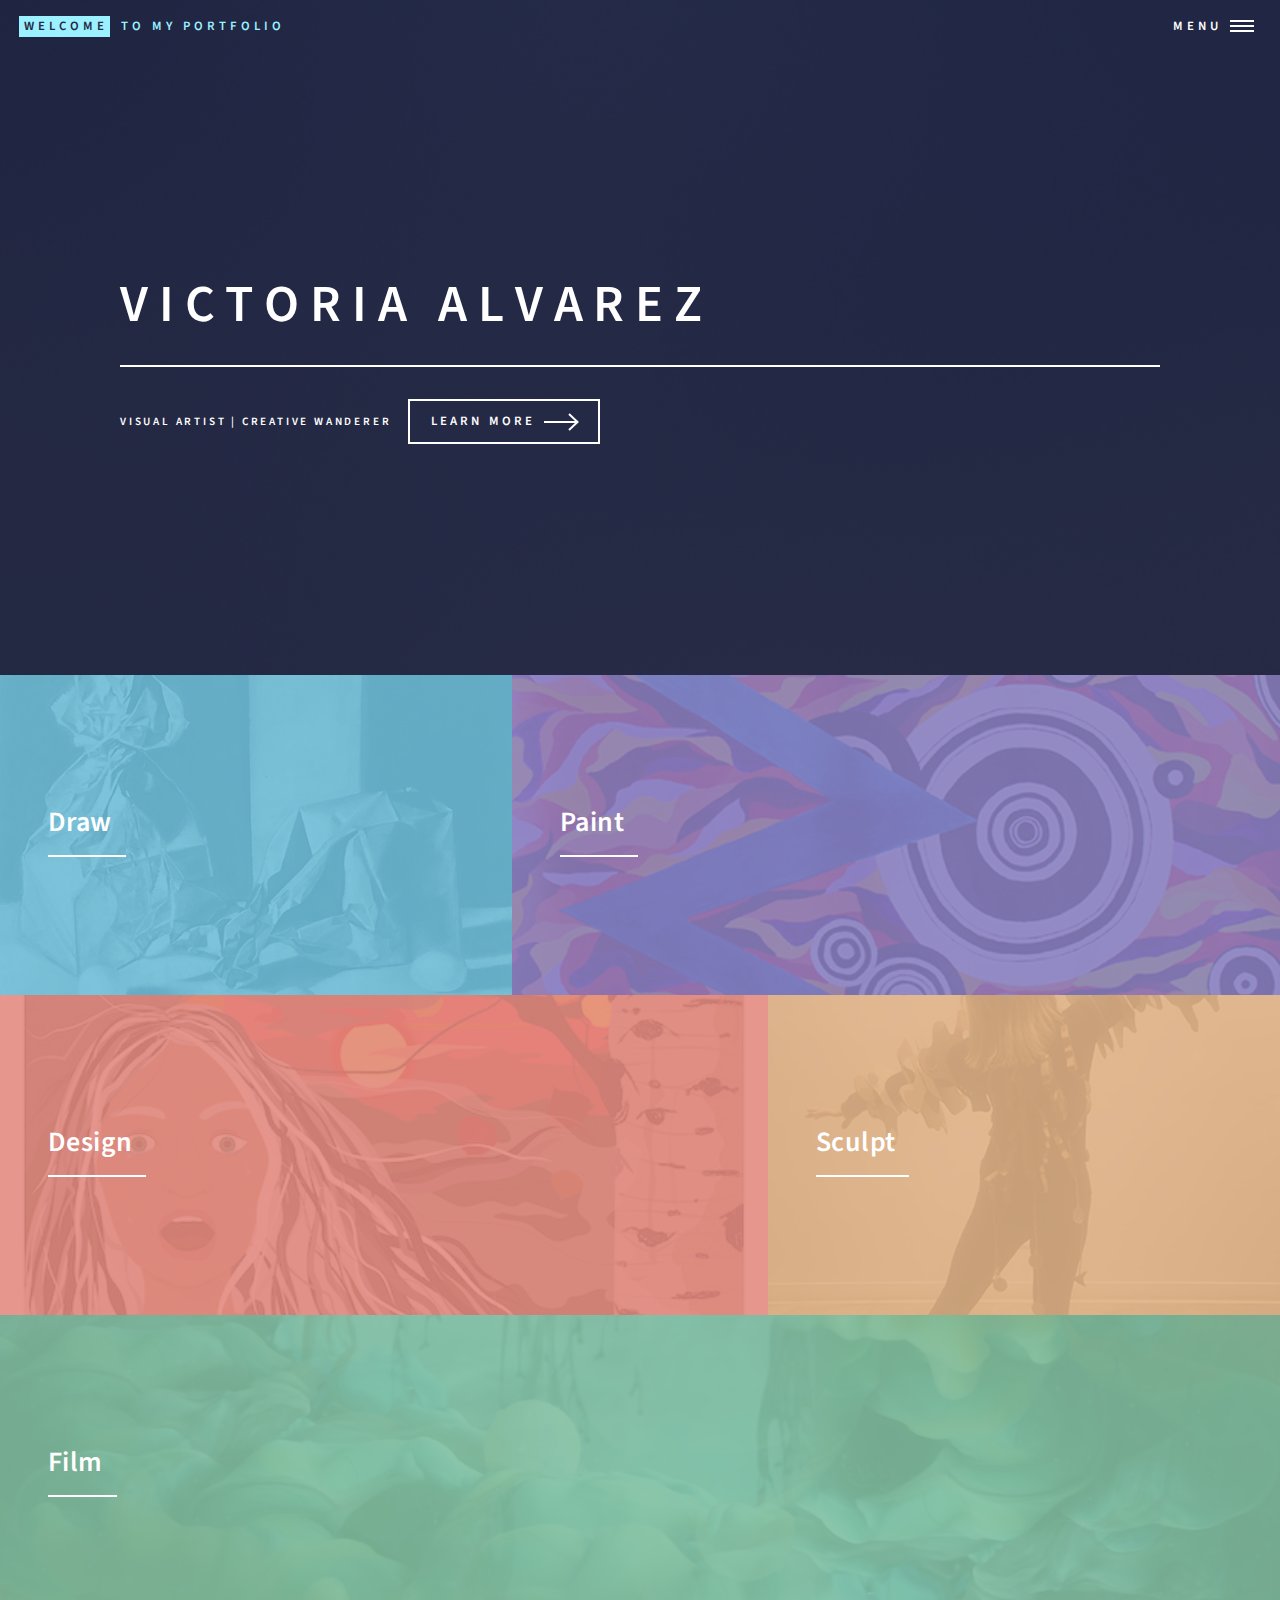
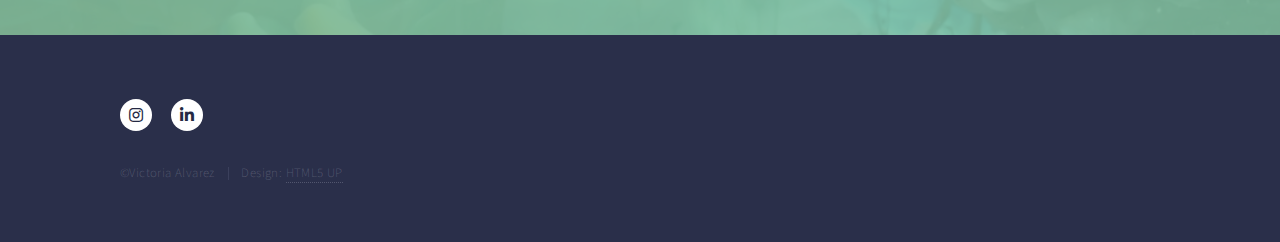
<file: index.html>
<!DOCTYPE HTML>
<!--
	Forty by HTML5 UP
	html5up.net | @ajlkn
	Free for personal and commercial use under the CCA 3.0 license (html5up.net/license)
-->
<html>
	<head>
		<title>Forty by HTML5 UP</title>
		<meta charset="utf-8" />
		<meta name="viewport" content="width=device-width, initial-scale=1, user-scalable=no" />
		<link rel="stylesheet" href="assets/css/main.css" />
		<noscript><link rel="stylesheet" href="assets/css/noscript.css" /></noscript>
	</head>
	<body class="is-preload">

		<!-- Wrapper -->
			<div id="wrapper">

				<!-- Header -->
					<header id="header" class="alt">
						<a href="index.html" class="logo"><strong>Welcome</strong> <span>to my Portfolio</span></a>
						<nav>
							<a href="#menu">Menu</a>
						</nav>
					</header>

				<!-- Menu -->
					<nav id="menu">
						<ul class="links">
							<li><a href="index.html">Home</a></li>
							<li><a href="Works.html">Works</a></li>
							<li><a href="About.html">About</a></li>
							<!-- <li><a href="elements.html">Elements</a></li> -->
						</ul>
					</nav>

				<!-- Banner -->
					<section id="banner" class="major">
						<div class="inner">
							<header class="major">
								<h1>V I C T O R I A &nbsp; A L V A R E Z</h1>
							</header>
							<div class="content">
								<p>Visual Artist | Creative Wanderer</p>
								<ul class="actions">
									<li><a href="About.html" class="button next scrolly">Learn More</a></li>
								</ul>
							</div>
						</div>
					</section>

				<!-- Main -->
					<div id="main">

						<!-- One -->
							<section id="one" class="tiles">
								<article>
									<span class="image">
										<img src="images/Draw/Paper_Bags_And_Eggs.jpg" alt="" />
									</span>
									<header class="major">
										<h3><a href="Draw.html" class="link">Draw</a></h3>
										<!-- <p>Ipsum dolor sit amet</p> -->
									</header>
								</article>
								<article>
									<span class="image">
										<img src="images/Paint/Bullseye.jpg" alt="" />
									</span>
									<header class="major">
										<h3><a href="Paint.html" class="link">Paint</a></h3>
										<!-- <p>feugiat amet tempus</p> -->
									</header>
								</article>
								<article>
									<span class="image">
										<img src="images/Design/Aspen_Image_2020.jpg" alt="" />
									</span>
									<header class="major">
										<h3><a href="Design.html" class="link">Design</a></h3>
										<!-- <p>Lorem etiam nullam</p> -->
									</header>
								</article>
								<article>
									<span class="image">
										<img src="images/Sculpt/Topo_Back_Wings.jpg" alt="" />
									</span>
									<header class="major">
										<h3><a href="Sculpt.html" class="link">Sculpt</a></h3>
										<!-- <p>Nisl sed aliquam</p> -->
									</header>
								</article>
								<article class="full-width green">
									<span class="image">
										<img src="images/Film/Sploosh_One.jpg" alt="" />
									</span>
									<header class="major">
										<h3><a href="Film.html" class="link">Film</a></h3>
										<!-- <p>Ipsum dolor sit amet</p> -->
									</header>
								</article>
								<!-- <articleclass="full-width">
									<span class="image">
										<img src="images/pic06.jpg" alt="" />
									</span>
									<header class="major">
										<h3><a href="landing.html" class="link">Etiam</a></h3>
										<p>Feugiat amet tempus</p>
									</header>
								</articleclass="full-width"> -->
							</section>

						<!-- Two -->
							<!-- <section id="two">
								<div class="inner">
									<header class="major">
										<h2>Massa libero</h2>
									</header>
									<p>Nullam et orci eu lorem consequat tincidunt vivamus et sagittis libero. Mauris aliquet magna magna sed nunc rhoncus pharetra. Pellentesque condimentum sem. In efficitur ligula tate urna. Maecenas laoreet massa vel lacinia pellentesque lorem ipsum dolor. Nullam et orci eu lorem consequat tincidunt. Vivamus et sagittis libero. Mauris aliquet magna magna sed nunc rhoncus amet pharetra et feugiat tempus.</p>
									<ul class="actions">
										<li><a href="landing.html" class="button next">Get Started</a></li>
									</ul>
								</div>
							</section>

					</div> -->

				<!-- Contact -->
					<!-- <section id="contact">
						<div class="inner">
							<section>
								<form method="post" action="#">
									<div class="fields">
										<div class="field half">
											<label for="name">Name</label>
											<input type="text" name="name" id="name" />
										</div>
										<div class="field half">
											<label for="email">Email</label>
											<input type="text" name="email" id="email" />
										</div>
										<div class="field">
											<label for="message">Message</label>
											<textarea name="message" id="message" rows="6"></textarea>
										</div>
									</div>
									<ul class="actions">
										<li><input type="submit" value="Send Message" class="primary" /></li>
										<li><input type="reset" value="Clear" /></li>
									</ul>
								</form>
							</section>
							<section class="split">
								<section>
									<div class="contact-method">
										<span class="icon solid alt fa-envelope"></span>
										<h3>Email</h3>
										<a href="#">information@untitled.tld</a>
									</div>
								</section>
								<section>
									<div class="contact-method">
										<span class="icon solid alt fa-phone"></span>
										<h3>Phone</h3>
										<span>(000) 000-0000 x12387</span>
									</div>
								</section>
								<section>
									<div class="contact-method">
										<span class="icon solid alt fa-home"></span>
										<h3>Address</h3>
										<span>1234 Somewhere Road #5432<br />
										Nashville, TN 00000<br />
										United States of America</span>
									</div>
								</section>
							</section>
						</div>
					</section> -->

				<!-- Footer -->
					<footer id="footer">
						<div class="inner">
							<ul class="icons">
								<!-- <li><a href="#" class="icon brands alt fa-twitter"><span class="label">Twitter</span></a></li>
								<li><a href="#" class="icon brands alt fa-facebook-f"><span class="label">Facebook</span></a></li> -->
								<li><a href="https://www.instagram.com/victoria_alvarez_art/" class="icon brands alt fa-instagram"><span class="label">Instagram</span></a></li>
								<!-- <li><a href="#" class="icon brands alt fa-github"><span class="label">GitHub</span></a></li> -->
								<li><a href="https://www.linkedin.com/in/victoria-a-alvarez" class="icon brands alt fa-linkedin-in"><span class="label">LinkedIn</span></a></li>
							</ul>
							<ul class="copyright">
								<li>&copy;Victoria Alvarez</li><li>Design: <a href="https://html5up.net">HTML5 UP</a></li>
							</ul>
						</div>
					</footer>

			</div>

		<!-- Scripts -->
			<script src="assets/js/jquery.min.js"></script>
			<script src="assets/js/jquery.scrolly.min.js"></script>
			<script src="assets/js/jquery.scrollex.min.js"></script>
			<script src="assets/js/browser.min.js"></script>
			<script src="assets/js/breakpoints.min.js"></script>
			<script src="assets/js/util.js"></script>
			<script src="assets/js/main.js"></script>

	</body>
</html>
</file>
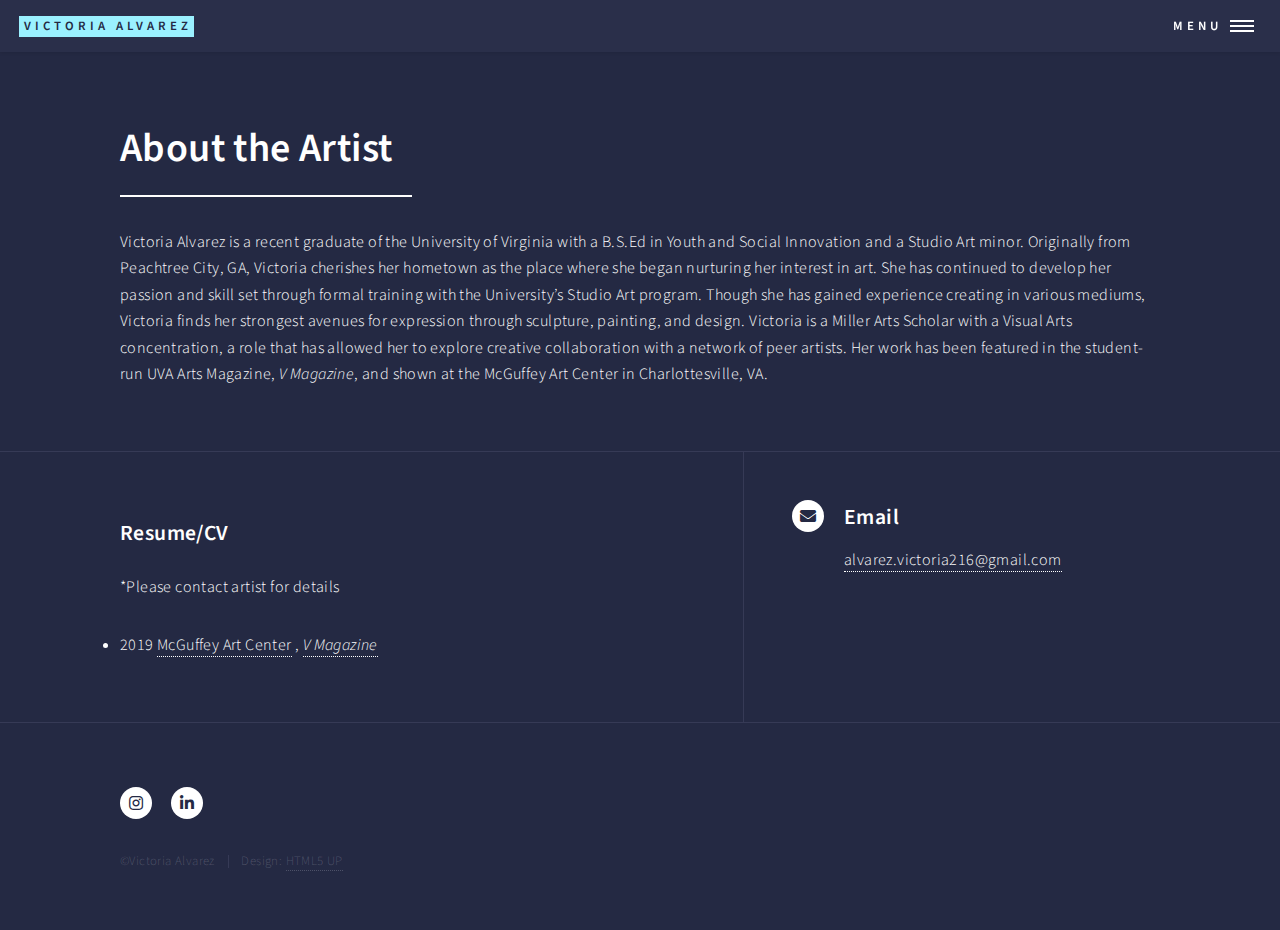
<file: About.html>
<!DOCTYPE HTML>
<!--
	Forty by HTML5 UP
	html5up.net | @ajlkn
	Free for personal and commercial use under the CCA 3.0 license (html5up.net/license)
-->
<html>
	<head>
		<title>Generic</title>
		<meta charset="utf-8" />
		<meta name="viewport" content="width=device-width, initial-scale=1, user-scalable=no" />
		<link rel="stylesheet" href="assets/css/main.css" />
		<noscript><link rel="stylesheet" href="assets/css/noscript.css" /></noscript>
	</head>
	<body class="is-preload">

		<!-- Wrapper -->
			<div id="wrapper">

				<!-- Header -->
					<header id="header">
						<a href="index.html" class="logo"><strong>Victoria <span>Alvarez</span></strong></a>
						<nav>
							<a href="#menu">Menu</a>
						</nav>
					</header>

				<!-- Menu -->
					<nav id="menu">
						<ul class="links">
							<li><a href="index.html">Home</a></li>
							<li><a href="Works.html">Works</a></li>
							<!-- <li><a href="landing.html">Landing</a></li> -->
							<!-- <li><a href="generic.html">Generic</a></li> -->
							<!-- <li><a href="elements.html">Elements</a></li> -->
						</ul>
						<ul class="actions stacked">
							<!-- <li><a href="#" class="button primary fit">Get Started</a></li> -->
							<!-- <li><a href="#" class="button fit">Log In</a></li> -->
						</ul>
					</nav>

				<!-- Main -->
					<div id="main" class="alt">

						<!-- One -->
						</section>
							<section id="one">
								<div class="inner">
									<header class="major">
										<h1>About the Artist</h1>
									</header>
									<p>Victoria Alvarez is a recent graduate of the University of Virginia with a B.S.Ed in Youth and Social Innovation and a Studio Art minor. Originally from Peachtree City, GA, Victoria cherishes her hometown as the place where she began nurturing her interest in art. She has continued to develop her passion and skill set through formal training with the University’s Studio Art program. Though she has gained experience creating in various mediums, Victoria finds her strongest avenues for expression through sculpture, painting, and design.  Victoria is a Miller Arts Scholar with a Visual Arts concentration, a role that has allowed her to explore creative collaboration with a network of peer artists. Her work has been featured in the student-run UVA Arts Magazine, <i>V Magazine</i>, and shown at the McGuffey Art Center in Charlottesville, VA.</p> 
									</p></p> 
									<p></p>
									<p></p>
								</div>
							</section>

					</div>

				<!-- Contact -->
					<section id="contact">
						<div class="inner">
							<section>
									<div class="inner">
										<header class="minor">
											<h3>Resume/CV</h3>
										</header> 
										<p>*Please contact artist for details</p>
										<p><li>2019 <a href="https://www.mcguffeyartcenter.com">McGuffey Art Center</a> , <a href="https://issuu.com/v-magazine-uva"><i>V Magazine</i></a></i></li></p>
									</div>
								<!-- <form method="post" action="#">
									<div class="fields">
										<div class="field half">
											<label for="name">Name</label>
											<input type="text" name="name" id="name" />
										</div>
										<div class="field half">
											<label for="email">Email</label>
											<input type="text" name="email" id="email" />
										</div>
										<div class="field">
											<label for="message">Message</label>
											<textarea name="message" id="message" rows="6"></textarea>
										</div>
									</div>
									<ul class="actions">
										<li><input type="submit" value="Send Message" class="primary" /></li>
										<li><input type="reset" value="Clear" /></li>
									</ul>
								</form> -->
							</section>
							<section class="split">
								<section>
									<div class="contact-method">
										<span class="icon solid alt fa-envelope"></span>
										<h3>Email</h3>
										<a href="#">alvarez.victoria216@gmail.com</a>
									</div>
								</section>
								<!-- <section>
									<div class="contact-method">
										<span class="icon solid alt fa-phone"></span>
										<h3>Phone</h3>
										<span>XXXXXXXXX</span>
									</div>
								</section>
								<section>
									<div class="contact-method">
										<span class="icon solid alt fa-home"></span>
										<h3>Address</h3>
										<span>1234 Somewhere Road #5432<br />
										Nashville, TN 00000<br />
										United States of America</span>
									</div>
								</section> -->
							</section>
						</div>
					</section>

				<!-- Footer -->
					<footer id="footer">
						<div class="inner">
							<ul class="icons">
								<!-- <li><a href="#" class="icon brands alt fa-twitter"><span class="label">Twitter</span></a></li>
								<li><a href="#" class="icon brands alt fa-facebook-f"><span class="label">Facebook</span></a></li> -->
								<li><a href="https://www.instagram.com/victoria_alvarez_art/" class="icon brands alt fa-instagram"><span class="label">Instagram</span></a></li>
								<!-- <li><a href="#" class="icon brands alt fa-github"><span class="label">GitHub</span></a></li> -->
								<li><a href="https://www.linkedin.com/in/victoria-a-alvarez" class="icon brands alt fa-linkedin-in"><span class="label">LinkedIn</span></a></li>
							</ul>
							<ul class="copyright">
								<li>&copy;Victoria Alvarez</li><li>Design: <a href="https://html5up.net">HTML5 UP</a></li>
							</ul>
						</div>
					</footer>

			</div>

		<!-- Scripts -->
			<script src="assets/js/jquery.min.js"></script>
			<script src="assets/js/jquery.scrolly.min.js"></script>
			<script src="assets/js/jquery.scrollex.min.js"></script>
			<script src="assets/js/browser.min.js"></script>
			<script src="assets/js/breakpoints.min.js"></script>
			<script src="assets/js/util.js"></script>
			<script src="assets/js/main.js"></script>

	</body>
</html>
</file>
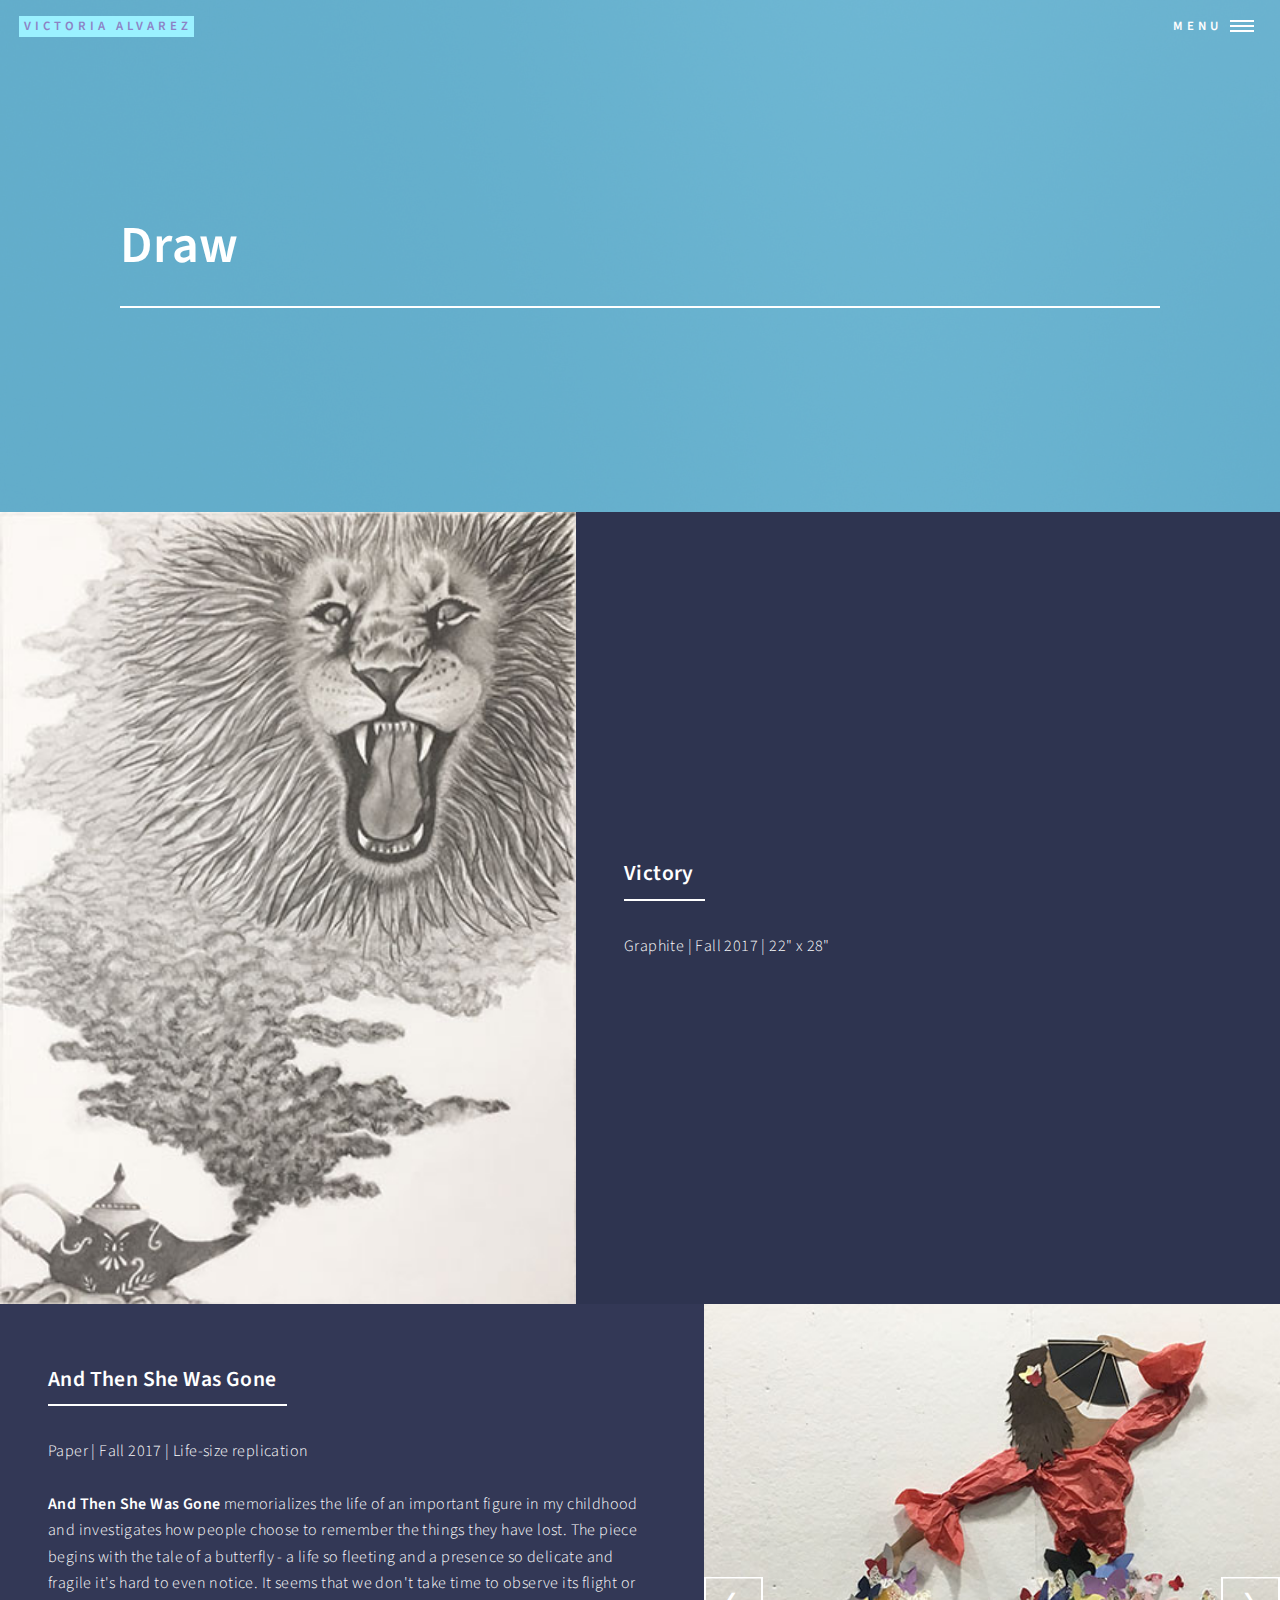
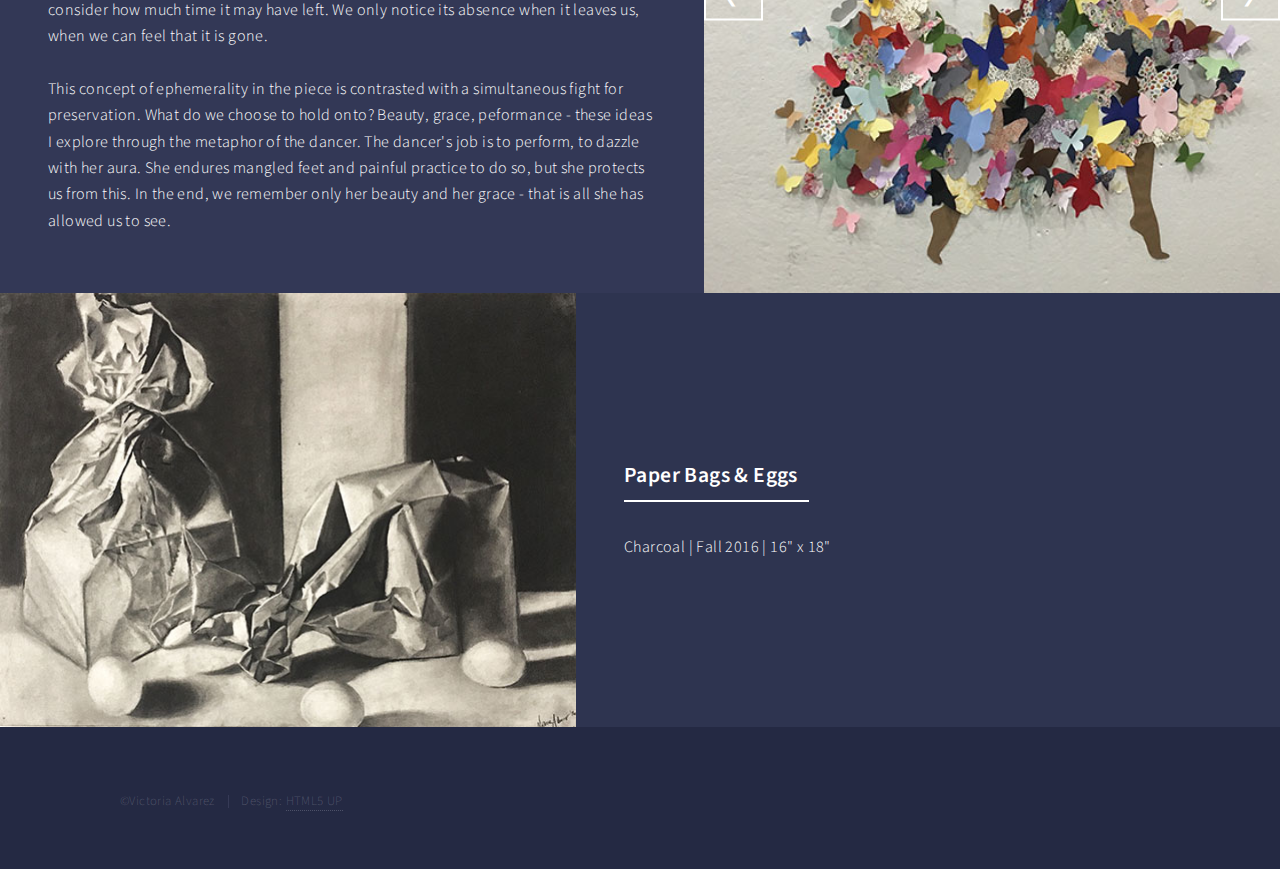
<file: Draw.html>
<!DOCTYPE HTML>
<!--
	Forty by HTML5 UP
	html5up.net | @ajlkn
	Free for personal and commercial use under the CCA 3.0 license (html5up.net/license)
-->
<html>
	<head>
		<title>Landing</title>
		<meta charset="utf-8" />
		<meta name="viewport" content="width=device-width, initial-scale=1, user-scalable=no" />
		<link rel="stylesheet" href="assets/css/main.css" />
		

		<noscript><link rel="stylesheet" href="assets/css/noscript.css" /></noscript>
	</head>
	<body class="is-preload">

		<!-- Wrapper -->
			<div id="wrapper">

				<!-- Header -->
				<!-- Note: The "styleN" class below should match that of the banner element. -->
					<header id="header" class="alt style2">
						<a href="index.html" class="logo"><strong>Victoria <span>Alvarez</span></strong></a>
						<nav>
							<a href="#menu">Menu</a>
						</nav>
					</header>

				<!-- Menu -->
				<nav id="menu">
					<ul class="links">
						<li><a href="index.html">Home</a></li>
						<li><a href="Works.html">Works</a></li>
						<li><a href="About.html">About</a></li>
					</ul>
					</ul>
				</nav>

				<!-- Banner -->
				<!-- Note: The "styleN" class below should match that of the header element. -->
					<section id="banner" class="style1">
						<div class="inner">
							<span class="image">
								<img src="images/pic07.jpg" alt="" />
							</span>
							<header class="major">
								<h1>Draw</h1>
							</header>
							<div class="content">
								<!-- <p>XXX</p> -->
							</div>
						</div>
					</section>

				<!-- Main -->
					<div id="main">

						<!-- One -->
							<!-- <section id="one"> -->
								<!-- <div class="inner">
									<header class="major">
										<h2>Sed amet aliquam</h2>
									</header>
									<p>Nullam et orci eu lorem consequat tincidunt vivamus et sagittis magna sed nunc rhoncus condimentum sem. In efficitur ligula tate urna. Maecenas massa vel lacinia pellentesque lorem ipsum dolor. Nullam et orci eu lorem consequat tincidunt. Vivamus et sagittis libero. Nullam et orci eu lorem consequat tincidunt vivamus et sagittis magna sed nunc rhoncus condimentum sem. In efficitur ligula tate urna.</p>
								</div>
							</section> -->

						<!-- Two -->
							<section id="two" class="spotlights">
								<section>
									<a class="image">
										<img src="images/Draw/My_Name.jpg" alt="" data-position="center center" />
										<!-- <img src="images/Draw/Lion_Drawing.jpg" alt="" data-position="center center" /> -->
									</a>
									<div class="content">
										<div class="inner">
											<header class="major">
												<h3>Victory</h3>
											</header>
											<p>Graphite | Fall 2017 | 22" x 28"</p>
										</div>
									</div>
								</section>
								<section>
									<a class="image">
										<img class="mySlides" src="images/Draw/Butterflies_One.jpg" alt="" data-position="top center" />
										<img class="mySlides" src="images/Draw/Butterflies_Me.jpg" alt="" />
										<img class="mySlides" src="images/Draw/Butterflies_Two.jpg" alt="" />								 
									
										<button class="w3-button w3-display-left" onclick="plusDivs(-1)">&#10094;</button>
										<button class="w3-button w3-display-right" onclick="plusDivs(+1)">&#10095;</button>
									 
										<script>
											var slideIndex = 1;
											showDivs(slideIndex);
									 
											function plusDivs(n) {
												showDivs(slideIndex += n);
											}
									 
											function showDivs(n) {
												var i;
												var x = document.getElementsByClassName("mySlides");
												if (n > x.length) { slideIndex = 1 }
												if (n < 1) { slideIndex = x.length }
												for (i = 0; i < x.length; i++) {
													x[i].style.display = "none";
												}
												x[slideIndex - 1].style.display = "block";
											}
										</script>
									 
									</a>
									<div class="content">
										<div class="inner">
											<header class="major">
												<h3>And Then She Was Gone</h3>
											</header>
											<p> Paper | Fall 2017 | Life-size replication </br> </br> <strong> And Then She Was Gone</strong> memorializes the life of an important figure in my childhood and investigates how people choose to remember the things they have lost. The piece begins with the tale of a butterfly - a life so fleeting and a presence so delicate and fragile it's hard to even notice. It seems that we don't take time to observe its flight or consider how much time it may have left. We only notice its absence when it leaves us, when we can feel that it is gone. </br> </br> This concept of ephemerality in the piece is contrasted with a simultaneous fight for preservation. What do we choose to hold onto? Beauty, grace, peformance - these ideas I explore through the metaphor of the dancer. The dancer's job is to perform, to dazzle with her aura. She endures mangled feet and painful practice to do so, but she protects us from this. In the end, we remember only her beauty and her grace - that is all she has allowed us to see.</p>
										</div>
									</div>
								</section>
								<section>
									<a class="image">
										<img src="images/Draw/Paper_Bags_And_Eggs.jpg" alt="" data-position="25% 25%" />
									</a>
									<div class="content">
										<div class="inner">
											<header class="major">
												<h3>Paper Bags & Eggs</h3>
											</header>
											<p>Charcoal | Fall 2016 | 16" x 18"</p>
										</div>
									</div>
								</section>
							</section>

						<!-- Three -->
							<!-- <section id="three">
								<div class="inner">
									<header class="major">
										<h2>Massa libero</h2>
									</header>
									<p>Nullam et orci eu lorem consequat tincidunt vivamus et sagittis libero. Mauris aliquet magna magna sed nunc rhoncus pharetra. Pellentesque condimentum sem. In efficitur ligula tate urna. Maecenas laoreet massa vel lacinia pellentesque lorem ipsum dolor. Nullam et orci eu lorem consequat tincidunt. Vivamus et sagittis libero. Mauris aliquet magna magna sed nunc rhoncus amet pharetra et feugiat tempus.</p>
									<ul class="actions">
										<li><a href="generic.html" class="button next">Get Started</a></li>
									</ul>
								</div>
							</section> -->

					</div>
				<!-- Footer -->
					<footer id="footer">
						<div class="inner">
							<!-- <ul class="icons">
								<li><a href="#" class="icon brands alt fa-twitter"><span class="label">Twitter</span></a></li>
								<li><a href="#" class="icon brands alt fa-facebook-f"><span class="label">Facebook</span></a></li>
								<li><a href="#" class="icon brands alt fa-instagram"><span class="label">Instagram</span></a></li>
								<li><a href="#" class="icon brands alt fa-github"><span class="label">GitHub</span></a></li>
								<li><a href="#" class="icon brands alt fa-linkedin-in"><span class="label">LinkedIn</span></a></li>
							</ul> -->
							<ul class="copyright">
								<li>&copy;Victoria Alvarez</li><li>Design: <a href="https://html5up.net">HTML5 UP</a></li>
							</ul>
						</div>
					</footer>

			</div>

		<!-- Scripts -->
			<script src="assets/js/jquery.min.js"></script>
			<script src="assets/js/jquery.scrolly.min.js"></script>
			<script src="assets/js/jquery.scrollex.min.js"></script>
			<script src="assets/js/browser.min.js"></script>
			<script src="assets/js/breakpoints.min.js"></script>
			<script src="assets/js/util.js"></script>
			<script src="assets/js/main.js"></script>

	</body>
</html>
</file>
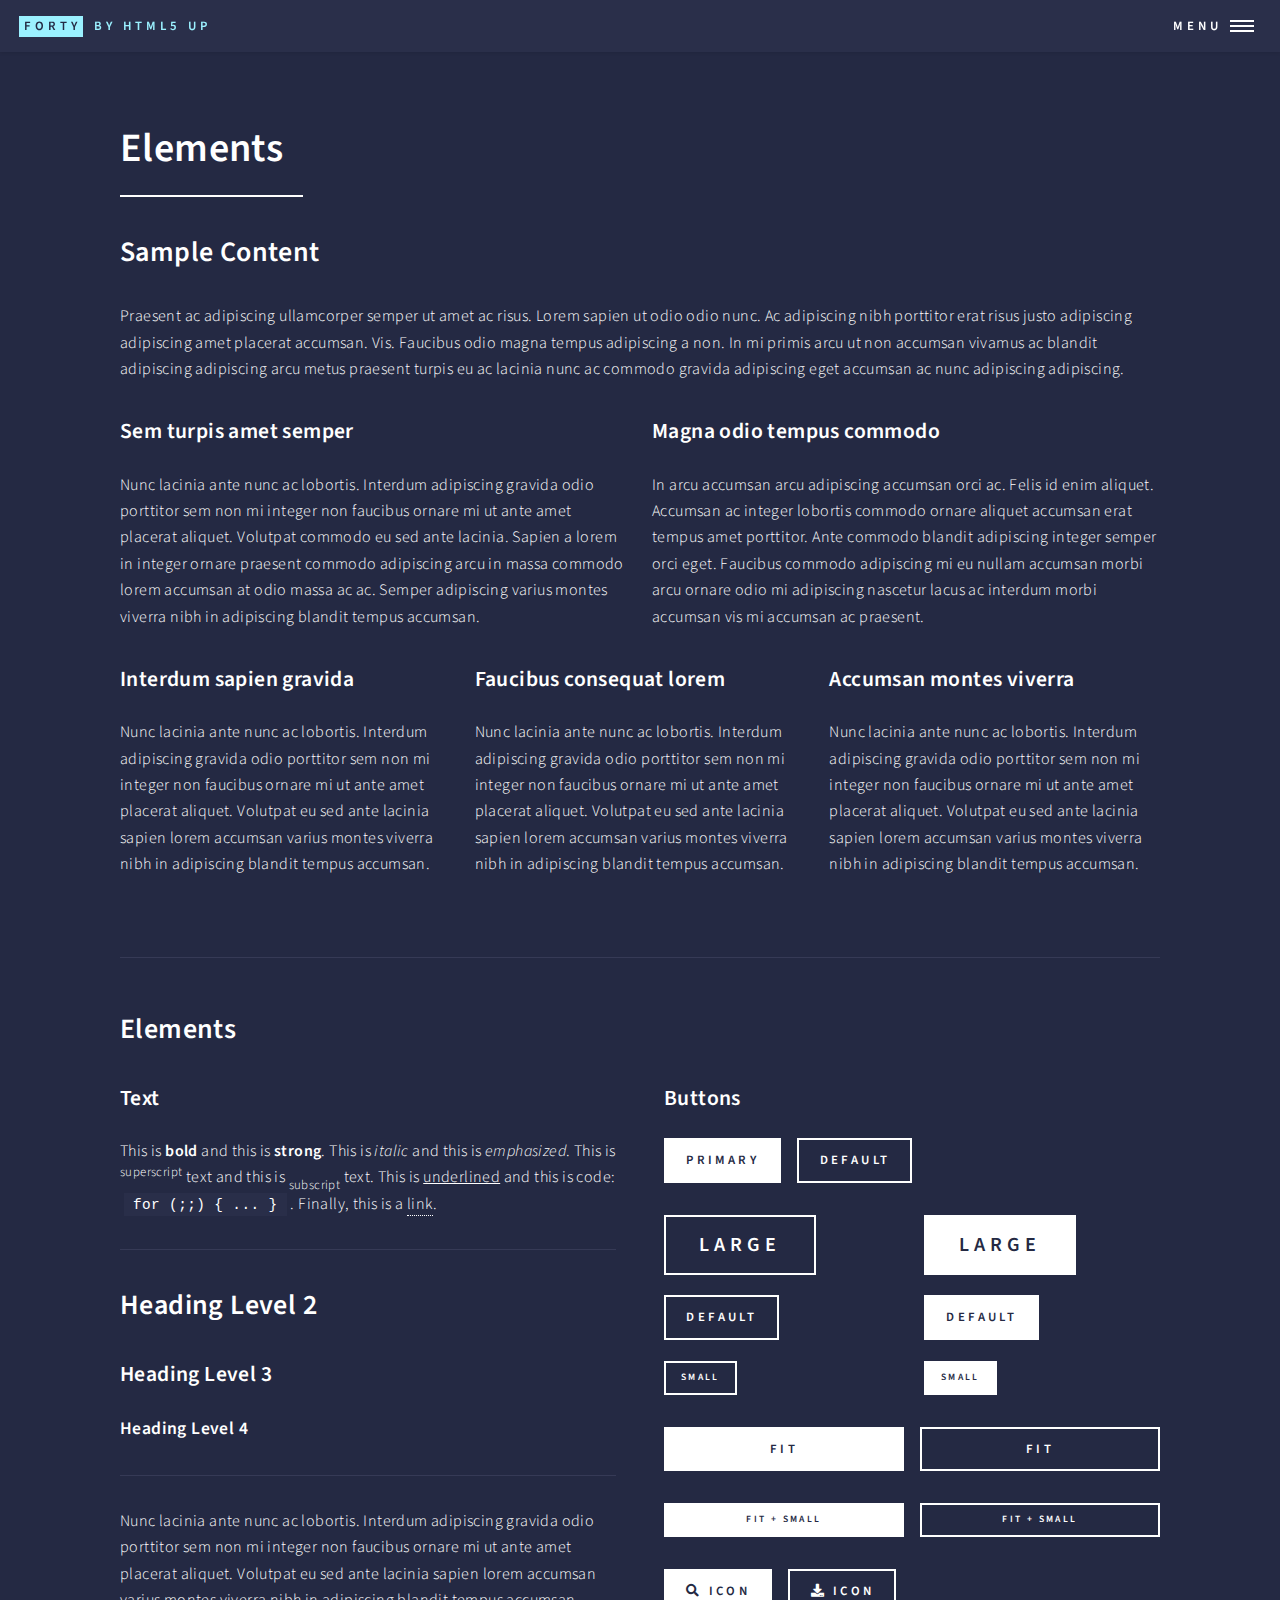
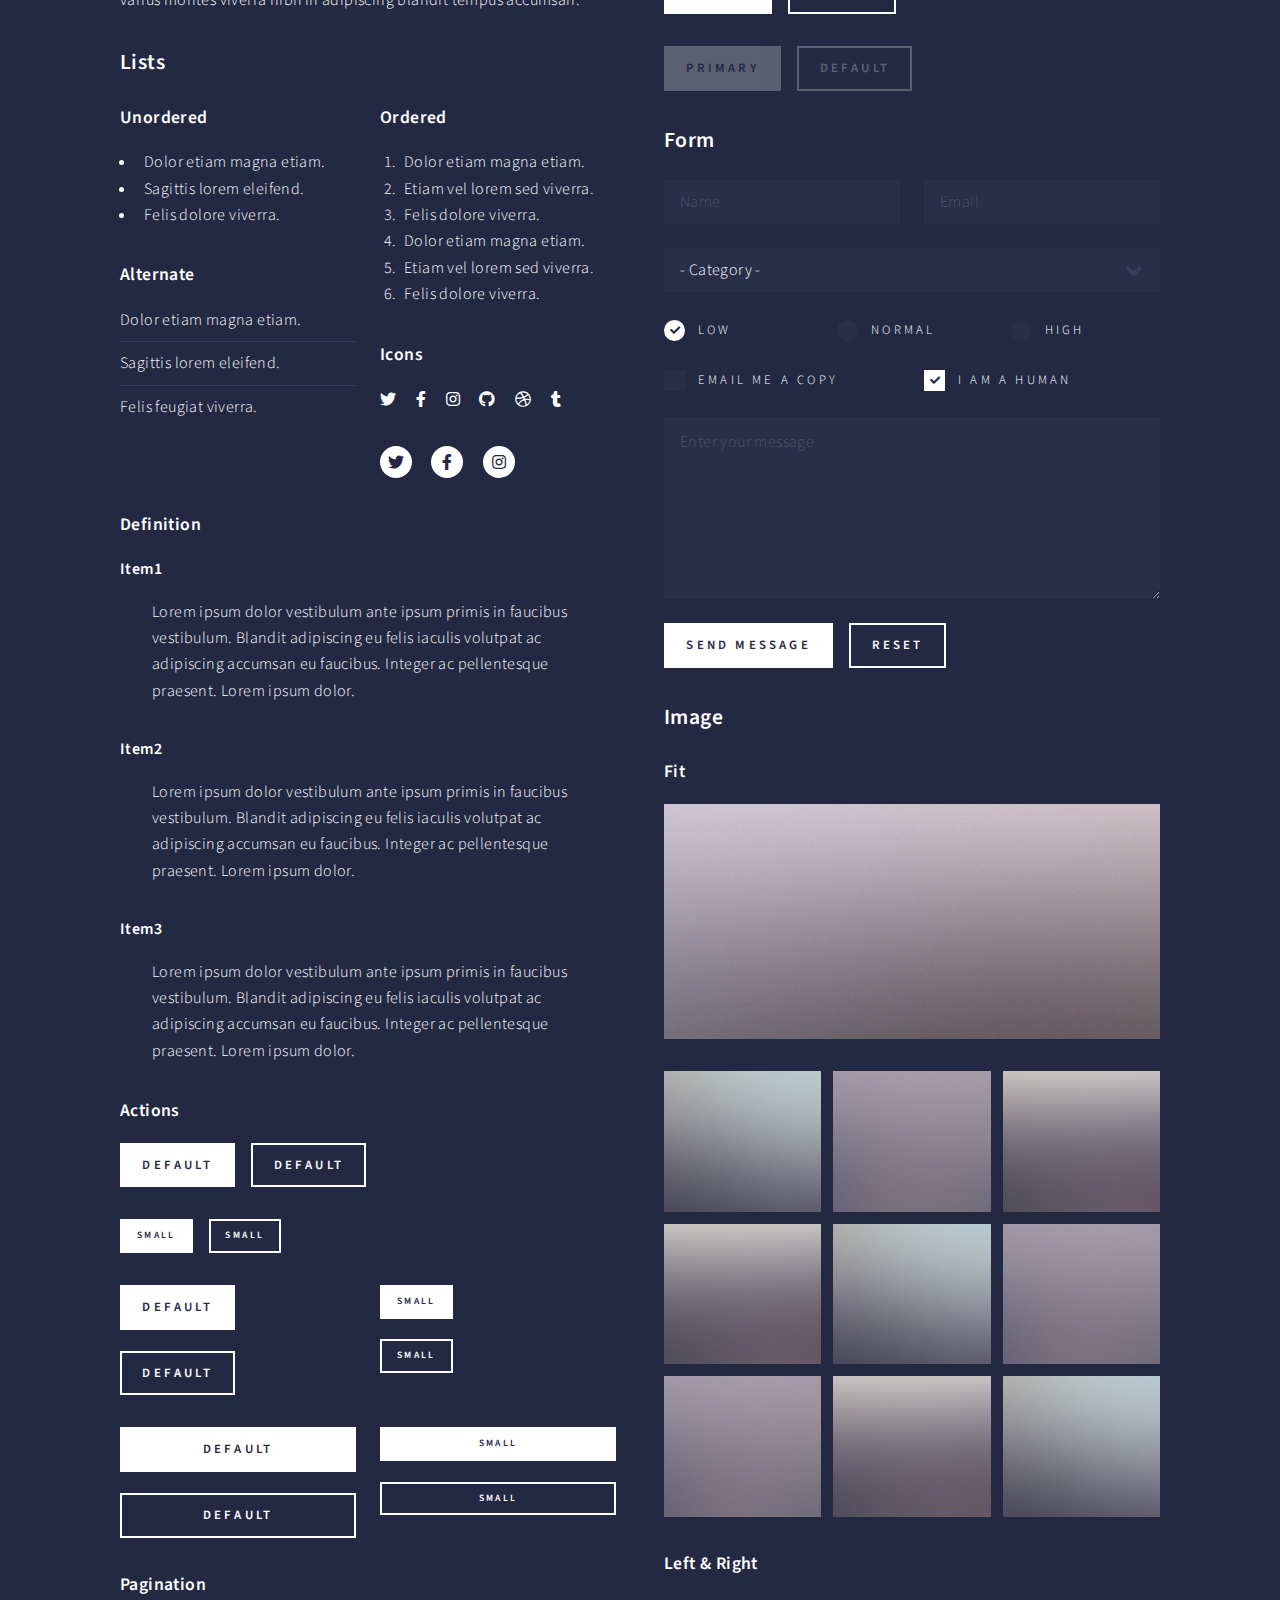
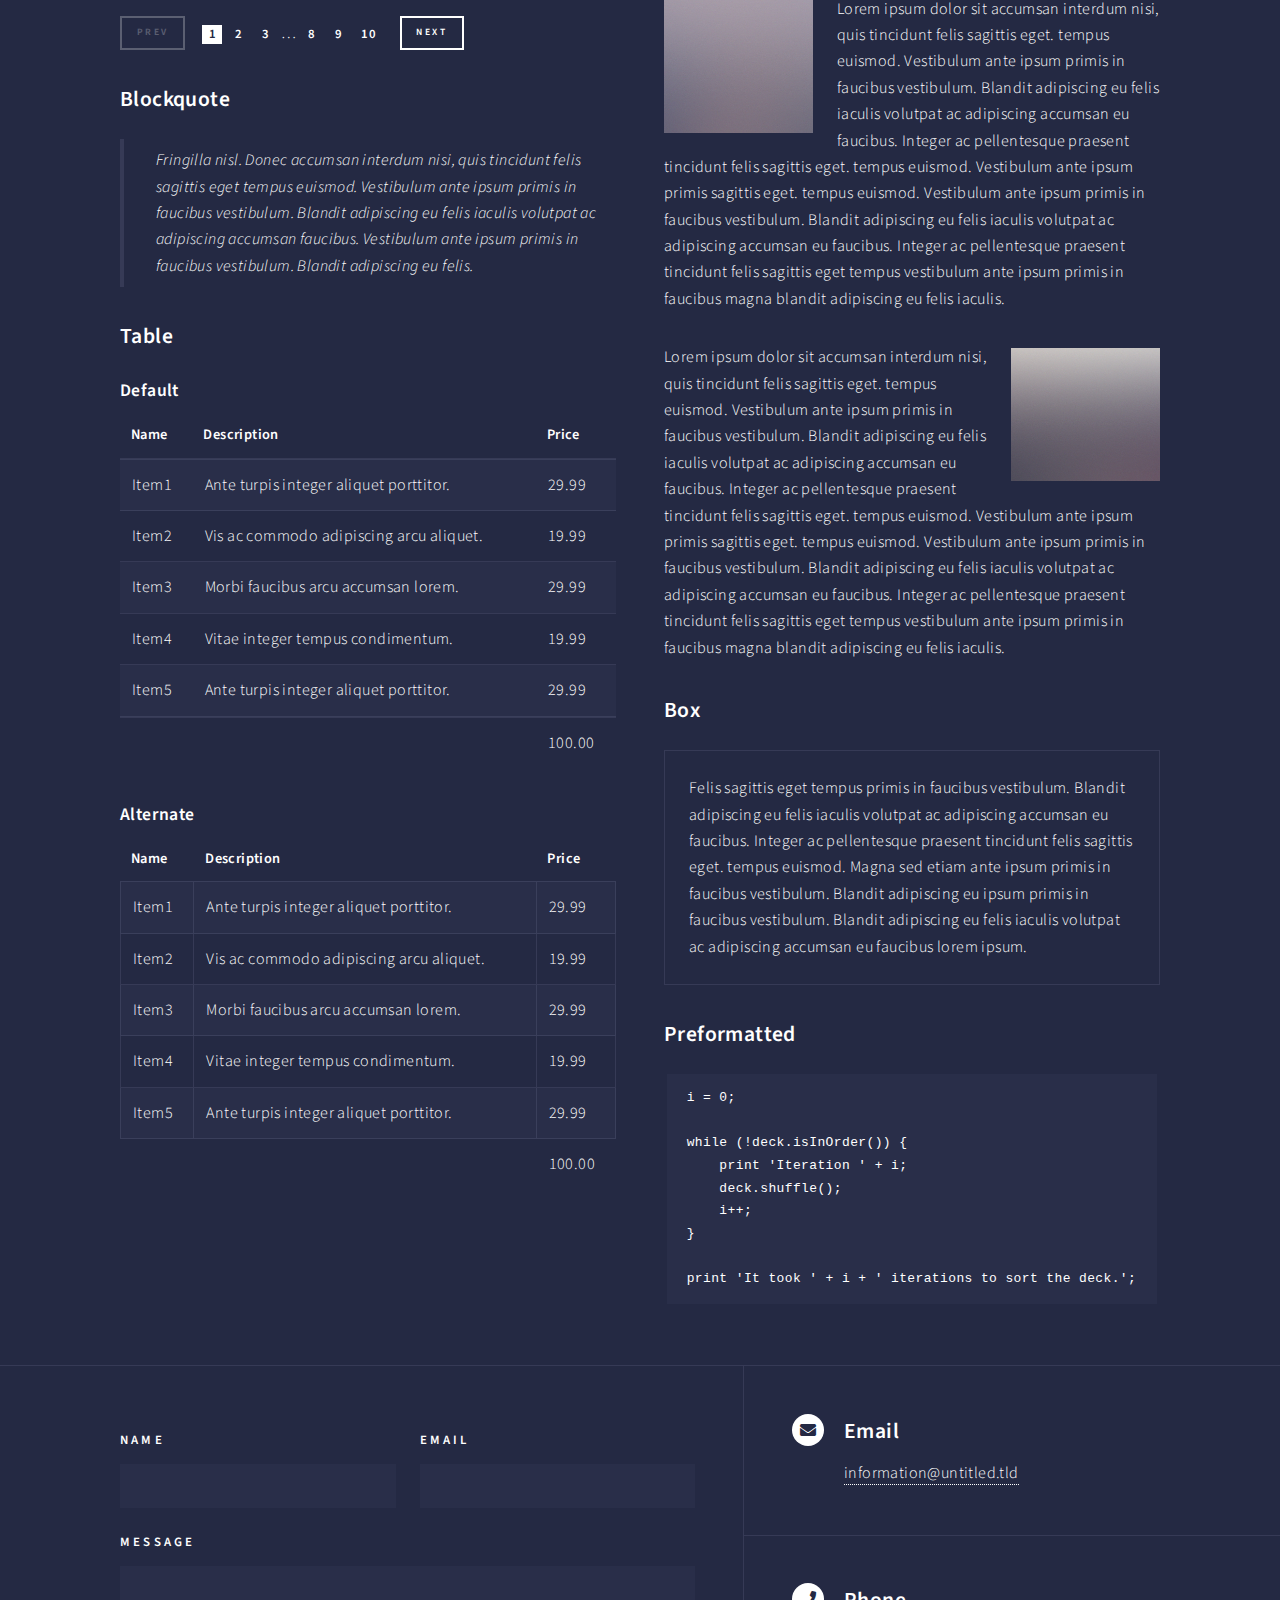
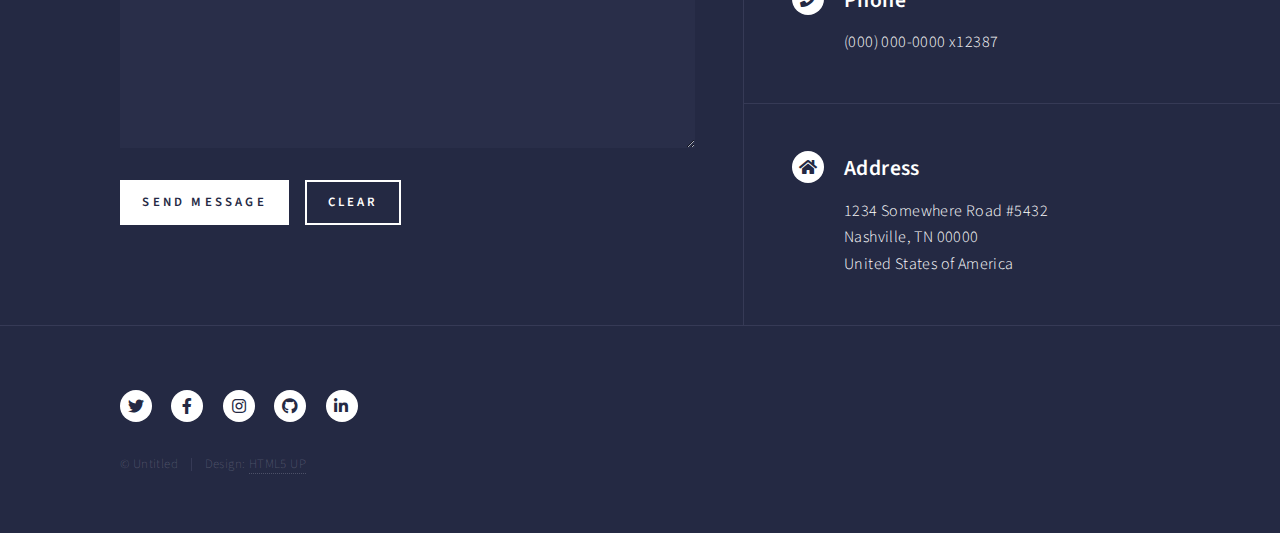
<file: elements.html>
<!DOCTYPE HTML>
<!--
	Forty by HTML5 UP
	html5up.net | @ajlkn
	Free for personal and commercial use under the CCA 3.0 license (html5up.net/license)
-->
<html>
	<head>
		<title>Elements - Forty by HTML5 UP</title>
		<meta charset="utf-8" />
		<meta name="viewport" content="width=device-width, initial-scale=1, user-scalable=no" />
		<link rel="stylesheet" href="assets/css/main.css" />
		<noscript><link rel="stylesheet" href="assets/css/noscript.css" /></noscript>
	</head>
	<body class="is-preload">

		<!-- Wrapper -->
			<div id="wrapper">

				<!-- Header -->
					<header id="header">
						<a href="index.html" class="logo"><strong>Forty</strong> <span>by HTML5 UP</span></a>
						<nav>
							<a href="#menu">Menu</a>
						</nav>
					</header>

				<!-- Menu -->
					<nav id="menu">
						<ul class="links">
							<li><a href="index.html">Home</a></li>
							<li><a href="landing.html">Landing</a></li>
							<li><a href="generic.html">Generic</a></li>
							<li><a href="elements.html">Elements</a></li>
						</ul>
						<ul class="actions stacked">
							<li><a href="#" class="button primary fit">Get Started</a></li>
							<li><a href="#" class="button fit">Log In</a></li>
						</ul>
					</nav>

				<!-- Main -->
					<div id="main" class="alt">

						<!-- One -->
							<section id="one">
								<div class="inner">
									<header class="major">
										<h1>Elements</h1>
									</header>

									<!-- Content -->
										<h2 id="content">Sample Content</h2>
										<p>Praesent ac adipiscing ullamcorper semper ut amet ac risus. Lorem sapien ut odio odio nunc. Ac adipiscing nibh porttitor erat risus justo adipiscing adipiscing amet placerat accumsan. Vis. Faucibus odio magna tempus adipiscing a non. In mi primis arcu ut non accumsan vivamus ac blandit adipiscing adipiscing arcu metus praesent turpis eu ac lacinia nunc ac commodo gravida adipiscing eget accumsan ac nunc adipiscing adipiscing.</p>
										<div class="row">
											<div class="col-6 col-12-small">
												<h3>Sem turpis amet semper</h3>
												<p>Nunc lacinia ante nunc ac lobortis. Interdum adipiscing gravida odio porttitor sem non mi integer non faucibus ornare mi ut ante amet placerat aliquet. Volutpat commodo eu sed ante lacinia. Sapien a lorem in integer ornare praesent commodo adipiscing arcu in massa commodo lorem accumsan at odio massa ac ac. Semper adipiscing varius montes viverra nibh in adipiscing blandit tempus accumsan.</p>
											</div>
											<div class="col-6 col-12-small">
												<h3>Magna odio tempus commodo</h3>
												<p>In arcu accumsan arcu adipiscing accumsan orci ac. Felis id enim aliquet. Accumsan ac integer lobortis commodo ornare aliquet accumsan erat tempus amet porttitor. Ante commodo blandit adipiscing integer semper orci eget. Faucibus commodo adipiscing mi eu nullam accumsan morbi arcu ornare odio mi adipiscing nascetur lacus ac interdum morbi accumsan vis mi accumsan ac praesent.</p>
											</div>
											<!-- Break -->
											<div class="col-4 col-12-medium">
												<h3>Interdum sapien gravida</h3>
												<p>Nunc lacinia ante nunc ac lobortis. Interdum adipiscing gravida odio porttitor sem non mi integer non faucibus ornare mi ut ante amet placerat aliquet. Volutpat eu sed ante lacinia sapien lorem accumsan varius montes viverra nibh in adipiscing blandit tempus accumsan.</p>
											</div>
											<div class="col-4 col-12-medium">
												<h3>Faucibus consequat lorem</h3>
												<p>Nunc lacinia ante nunc ac lobortis. Interdum adipiscing gravida odio porttitor sem non mi integer non faucibus ornare mi ut ante amet placerat aliquet. Volutpat eu sed ante lacinia sapien lorem accumsan varius montes viverra nibh in adipiscing blandit tempus accumsan.</p>
											</div>
											<div class="col-4 col-12-medium">
												<h3>Accumsan montes viverra</h3>
												<p>Nunc lacinia ante nunc ac lobortis. Interdum adipiscing gravida odio porttitor sem non mi integer non faucibus ornare mi ut ante amet placerat aliquet. Volutpat eu sed ante lacinia sapien lorem accumsan varius montes viverra nibh in adipiscing blandit tempus accumsan.</p>
											</div>
										</div>

									<hr class="major" />

									<!-- Elements -->
										<h2 id="elements">Elements</h2>
										<div class="row gtr-200">
											<div class="col-6 col-12-medium">

												<!-- Text stuff -->
													<h3>Text</h3>
													<p>This is <b>bold</b> and this is <strong>strong</strong>. This is <i>italic</i> and this is <em>emphasized</em>.
													This is <sup>superscript</sup> text and this is <sub>subscript</sub> text.
													This is <u>underlined</u> and this is code: <code>for (;;) { ... }</code>.
													Finally, this is a <a href="#">link</a>.</p>
													<hr />
													<h2>Heading Level 2</h2>
													<h3>Heading Level 3</h3>
													<h4>Heading Level 4</h4>
													<hr />
													<p>Nunc lacinia ante nunc ac lobortis. Interdum adipiscing gravida odio porttitor sem non mi integer non faucibus ornare mi ut ante amet placerat aliquet. Volutpat eu sed ante lacinia sapien lorem accumsan varius montes viverra nibh in adipiscing blandit tempus accumsan.</p>

												<!-- Lists -->
													<h3>Lists</h3>
													<div class="row">
														<div class="col-6 col-12-small">

															<h4>Unordered</h4>
															<ul>
																<li>Dolor etiam magna etiam.</li>
																<li>Sagittis lorem eleifend.</li>
																<li>Felis dolore viverra.</li>
															</ul>

															<h4>Alternate</h4>
															<ul class="alt">
																<li>Dolor etiam magna etiam.</li>
																<li>Sagittis lorem eleifend.</li>
																<li>Felis feugiat viverra.</li>
															</ul>

														</div>
														<div class="col-6 col-12-small">

															<h4>Ordered</h4>
															<ol>
																<li>Dolor etiam magna etiam.</li>
																<li>Etiam vel lorem sed viverra.</li>
																<li>Felis dolore viverra.</li>
																<li>Dolor etiam magna etiam.</li>
																<li>Etiam vel lorem sed viverra.</li>
																<li>Felis dolore viverra.</li>
															</ol>

															<h4>Icons</h4>
															<ul class="icons">
																<li><a href="#" class="icon brands fa-twitter"><span class="label">Twitter</span></a></li>
																<li><a href="#" class="icon brands fa-facebook-f"><span class="label">Facebook</span></a></li>
																<li><a href="#" class="icon brands fa-instagram"><span class="label">Instagram</span></a></li>
																<li><a href="#" class="icon brands fa-github"><span class="label">Github</span></a></li>
																<li><a href="#" class="icon brands fa-dribbble"><span class="label">Dribbble</span></a></li>
																<li><a href="#" class="icon brands fa-tumblr"><span class="label">Tumblr</span></a></li>
															</ul>
															<ul class="icons">
																<li><a href="#" class="icon brands alt fa-twitter"><span class="label">Twitter</span></a></li>
																<li><a href="#" class="icon brands alt fa-facebook-f"><span class="label">Facebook</span></a></li>
																<li><a href="#" class="icon brands alt fa-instagram"><span class="label">Instagram</span></a></li>
															</ul>

														</div>
													</div>
													<h4>Definition</h4>
													<dl>
														<dt>Item1</dt>
														<dd>
															<p>Lorem ipsum dolor vestibulum ante ipsum primis in faucibus vestibulum. Blandit adipiscing eu felis iaculis volutpat ac adipiscing accumsan eu faucibus. Integer ac pellentesque praesent. Lorem ipsum dolor.</p>
														</dd>
														<dt>Item2</dt>
														<dd>
															<p>Lorem ipsum dolor vestibulum ante ipsum primis in faucibus vestibulum. Blandit adipiscing eu felis iaculis volutpat ac adipiscing accumsan eu faucibus. Integer ac pellentesque praesent. Lorem ipsum dolor.</p>
														</dd>
														<dt>Item3</dt>
														<dd>
															<p>Lorem ipsum dolor vestibulum ante ipsum primis in faucibus vestibulum. Blandit adipiscing eu felis iaculis volutpat ac adipiscing accumsan eu faucibus. Integer ac pellentesque praesent. Lorem ipsum dolor.</p>
														</dd>
													</dl>

													<h4>Actions</h4>
													<ul class="actions">
														<li><a href="#" class="button primary">Default</a></li>
														<li><a href="#" class="button">Default</a></li>
													</ul>
													<ul class="actions small">
														<li><a href="#" class="button primary small">Small</a></li>
														<li><a href="#" class="button small">Small</a></li>
													</ul>
													<div class="row">
														<div class="col-6 col-12-small">
															<ul class="actions stacked">
																<li><a href="#" class="button primary">Default</a></li>
																<li><a href="#" class="button">Default</a></li>
															</ul>
														</div>
														<div class="col-6 col-12-small">
															<ul class="actions stacked">
																<li><a href="#" class="button primary small">Small</a></li>
																<li><a href="#" class="button small">Small</a></li>
															</ul>
														</div>
														<div class="col-6 col-12-small">
															<ul class="actions stacked">
																<li><a href="#" class="button primary fit">Default</a></li>
																<li><a href="#" class="button fit">Default</a></li>
															</ul>
														</div>
														<div class="col-6 col-12-small">
															<ul class="actions stacked">
																<li><a href="#" class="button primary small fit">Small</a></li>
																<li><a href="#" class="button small fit">Small</a></li>
															</ul>
														</div>
													</div>

													<h4>Pagination</h4>
													<ul class="pagination">
														<li><span class="button small disabled">Prev</span></li>
														<li><a href="#" class="page active">1</a></li>
														<li><a href="#" class="page">2</a></li>
														<li><a href="#" class="page">3</a></li>
														<li><span>&hellip;</span></li>
														<li><a href="#" class="page">8</a></li>
														<li><a href="#" class="page">9</a></li>
														<li><a href="#" class="page">10</a></li>
														<li><a href="#" class="button small">Next</a></li>
													</ul>

												<!-- Blockquote -->
													<h3>Blockquote</h3>
													<blockquote>Fringilla nisl. Donec accumsan interdum nisi, quis tincidunt felis sagittis eget tempus euismod. Vestibulum ante ipsum primis in faucibus vestibulum. Blandit adipiscing eu felis iaculis volutpat ac adipiscing accumsan faucibus. Vestibulum ante ipsum primis in faucibus vestibulum. Blandit adipiscing eu felis.</blockquote>

												<!-- Table -->
													<h3>Table</h3>

													<h4>Default</h4>
													<div class="table-wrapper">
														<table>
															<thead>
																<tr>
																	<th>Name</th>
																	<th>Description</th>
																	<th>Price</th>
																</tr>
															</thead>
															<tbody>
																<tr>
																	<td>Item1</td>
																	<td>Ante turpis integer aliquet porttitor.</td>
																	<td>29.99</td>
																</tr>
																<tr>
																	<td>Item2</td>
																	<td>Vis ac commodo adipiscing arcu aliquet.</td>
																	<td>19.99</td>
																</tr>
																<tr>
																	<td>Item3</td>
																	<td> Morbi faucibus arcu accumsan lorem.</td>
																	<td>29.99</td>
																</tr>
																<tr>
																	<td>Item4</td>
																	<td>Vitae integer tempus condimentum.</td>
																	<td>19.99</td>
																</tr>
																<tr>
																	<td>Item5</td>
																	<td>Ante turpis integer aliquet porttitor.</td>
																	<td>29.99</td>
																</tr>
															</tbody>
															<tfoot>
																<tr>
																	<td colspan="2"></td>
																	<td>100.00</td>
																</tr>
															</tfoot>
														</table>
													</div>

													<h4>Alternate</h4>
													<div class="table-wrapper">
														<table class="alt">
															<thead>
																<tr>
																	<th>Name</th>
																	<th>Description</th>
																	<th>Price</th>
																</tr>
															</thead>
															<tbody>
																<tr>
																	<td>Item1</td>
																	<td>Ante turpis integer aliquet porttitor.</td>
																	<td>29.99</td>
																</tr>
																<tr>
																	<td>Item2</td>
																	<td>Vis ac commodo adipiscing arcu aliquet.</td>
																	<td>19.99</td>
																</tr>
																<tr>
																	<td>Item3</td>
																	<td> Morbi faucibus arcu accumsan lorem.</td>
																	<td>29.99</td>
																</tr>
																<tr>
																	<td>Item4</td>
																	<td>Vitae integer tempus condimentum.</td>
																	<td>19.99</td>
																</tr>
																<tr>
																	<td>Item5</td>
																	<td>Ante turpis integer aliquet porttitor.</td>
																	<td>29.99</td>
																</tr>
															</tbody>
															<tfoot>
																<tr>
																	<td colspan="2"></td>
																	<td>100.00</td>
																</tr>
															</tfoot>
														</table>
													</div>

											</div>
											<div class="col-6 col-12-medium">

												<!-- Buttons -->
													<h3>Buttons</h3>
													<ul class="actions">
														<li><a href="#" class="button primary">Primary</a></li>
														<li><a href="#" class="button">Default</a></li>
													</ul>
													<div class="row">
														<div class="col-6 col-12-xsmall">
															<ul class="actions stacked">
																<li><a href="#" class="button large">Large</a></li>
																<li><a href="#" class="button">Default</a></li>
																<li><a href="#" class="button small">Small</a></li>
															</ul>
														</div>
														<div class="col-6 col-12-xsmall">
															<ul class="actions stacked">
																<li><a href="#" class="button primary large">Large</a></li>
																<li><a href="#" class="button primary">Default</a></li>
																<li><a href="#" class="button primary small">Small</a></li>
															</ul>
														</div>
													</div>
													<ul class="actions fit">
														<li><a href="#" class="button primary fit">Fit</a></li>
														<li><a href="#" class="button fit">Fit</a></li>
													</ul>
													<ul class="actions fit small">
														<li><a href="#" class="button primary fit small">Fit + Small</a></li>
														<li><a href="#" class="button fit small">Fit + Small</a></li>
													</ul>
													<ul class="actions">
														<li><a href="#" class="button primary icon solid fa-search">Icon</a></li>
														<li><a href="#" class="button icon solid fa-download">Icon</a></li>
													</ul>
													<ul class="actions">
														<li><span class="button primary disabled">Primary</span></li>
														<li><span class="button disabled">Default</span></li>
													</ul>

												<!-- Form -->
													<h3>Form</h3>

													<form method="post" action="#">
														<div class="row gtr-uniform">
															<div class="col-6 col-12-xsmall">
																<input type="text" name="demo-name" id="demo-name" value="" placeholder="Name" />
															</div>
															<div class="col-6 col-12-xsmall">
																<input type="email" name="demo-email" id="demo-email" value="" placeholder="Email" />
															</div>
															<!-- Break -->
															<div class="col-12">
																<select name="demo-category" id="demo-category">
																	<option value="">- Category -</option>
																	<option value="1">Manufacturing</option>
																	<option value="1">Shipping</option>
																	<option value="1">Administration</option>
																	<option value="1">Human Resources</option>
																</select>
															</div>
															<!-- Break -->
															<div class="col-4 col-12-small">
																<input type="radio" id="demo-priority-low" name="demo-priority" checked>
																<label for="demo-priority-low">Low</label>
															</div>
															<div class="col-4 col-12-small">
																<input type="radio" id="demo-priority-normal" name="demo-priority">
																<label for="demo-priority-normal">Normal</label>
															</div>
															<div class="col-4 col-12-small">
																<input type="radio" id="demo-priority-high" name="demo-priority">
																<label for="demo-priority-high">High</label>
															</div>
															<!-- Break -->
															<div class="col-6 col-12-small">
																<input type="checkbox" id="demo-copy" name="demo-copy">
																<label for="demo-copy">Email me a copy</label>
															</div>
															<div class="col-6 col-12-small">
																<input type="checkbox" id="demo-human" name="demo-human" checked>
																<label for="demo-human">I am a human</label>
															</div>
															<!-- Break -->
															<div class="col-12">
																<textarea name="demo-message" id="demo-message" placeholder="Enter your message" rows="6"></textarea>
															</div>
															<!-- Break -->
															<div class="col-12">
																<ul class="actions">
																	<li><input type="submit" value="Send Message" class="primary" /></li>
																	<li><input type="reset" value="Reset" /></li>
																</ul>
															</div>
														</div>
													</form>

												<!-- Image -->
													<h3>Image</h3>

													<h4>Fit</h4>
													<span class="image fit"><img src="images/pic03.jpg" alt="" /></span>
													<div class="box alt">
														<div class="row gtr-50 gtr-uniform">
															<div class="col-4"><span class="image fit"><img src="images/pic08.jpg" alt="" /></span></div>
															<div class="col-4"><span class="image fit"><img src="images/pic09.jpg" alt="" /></span></div>
															<div class="col-4"><span class="image fit"><img src="images/pic10.jpg" alt="" /></span></div>
															<!-- Break -->
															<div class="col-4"><span class="image fit"><img src="images/pic10.jpg" alt="" /></span></div>
															<div class="col-4"><span class="image fit"><img src="images/pic08.jpg" alt="" /></span></div>
															<div class="col-4"><span class="image fit"><img src="images/pic09.jpg" alt="" /></span></div>
															<!-- Break -->
															<div class="col-4"><span class="image fit"><img src="images/pic09.jpg" alt="" /></span></div>
															<div class="col-4"><span class="image fit"><img src="images/pic10.jpg" alt="" /></span></div>
															<div class="col-4"><span class="image fit"><img src="images/pic08.jpg" alt="" /></span></div>
														</div>
													</div>

													<h4>Left &amp; Right</h4>
													<p><span class="image left"><img src="images/pic09.jpg" alt="" /></span>Lorem ipsum dolor sit accumsan interdum nisi, quis tincidunt felis sagittis eget. tempus euismod. Vestibulum ante ipsum primis in faucibus vestibulum. Blandit adipiscing eu felis iaculis volutpat ac adipiscing accumsan eu faucibus. Integer ac pellentesque praesent tincidunt felis sagittis eget. tempus euismod. Vestibulum ante ipsum primis sagittis eget. tempus euismod. Vestibulum ante ipsum primis in faucibus vestibulum. Blandit adipiscing eu felis iaculis volutpat ac adipiscing accumsan eu faucibus. Integer ac pellentesque praesent tincidunt felis sagittis eget tempus vestibulum ante ipsum primis in faucibus magna blandit adipiscing eu felis iaculis.</p>
													<p><span class="image right"><img src="images/pic10.jpg" alt="" /></span>Lorem ipsum dolor sit accumsan interdum nisi, quis tincidunt felis sagittis eget. tempus euismod. Vestibulum ante ipsum primis in faucibus vestibulum. Blandit adipiscing eu felis iaculis volutpat ac adipiscing accumsan eu faucibus. Integer ac pellentesque praesent tincidunt felis sagittis eget. tempus euismod. Vestibulum ante ipsum primis sagittis eget. tempus euismod. Vestibulum ante ipsum primis in faucibus vestibulum. Blandit adipiscing eu felis iaculis volutpat ac adipiscing accumsan eu faucibus. Integer ac pellentesque praesent tincidunt felis sagittis eget tempus vestibulum ante ipsum primis in faucibus magna blandit adipiscing eu felis iaculis.</p>

												<!-- Box -->
													<h3>Box</h3>
													<div class="box">
														<p>Felis sagittis eget tempus primis in faucibus vestibulum. Blandit adipiscing eu felis iaculis volutpat ac adipiscing accumsan eu faucibus. Integer ac pellentesque praesent tincidunt felis sagittis eget. tempus euismod. Magna sed etiam ante ipsum primis in faucibus vestibulum. Blandit adipiscing eu ipsum primis in faucibus vestibulum. Blandit adipiscing eu felis iaculis volutpat ac adipiscing accumsan eu faucibus lorem ipsum.</p>
													</div>

												<!-- Preformatted Code -->
													<h3>Preformatted</h3>
													<pre><code>i = 0;

while (!deck.isInOrder()) {
    print 'Iteration ' + i;
    deck.shuffle();
    i++;
}

print 'It took ' + i + ' iterations to sort the deck.';
</code></pre>

											</div>
										</div>

								</div>
							</section>

					</div>

				<!-- Contact -->
					<section id="contact">
						<div class="inner">
							<section>
								<form method="post" action="#">
									<div class="fields">
										<div class="field half">
											<label for="name">Name</label>
											<input type="text" name="name" id="name" />
										</div>
										<div class="field half">
											<label for="email">Email</label>
											<input type="text" name="email" id="email" />
										</div>
										<div class="field">
											<label for="message">Message</label>
											<textarea name="message" id="message" rows="6"></textarea>
										</div>
									</div>
									<ul class="actions">
										<li><input type="submit" value="Send Message" class="primary" /></li>
										<li><input type="reset" value="Clear" /></li>
									</ul>
								</form>
							</section>
							<section class="split">
								<section>
									<div class="contact-method">
										<span class="icon solid alt fa-envelope"></span>
										<h3>Email</h3>
										<a href="#">information@untitled.tld</a>
									</div>
								</section>
								<section>
									<div class="contact-method">
										<span class="icon solid alt fa-phone"></span>
										<h3>Phone</h3>
										<span>(000) 000-0000 x12387</span>
									</div>
								</section>
								<section>
									<div class="contact-method">
										<span class="icon solid alt fa-home"></span>
										<h3>Address</h3>
										<span>1234 Somewhere Road #5432<br />
										Nashville, TN 00000<br />
										United States of America</span>
									</div>
								</section>
							</section>
						</div>
					</section>

				<!-- Footer -->
					<footer id="footer">
						<div class="inner">
							<ul class="icons">
								<li><a href="#" class="icon brands alt fa-twitter"><span class="label">Twitter</span></a></li>
								<li><a href="#" class="icon brands alt fa-facebook-f"><span class="label">Facebook</span></a></li>
								<li><a href="#" class="icon brands alt fa-instagram"><span class="label">Instagram</span></a></li>
								<li><a href="#" class="icon brands alt fa-github"><span class="label">GitHub</span></a></li>
								<li><a href="#" class="icon brands alt fa-linkedin-in"><span class="label">LinkedIn</span></a></li>
							</ul>
							<ul class="copyright">
								<li>&copy; Untitled</li><li>Design: <a href="https://html5up.net">HTML5 UP</a></li>
							</ul>
						</div>
					</footer>

			</div>

		<!-- Scripts -->
			<script src="assets/js/jquery.min.js"></script>
			<script src="assets/js/jquery.scrolly.min.js"></script>
			<script src="assets/js/jquery.scrollex.min.js"></script>
			<script src="assets/js/browser.min.js"></script>
			<script src="assets/js/breakpoints.min.js"></script>
			<script src="assets/js/util.js"></script>
			<script src="assets/js/main.js"></script>

	</body>
</html>
</file>
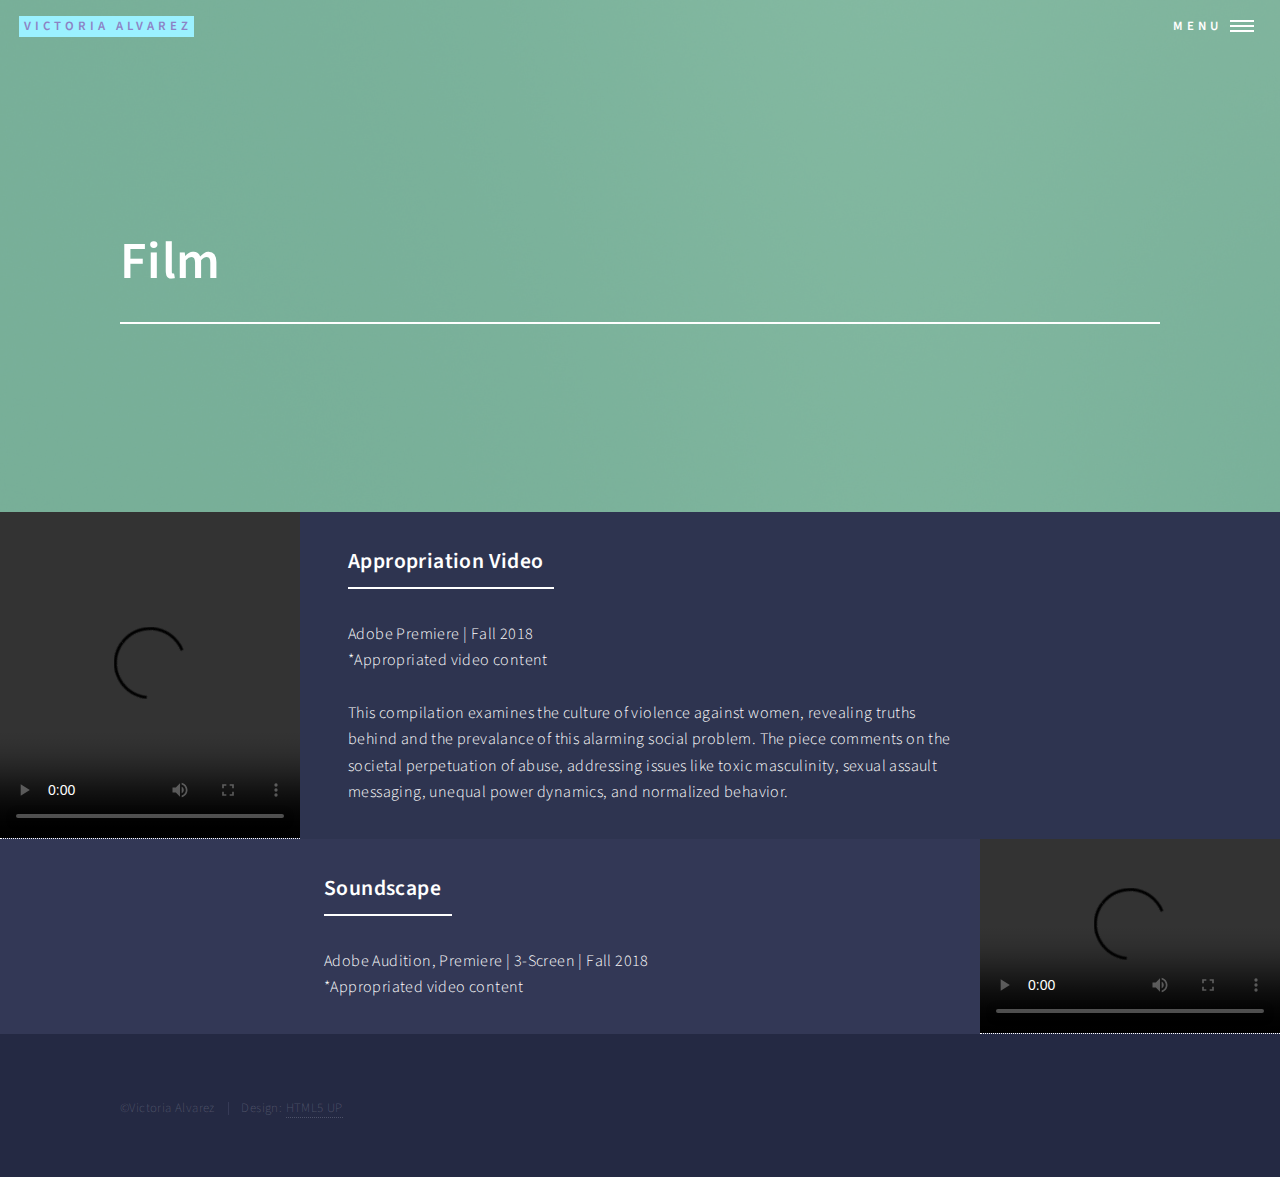
<file: Film.html>
<!DOCTYPE HTML>
<!--
	Forty by HTML5 UP
	html5up.net | @ajlkn
	Free for personal and commercial use under the CCA 3.0 license (html5up.net/license)
-->
<html>
	<head>
		<title>Landing - Forty by HTML5 UP</title>
		<meta charset="utf-8" />
		<meta name="viewport" content="width=device-width, initial-scale=1, user-scalable=no" />
		<link rel="stylesheet" href="assets/css/main.css" />
		<noscript><link rel="stylesheet" href="assets/css/noscript.css" /></noscript>
	</head>
	<body class="is-preload">

		<!-- Wrapper -->
			<div id="wrapper">

				<!-- Header -->
				<!-- Note: The "styleN" class below should match that of the banner element. -->
					<header id="header" class="alt style2">
						<a href="index.html" class="logo"><strong>Victoria <span>Alvarez</span></strong></a>
						<nav>
							<a href="#menu">Menu</a>
						</nav>
					</header>

				<!-- Menu -->
				<nav id="menu">
					<ul class="links">
						<li><a href="index.html">Home</a></li>
						<li><a href="Works.html">Works</a></li>
						<li><a href="About.html">About</a></li>
					</ul>
					</ul>
				</nav>

				<!-- Banner -->
				<!-- Note: The "styleN" class below should match that of the header element. -->
					<section id="banner" class="style6">
						<div class="inner">
							<span class="image">
								<img src="images/pic07.jpg" alt="" />
							</span>
							<header class="major">
								<h1>Film</h1>
							</header>
							<!-- <div class="content">
								<p>Lorem ipsum</p>
							</div>
						</div> -->
					</section>

				<!-- Main -->
					<div id="main">

						<!-- One -->
							<!-- <section id="one"> -->
								<!-- <div class="inner">
									<header class="major">
										<h2>Sed amet aliquam</h2>
									</header>
									<p>Nullam et orci eu lorem consequat tincidunt vivamus et sagittis magna sed nunc rhoncus condimentum sem. In efficitur ligula tate urna. Maecenas massa vel lacinia pellentesque lorem ipsum dolor. Nullam et orci eu lorem consequat tincidunt. Vivamus et sagittis libero. Nullam et orci eu lorem consequat tincidunt vivamus et sagittis magna sed nunc rhoncus condimentum sem. In efficitur ligula tate urna.</p>
								</div>
							</section> -->

						<!-- Two -->
							<section id="two" class="spotlights">
								<section>
									<a class="">
										<video width="100%" height="100%" controls>
											<source src="./Video/Victoria-Alvarez-Appropriation-Video-10-22-18.mp4" type="video/mp4">
										  Your browser does not support the video tag.
										  </video>
										<!-- <img src="images/Film/App_Video.png" alt="" data-position="center center" /> -->
									</a>
									<div class="content">
										<div class="inner">
											<header class="major">
												<h3>Appropriation Video</h3>
											</header>
											<p>Adobe Premiere | Fall 2018 </br> *Appropriated video content </br> </br> This compilation examines the culture of violence against women, revealing truths behind and the prevalance of this alarming social problem. The piece comments on the societal perpetuation of abuse, addressing issues like toxic masculinity, sexual assault messaging, unequal power dynamics, and normalized behavior. </p>
										</div>
									</div>
								</section>
								<section>
									<a class="">
										<video width="100%" height="100%" controls>
											<source src="./Video/Victoria Alvarez_FINAL_3 Screen Project copy.mp4" type="video/mp4">
										  Your browser does not support the video tag.
										  </video>
										<!-- <img src="images/Film/Pink.png" alt="" data-position="top center" /> -->
									</a>
									<div class="content">
										<div class="inner">
											<header class="major">
												<h3>Soundscape</h3>
											</header>
											<p>Adobe Audition, Premiere | 3-Screen | Fall 2018 </br> *Appropriated video content</p>
										</div>
									</div>
								</section>
									</section>
								<!-- <section>
									<a class="image">
										<img src="images/Sculpt/Cow_Skull.jpg" alt="" data-position="25% 25%" />
									</a>
									<div class="content">
										<div class="inner">
											<header class="major">
												<h3>Sed nunc ligula</h3>
											</header>
											<p>Nullam et orci eu lorem consequat tincidunt vivamus et sagittis magna sed nunc rhoncus condimentum sem. In efficitur ligula tate urna. Maecenas massa sed magna lacinia magna pellentesque lorem ipsum dolor. Nullam et orci eu lorem consequat tincidunt. Vivamus et sagittis tempus.</p>
										</div>
									</div>
								</section>
							</section> -->

						<!-- Three -->
							<!-- <section id="three">
								<div class="inner">
									<header class="major">
										<h2>Massa libero</h2>
									</header>
									<p>Nullam et orci eu lorem consequat tincidunt vivamus et sagittis libero. Mauris aliquet magna magna sed nunc rhoncus pharetra. Pellentesque condimentum sem. In efficitur ligula tate urna. Maecenas laoreet massa vel lacinia pellentesque lorem ipsum dolor. Nullam et orci eu lorem consequat tincidunt. Vivamus et sagittis libero. Mauris aliquet magna magna sed nunc rhoncus amet pharetra et feugiat tempus.</p>
									<ul class="actions">
										<li><a href="generic.html" class="button next">Get Started</a></li>
									</ul>
								</div>
							</section> -->

					</div>
				<!-- Footer -->
					<footer id="footer">
						<div class="inner">
							<!-- <ul class="icons">
								<li><a href="#" class="icon brands alt fa-twitter"><span class="label">Twitter</span></a></li>
								<li><a href="#" class="icon brands alt fa-facebook-f"><span class="label">Facebook</span></a></li>
								<li><a href="#" class="icon brands alt fa-instagram"><span class="label">Instagram</span></a></li>
								<li><a href="#" class="icon brands alt fa-github"><span class="label">GitHub</span></a></li>
								<li><a href="#" class="icon brands alt fa-linkedin-in"><span class="label">LinkedIn</span></a></li>
							</ul> -->
							<ul class="copyright">
								<li>&copy;Victoria Alvarez</li><li>Design: <a href="https://html5up.net">HTML5 UP</a></li>
							</ul>
						</div>
					</footer>

			</div>

		<!-- Scripts -->
			<script src="assets/js/jquery.min.js"></script>
			<script src="assets/js/jquery.scrolly.min.js"></script>
			<script src="assets/js/jquery.scrollex.min.js"></script>
			<script src="assets/js/browser.min.js"></script>
			<script src="assets/js/breakpoints.min.js"></script>
			<script src="assets/js/util.js"></script>
			<script src="assets/js/main.js"></script>

	</body>
</html>
</file>
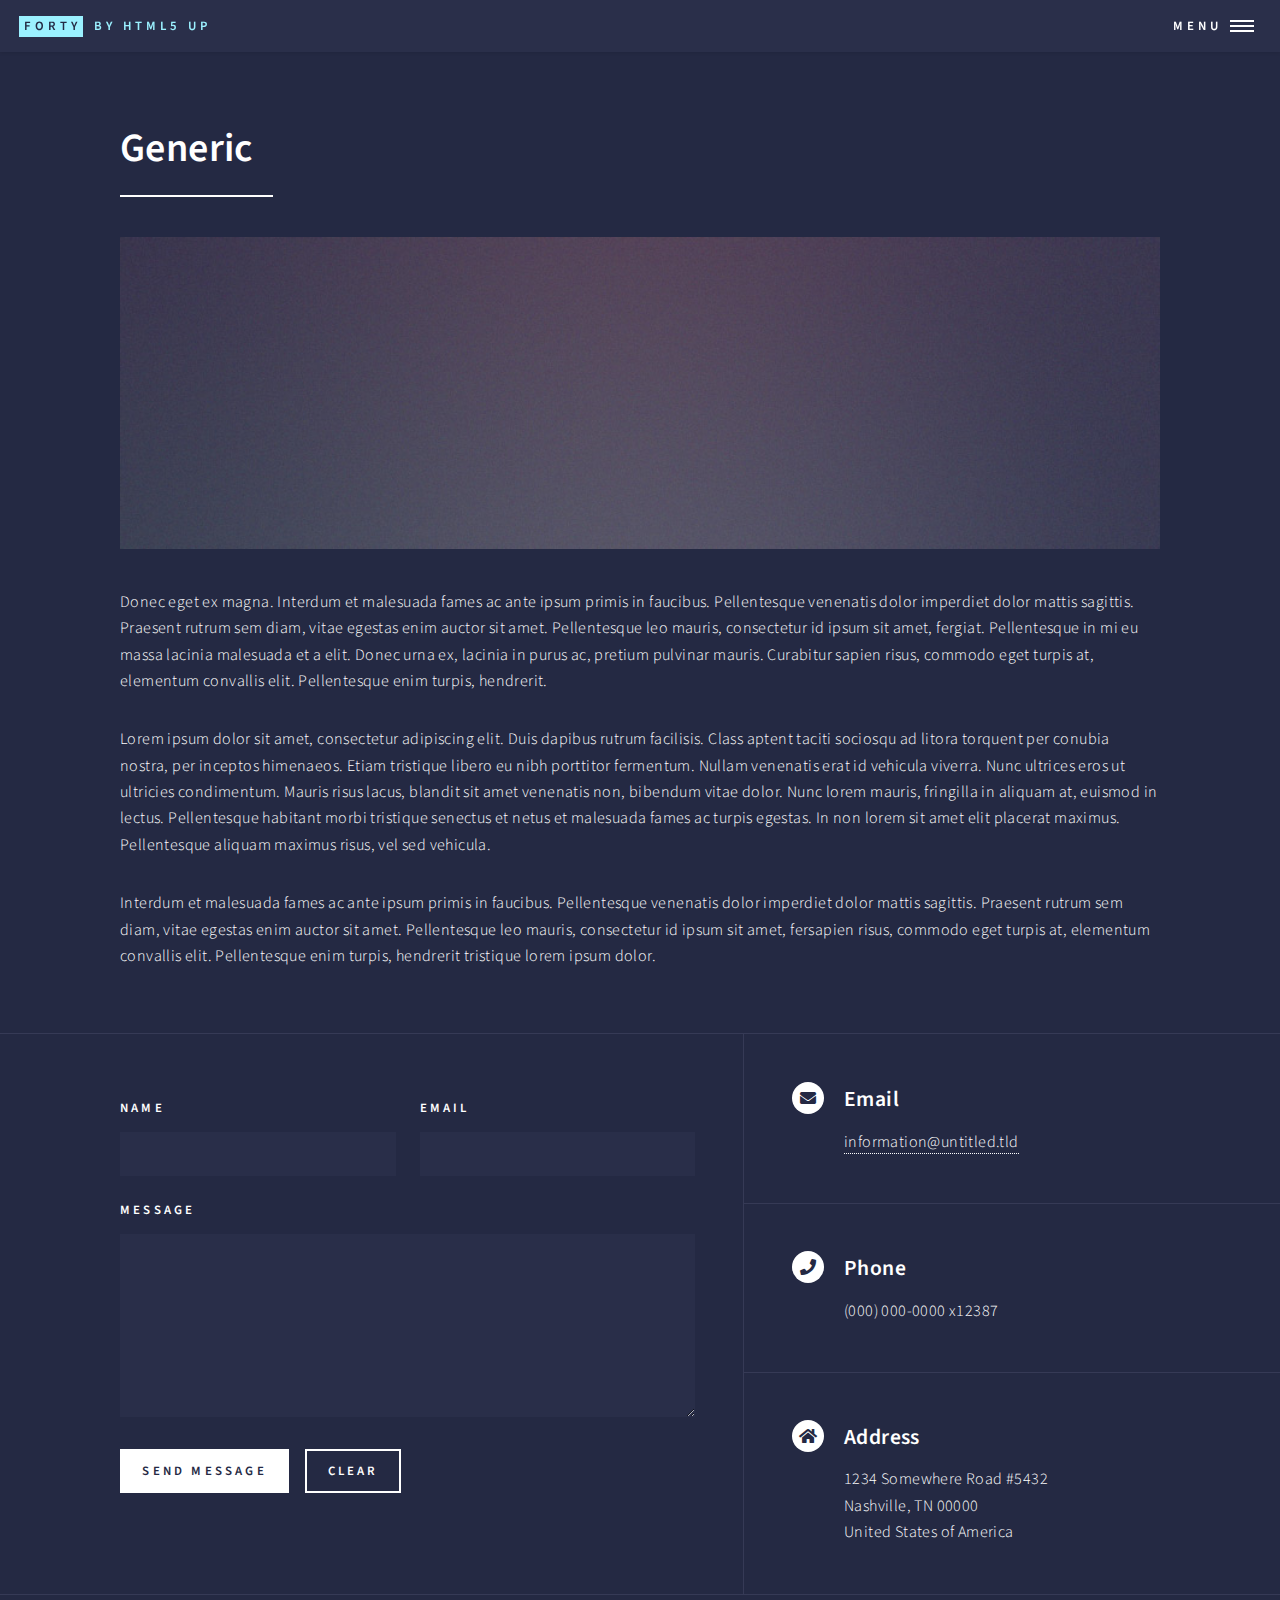
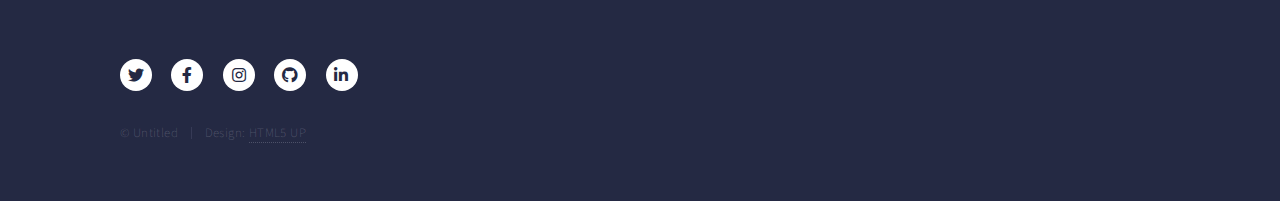
<file: generic.html>
<!DOCTYPE HTML>
<!--
	Forty by HTML5 UP
	html5up.net | @ajlkn
	Free for personal and commercial use under the CCA 3.0 license (html5up.net/license)
-->
<html>
	<head>
		<title>Generic - Forty by HTML5 UP</title>
		<meta charset="utf-8" />
		<meta name="viewport" content="width=device-width, initial-scale=1, user-scalable=no" />
		<link rel="stylesheet" href="assets/css/main.css" />
		<noscript><link rel="stylesheet" href="assets/css/noscript.css" /></noscript>
	</head>
	<body class="is-preload">

		<!-- Wrapper -->
			<div id="wrapper">

				<!-- Header -->
					<header id="header">
						<a href="index.html" class="logo"><strong>Forty</strong> <span>by HTML5 UP</span></a>
						<nav>
							<a href="#menu">Menu</a>
						</nav>
					</header>

				<!-- Menu -->
					<nav id="menu">
						<ul class="links">
							<li><a href="index.html">Home</a></li>
							<li><a href="landing.html">Landing</a></li>
							<li><a href="generic.html">Generic</a></li>
							<li><a href="elements.html">Elements</a></li>
						</ul>
						<ul class="actions stacked">
							<li><a href="#" class="button primary fit">Get Started</a></li>
							<li><a href="#" class="button fit">Log In</a></li>
						</ul>
					</nav>

				<!-- Main -->
					<div id="main" class="alt">

						<!-- One -->
							<section id="one">
								<div class="inner">
									<header class="major">
										<h1>Generic</h1>
									</header>
									<span class="image main"><img src="images/pic11.jpg" alt="" /></span>
									<p>Donec eget ex magna. Interdum et malesuada fames ac ante ipsum primis in faucibus. Pellentesque venenatis dolor imperdiet dolor mattis sagittis. Praesent rutrum sem diam, vitae egestas enim auctor sit amet. Pellentesque leo mauris, consectetur id ipsum sit amet, fergiat. Pellentesque in mi eu massa lacinia malesuada et a elit. Donec urna ex, lacinia in purus ac, pretium pulvinar mauris. Curabitur sapien risus, commodo eget turpis at, elementum convallis elit. Pellentesque enim turpis, hendrerit.</p>
									<p>Lorem ipsum dolor sit amet, consectetur adipiscing elit. Duis dapibus rutrum facilisis. Class aptent taciti sociosqu ad litora torquent per conubia nostra, per inceptos himenaeos. Etiam tristique libero eu nibh porttitor fermentum. Nullam venenatis erat id vehicula viverra. Nunc ultrices eros ut ultricies condimentum. Mauris risus lacus, blandit sit amet venenatis non, bibendum vitae dolor. Nunc lorem mauris, fringilla in aliquam at, euismod in lectus. Pellentesque habitant morbi tristique senectus et netus et malesuada fames ac turpis egestas. In non lorem sit amet elit placerat maximus. Pellentesque aliquam maximus risus, vel sed vehicula.</p>
									<p>Interdum et malesuada fames ac ante ipsum primis in faucibus. Pellentesque venenatis dolor imperdiet dolor mattis sagittis. Praesent rutrum sem diam, vitae egestas enim auctor sit amet. Pellentesque leo mauris, consectetur id ipsum sit amet, fersapien risus, commodo eget turpis at, elementum convallis elit. Pellentesque enim turpis, hendrerit tristique lorem ipsum dolor.</p>
								</div>
							</section>

					</div>

				<!-- Contact -->
					<section id="contact">
						<div class="inner">
							<section>
								<form method="post" action="#">
									<div class="fields">
										<div class="field half">
											<label for="name">Name</label>
											<input type="text" name="name" id="name" />
										</div>
										<div class="field half">
											<label for="email">Email</label>
											<input type="text" name="email" id="email" />
										</div>
										<div class="field">
											<label for="message">Message</label>
											<textarea name="message" id="message" rows="6"></textarea>
										</div>
									</div>
									<ul class="actions">
										<li><input type="submit" value="Send Message" class="primary" /></li>
										<li><input type="reset" value="Clear" /></li>
									</ul>
								</form>
							</section>
							<section class="split">
								<section>
									<div class="contact-method">
										<span class="icon solid alt fa-envelope"></span>
										<h3>Email</h3>
										<a href="#">information@untitled.tld</a>
									</div>
								</section>
								<section>
									<div class="contact-method">
										<span class="icon solid alt fa-phone"></span>
										<h3>Phone</h3>
										<span>(000) 000-0000 x12387</span>
									</div>
								</section>
								<section>
									<div class="contact-method">
										<span class="icon solid alt fa-home"></span>
										<h3>Address</h3>
										<span>1234 Somewhere Road #5432<br />
										Nashville, TN 00000<br />
										United States of America</span>
									</div>
								</section>
							</section>
						</div>
					</section>

				<!-- Footer -->
					<footer id="footer">
						<div class="inner">
							<ul class="icons">
								<li><a href="#" class="icon brands alt fa-twitter"><span class="label">Twitter</span></a></li>
								<li><a href="#" class="icon brands alt fa-facebook-f"><span class="label">Facebook</span></a></li>
								<li><a href="#" class="icon brands alt fa-instagram"><span class="label">Instagram</span></a></li>
								<li><a href="#" class="icon brands alt fa-github"><span class="label">GitHub</span></a></li>
								<li><a href="#" class="icon brands alt fa-linkedin-in"><span class="label">LinkedIn</span></a></li>
							</ul>
							<ul class="copyright">
								<li>&copy; Untitled</li><li>Design: <a href="https://html5up.net">HTML5 UP</a></li>
							</ul>
						</div>
					</footer>

			</div>

		<!-- Scripts -->
			<script src="assets/js/jquery.min.js"></script>
			<script src="assets/js/jquery.scrolly.min.js"></script>
			<script src="assets/js/jquery.scrollex.min.js"></script>
			<script src="assets/js/browser.min.js"></script>
			<script src="assets/js/breakpoints.min.js"></script>
			<script src="assets/js/util.js"></script>
			<script src="assets/js/main.js"></script>

	</body>
</html>
</file>
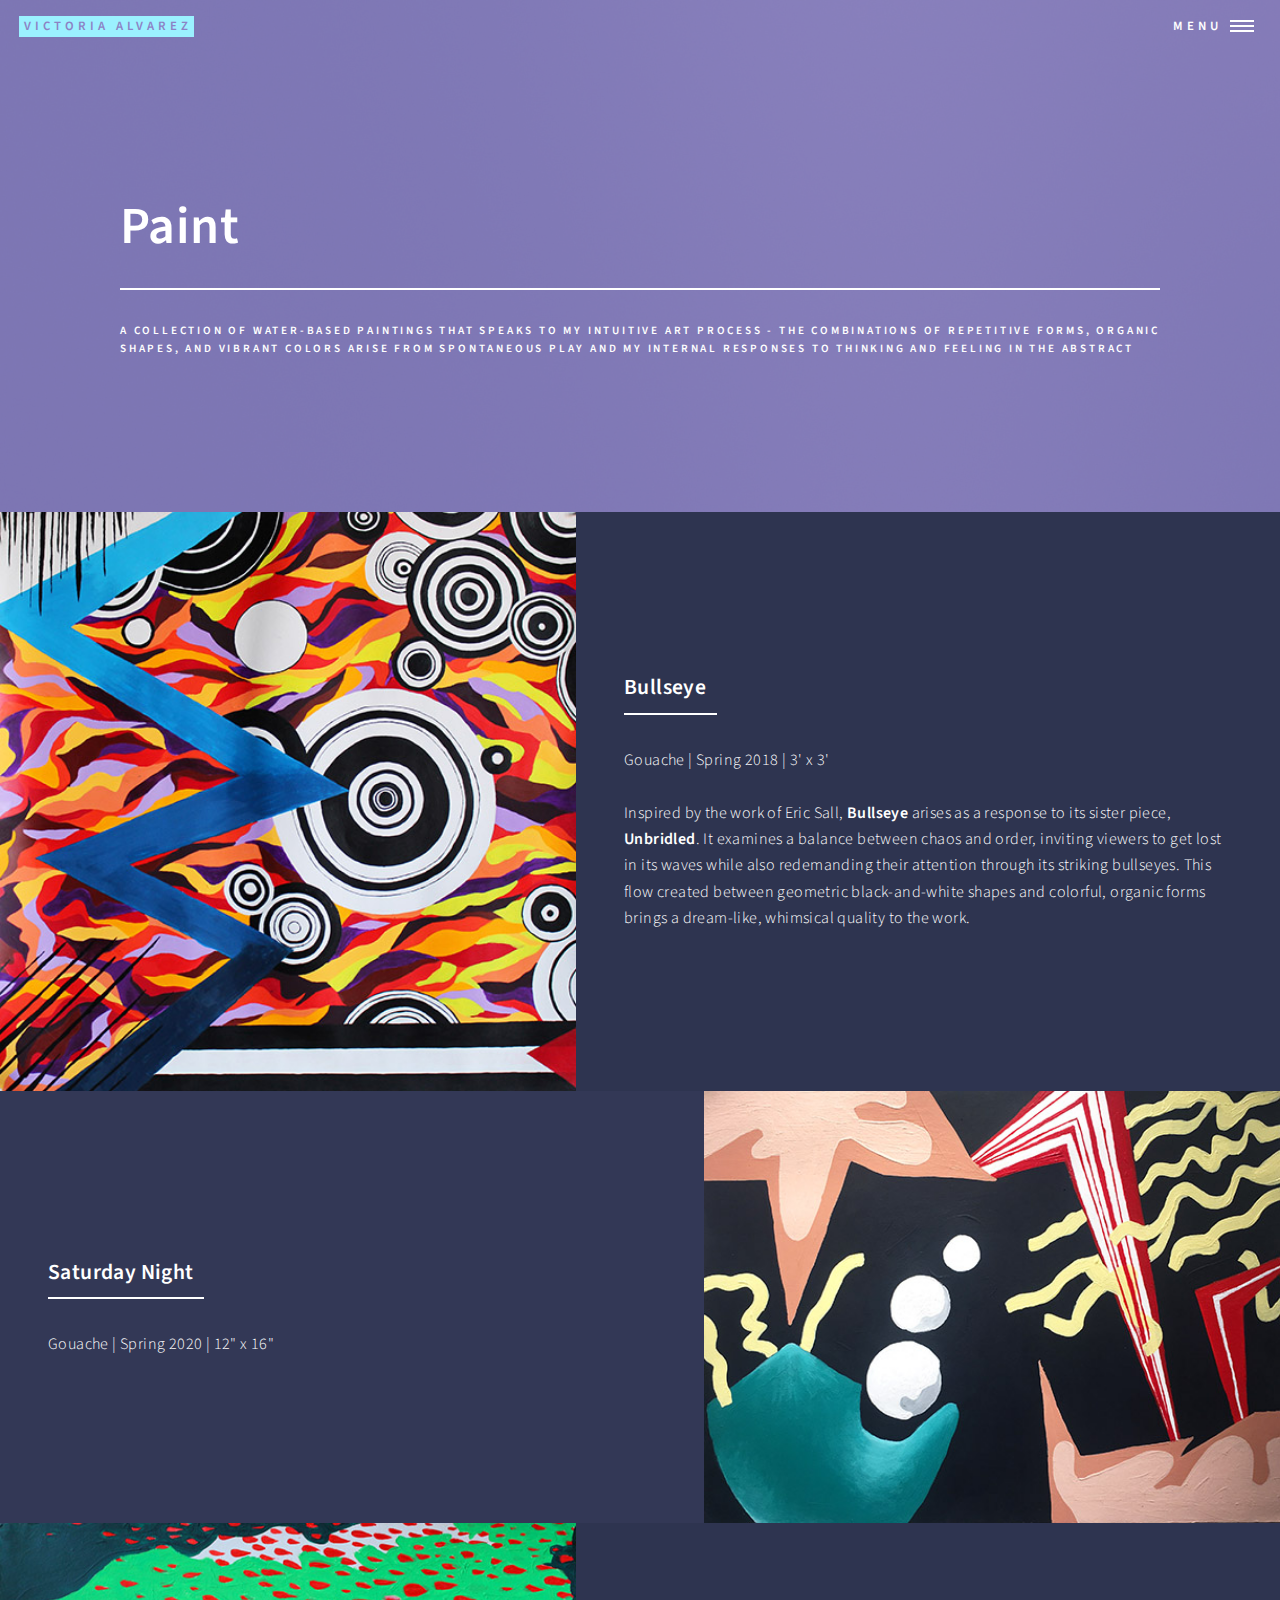
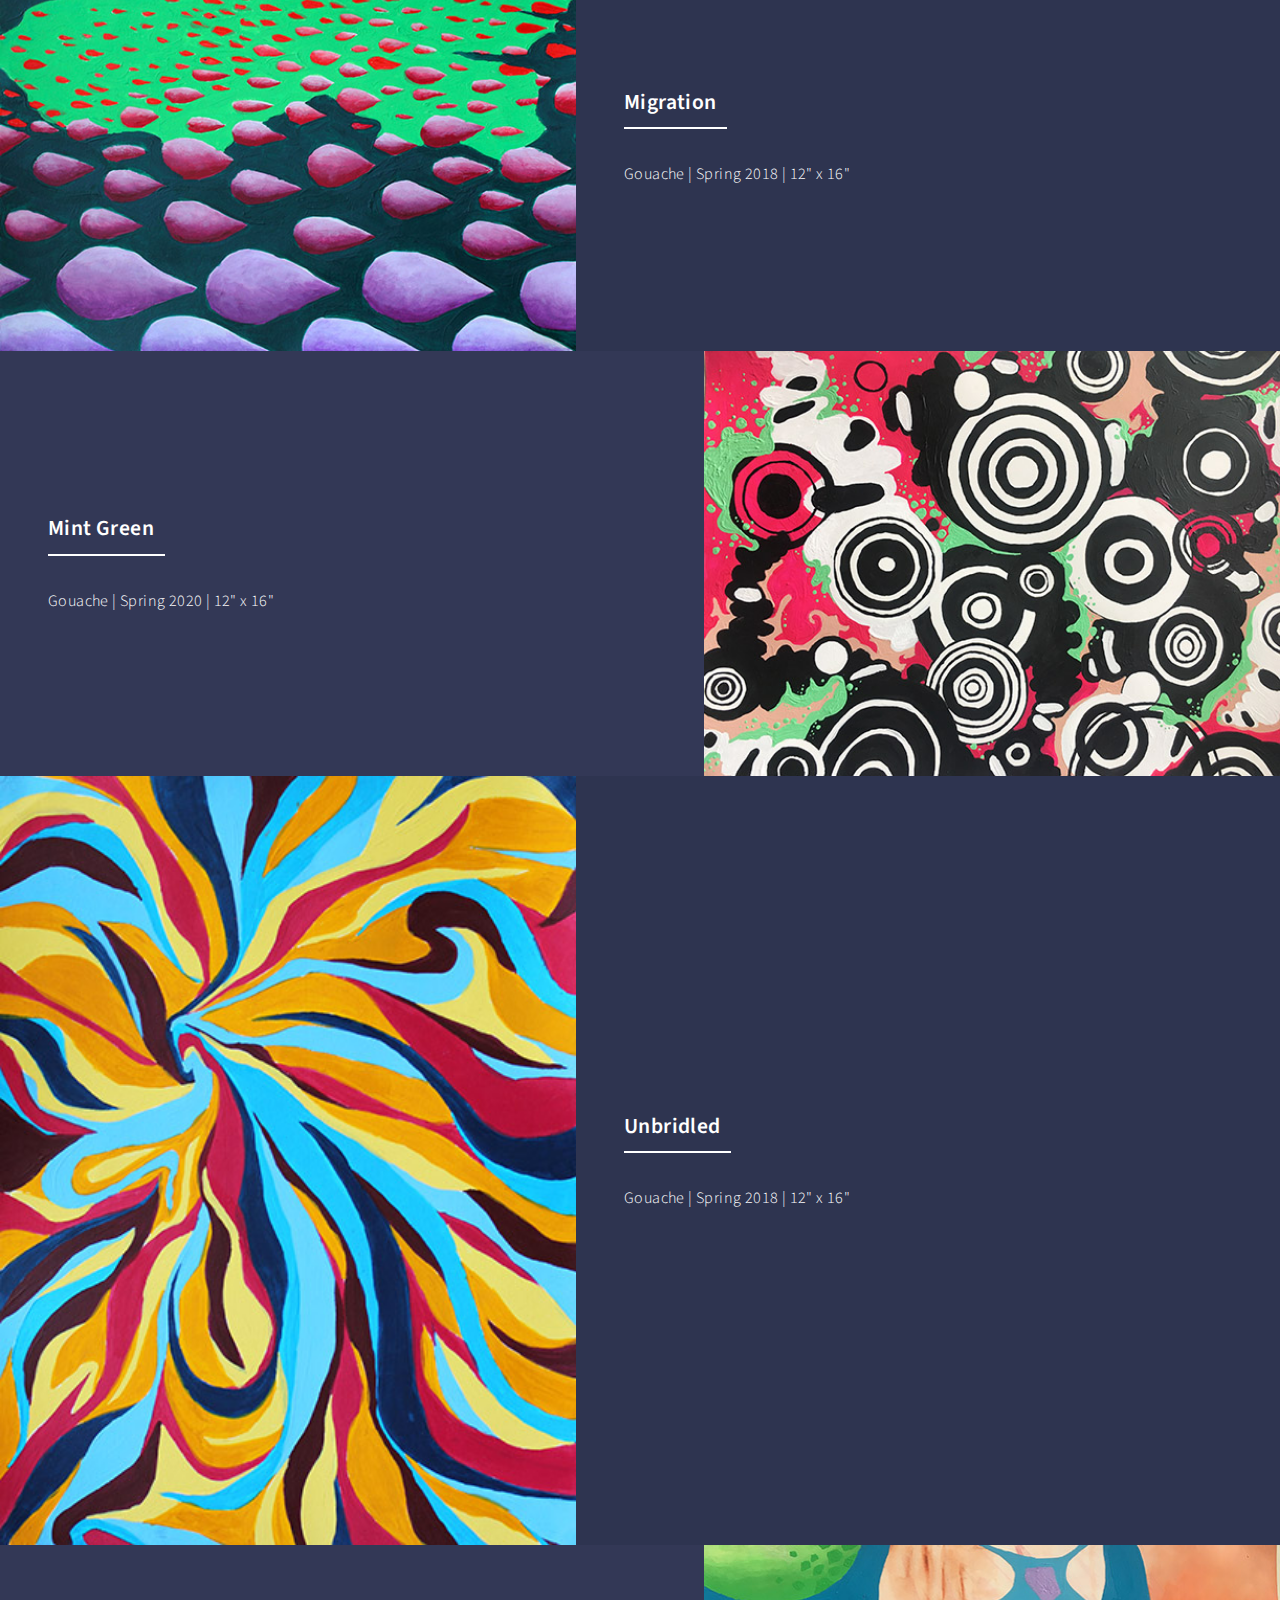
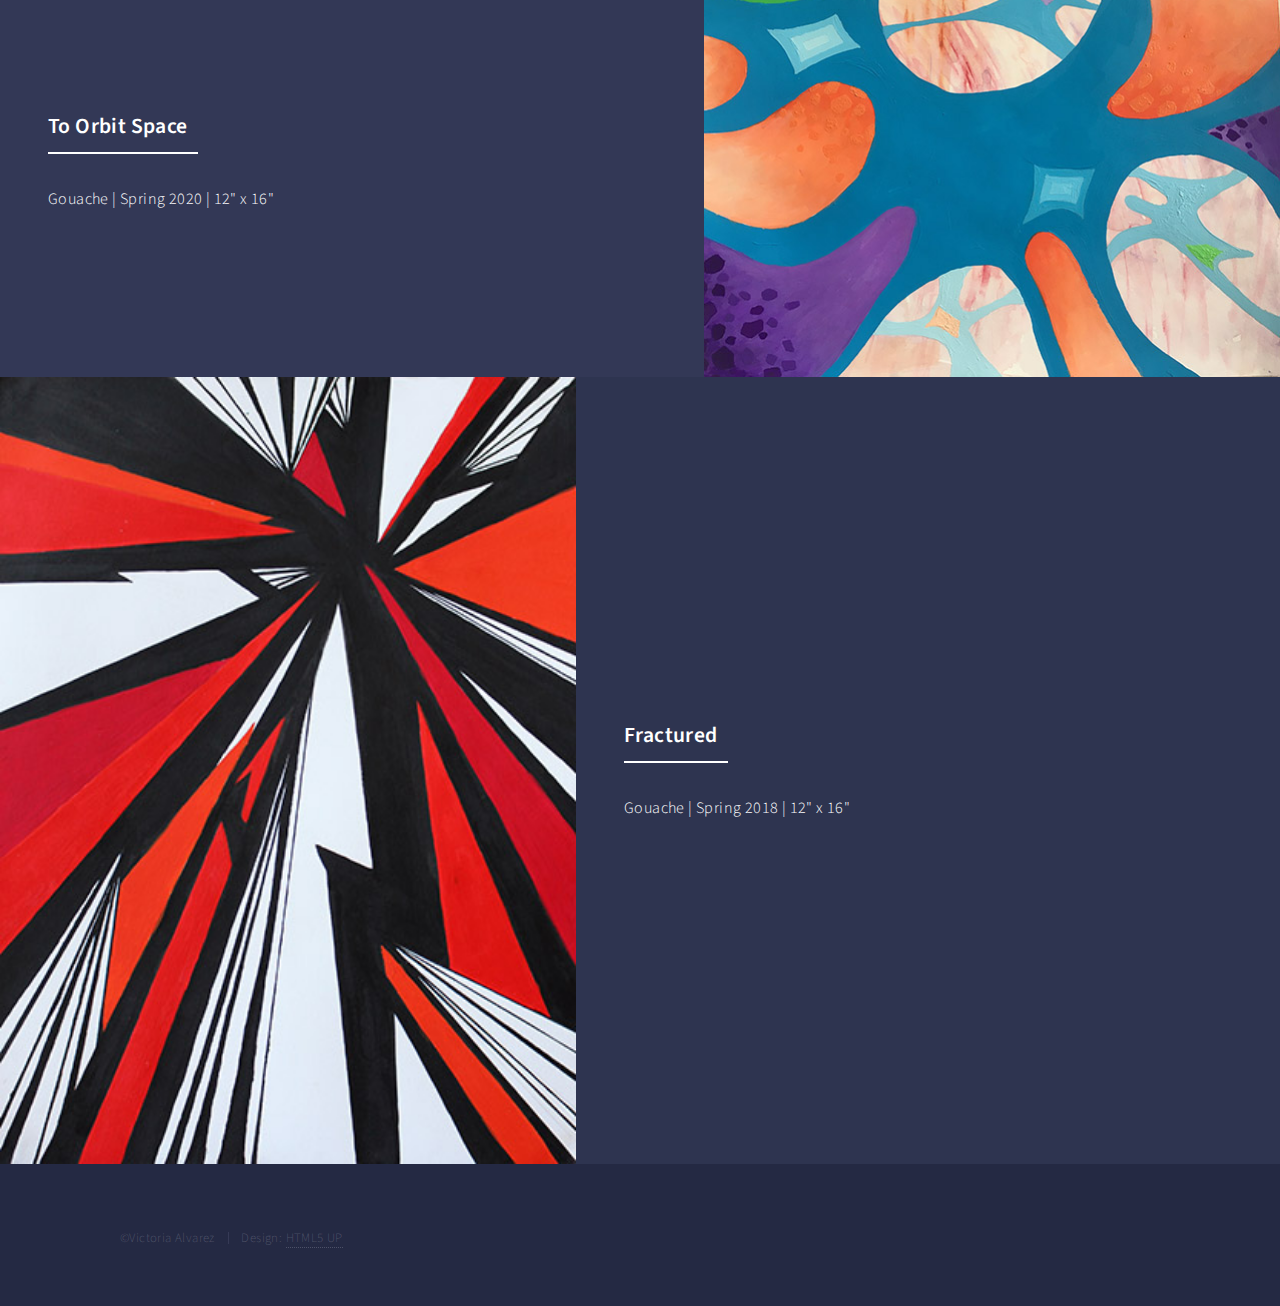
<file: Paint.html>
<!DOCTYPE HTML>
<!--
	Forty by HTML5 UP
	html5up.net | @ajlkn
	Free for personal and commercial use under the CCA 3.0 license (html5up.net/license)
-->
<html>
	<head>
		<title>Landing </title>
		<meta charset="utf-8" />
		<meta name="viewport" content="width=device-width, initial-scale=1, user-scalable=no" />
		<link rel="stylesheet" href="assets/css/main.css" />
		<noscript><link rel="stylesheet" href="assets/css/noscript.css" /></noscript>
	</head>
	<body class="is-preload">

		<!-- Wrapper -->
			<div id="wrapper">

				<!-- Header -->
				<!-- Note: The "styleN" class below should match that of the banner element. -->
					<header id="header" class="alt style2">
						<a href="index.html" class="logo"><strong>Victoria <span>Alvarez</span></strong></a>
						<nav>
							<a href="#menu">Menu</a>
						</nav>
					</header>

				<!-- Menu -->
				<nav id="menu">
					<ul class="links">
						<li><a href="index.html">Home</a></li>
						<li><a href="Works.html">Works</a></li>
						<li><a href="About.html">About</a></li>
					</ul>
					</ul>
				</nav>

				<!-- Banner -->
				<!-- Note: The "styleN" class below should match that of the header element. -->
					<section id="banner" class="style2">
						<div class="inner">
							<span class="image">
								<img src="images/pic07.jpg" alt="" />
							</span>
							<header class="major">
								<h1>Paint</h1>
							</header>
							<div class="content">
								<p>A collection of water-based paintings that speaks to my intuitive art process - The combinations of repetitive forms, organic shapes, and vibrant colors arise from spontaneous play and my internal responses to thinking and feeling in the abstract</p>
							</div>
						</div>
					</section>

				<!-- Main -->
					<div id="main">

						<!-- One -->
							<!-- <section id="one"> -->
								<!-- <div class="inner">
									<header class="major">
										<h2>Sed amet aliquam</h2>
									</header>
									<p>Nullam et orci eu lorem consequat tincidunt vivamus et sagittis magna sed nunc rhoncus condimentum sem. In efficitur ligula tate urna. Maecenas massa vel lacinia pellentesque lorem ipsum dolor. Nullam et orci eu lorem consequat tincidunt. Vivamus et sagittis libero. Nullam et orci eu lorem consequat tincidunt vivamus et sagittis magna sed nunc rhoncus condimentum sem. In efficitur ligula tate urna.</p>
								</div>
							</section> -->

						<!-- Two -->
							<section id="two" class="spotlights">
								<section>
									<a class="image">
										<img src="images/Paint/Bullseye.jpg" alt="" data-position="center center" />
										<!-- <img src="images/Draw/Lion_Drawing.jpg" alt="" data-position="center center" /> -->
									</a>
									<div class="content">
										<div class="inner">
											<header class="major">
												<h3>Bullseye</h3>
											</header>
											<p> Gouache | Spring 2018 | 3' x 3' </br> </br> Inspired by the work of Eric Sall, <strong> Bullseye </strong> arises as a response to its sister piece, <strong> Unbridled</strong>. It examines a balance between chaos and order, inviting viewers to get lost in its waves while also redemanding their attention through its striking bullseyes. This flow created between geometric black-and-white shapes and colorful, organic forms brings a dream-like, whimsical quality to the work. </p>
										</div>
									</div>
								</section>
								<section>
									<a class="image">
										<img src="images/Paint/Saturday_Night.jpg" alt="" data-position="top center" />
									</a>
									<div class="content">
										<div class="inner">
											<header class="major">
												<h3>Saturday Night</h3>
											</header>
											<p> Gouache | Spring 2020 | 12" x 16"</p>
										</div>
									</div>
								</section>
								<section>
									<a class="image">
										<img src="images/Paint/Migration.jpg" alt="" data-position="25% 25%" />
									</a>
									<div class="content">
										<div class="inner">
											<header class="major">
												<h3>Migration</h3>
											</header>
											<p>Gouache | Spring 2018 | 12" x 16"</p>
										</div>
									</div>
								</section>
								<section>
									<a class="image"> 
									<img src="images/Paint/Mint_Green.jpg" alt="" data-position="center center" />
									<!-- <img src="images/Draw/Lion_Drawing.jpg" alt="" data-position="center center" /> -->
								</a>
								<div class="content">
									<div class="inner">
										<header class="major">
											<h3>Mint Green</h3>
										</header>
										<p>Gouache | Spring 2020 | 12" x 16"</p>
									</div>
								</div>
							</section>
							<section>
								<a class="image">
									<img src="images/Paint/Unbridled_Spirit.jpg" alt="" data-position="25% 25%" />
								</a>
								<div class="content">
									<div class="inner">
										<header class="major">
											<h3>Unbridled</h3>
										</header>
										<p>Gouache | Spring 2018 | 12" x 16"</p>
									</div>
								</div>
							</section>
							<section>
								<a class="image">
									<img src="images/Paint/To_Orbit_Space.jpg" alt="" data-position="top center" />
								</a>
								<div class="content">
									<div class="inner">
										<header class="major">
											<h3>To Orbit Space</h3>
										</header>
										<p>Gouache | Spring 2020 | 12" x 16"</p>
									</div>
								</div>
							</section>
							<section>
								<a class="image">
									<img src="images/Paint/Fractured.jpg" alt="" data-position="25% 25%" />
								</a>
								<div class="content">
									<div class="inner">
										<header class="major">
											<h3>Fractured</h3>
										</header>
										<p>Gouache | Spring 2018 | 12" x 16"</p>
									</div>
								</div>
							</section>
							</section>

						<!-- Three -->
							<!-- <section id="three">
								<div class="inner">
									<header class="major">
										<h2>Massa libero</h2>
									</header>
									<p>Nullam et orci eu lorem consequat tincidunt vivamus et sagittis libero. Mauris aliquet magna magna sed nunc rhoncus pharetra. Pellentesque condimentum sem. In efficitur ligula tate urna. Maecenas laoreet massa vel lacinia pellentesque lorem ipsum dolor. Nullam et orci eu lorem consequat tincidunt. Vivamus et sagittis libero. Mauris aliquet magna magna sed nunc rhoncus amet pharetra et feugiat tempus.</p>
									<ul class="actions">
										<li><a href="generic.html" class="button next">Get Started</a></li>
									</ul>
								</div>
							</section> -->

					</div>
				<!-- Footer -->
					<footer id="footer">
						<div class="inner">
							<!-- <ul class="icons">
								<li><a href="#" class="icon brands alt fa-twitter"><span class="label">Twitter</span></a></li>
								<li><a href="#" class="icon brands alt fa-facebook-f"><span class="label">Facebook</span></a></li>
								<li><a href="#" class="icon brands alt fa-instagram"><span class="label">Instagram</span></a></li>
								<li><a href="#" class="icon brands alt fa-github"><span class="label">GitHub</span></a></li>
								<li><a href="#" class="icon brands alt fa-linkedin-in"><span class="label">LinkedIn</span></a></li>
							</ul> -->
							<ul class="copyright">
								<li>&copy;Victoria Alvarez</li><li>Design: <a href="https://html5up.net">HTML5 UP</a></li>
							</ul>
						</div>
					</footer>

			</div>

		<!-- Scripts -->
			<script src="assets/js/jquery.min.js"></script>
			<script src="assets/js/jquery.scrolly.min.js"></script>
			<script src="assets/js/jquery.scrollex.min.js"></script>
			<script src="assets/js/browser.min.js"></script>
			<script src="assets/js/breakpoints.min.js"></script>
			<script src="assets/js/util.js"></script>
			<script src="assets/js/main.js"></script>

	</body>
</html>
</file>
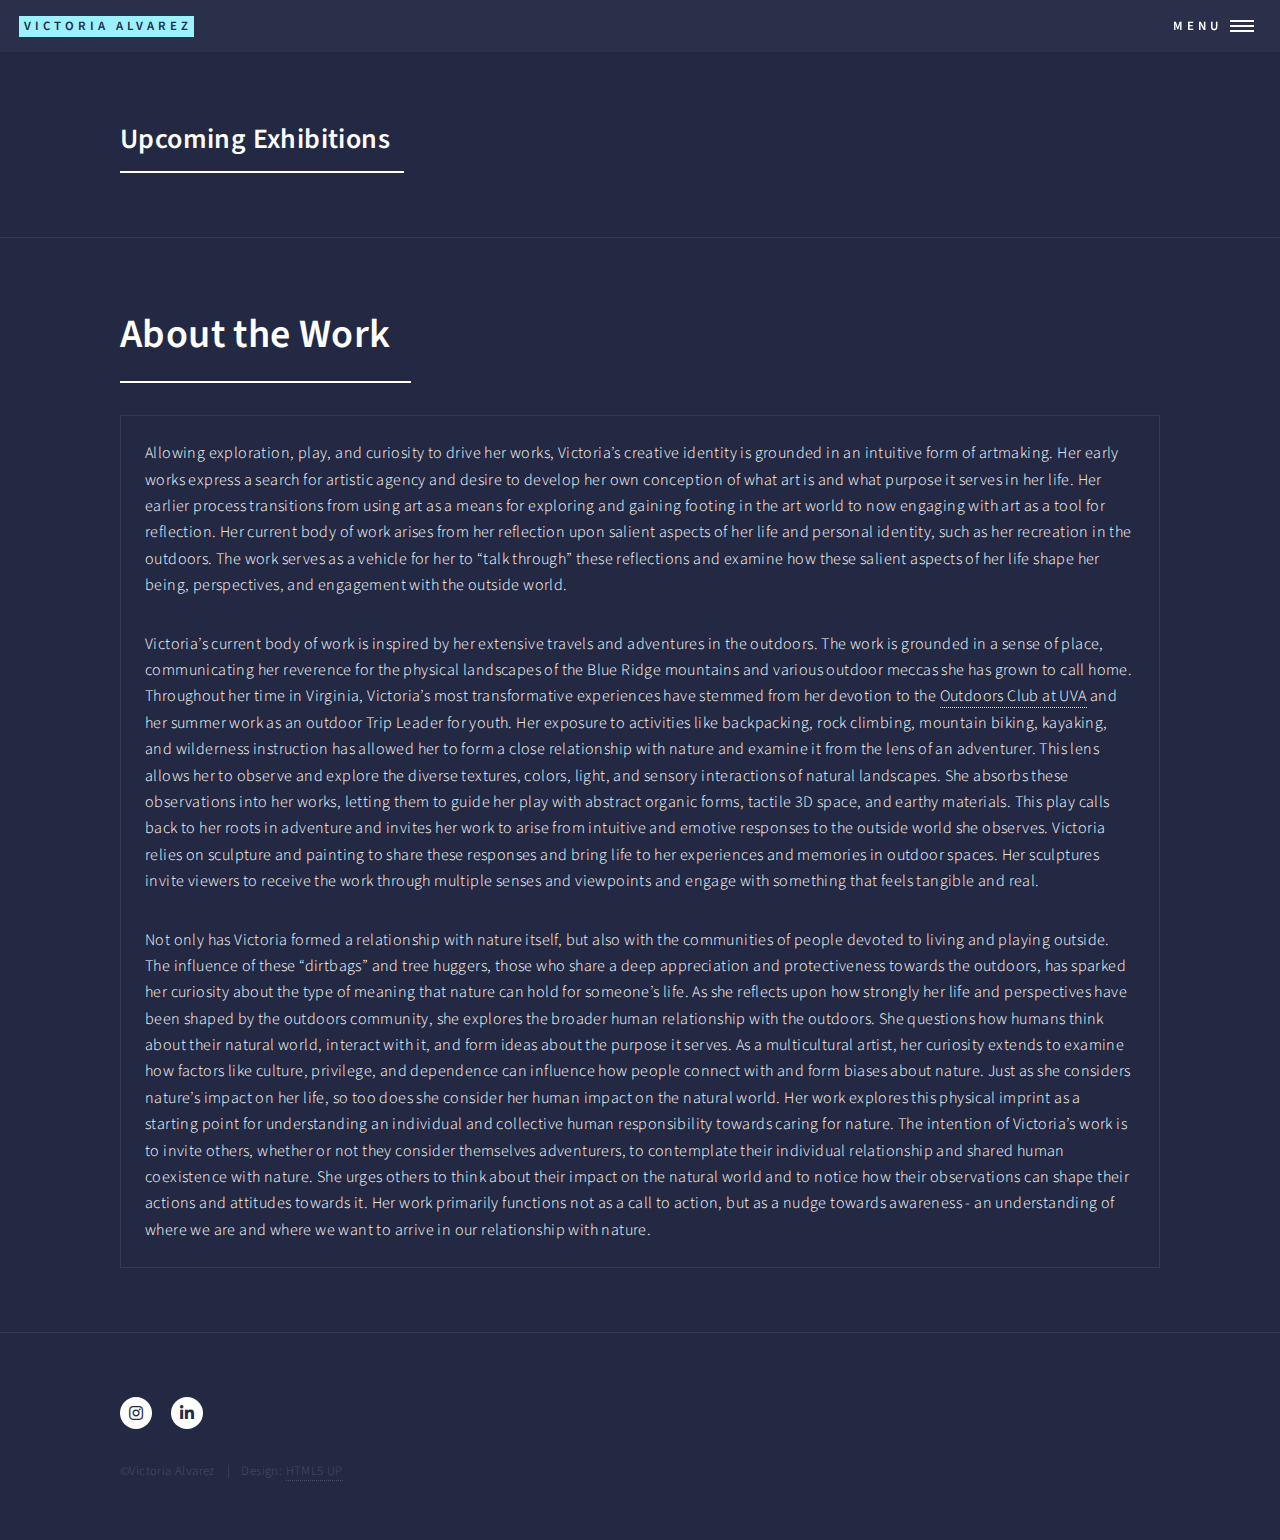
<file: Works.html>
<!DOCTYPE HTML>
<!--
	Forty by HTML5 UP
	html5up.net | @ajlkn
	Free for personal and commercial use under the CCA 3.0 license (html5up.net/license)
-->
<html>
	<head>
		<title>Generic</title>
		<meta charset="utf-8" />
		<meta name="viewport" content="width=device-width, initial-scale=1, user-scalable=no" />
		<link rel="stylesheet" href="assets/css/main.css" />
		<noscript><link rel="stylesheet" href="assets/css/noscript.css" /></noscript>
	</head>
	<body class="is-preload">

		<!-- Wrapper -->
			<div id="wrapper">

				<!-- Header -->
					<header id="header">
						<a href="index.html" class="logo"><strong>Victoria <span>Alvarez</span></strong></a>
						<nav>
							<a href="#menu">Menu</a>
						</nav>
					</header>

				<!-- Menu -->
					<nav id="menu">
						<ul class="links">
							<li><a href="index.html">Home</a></li>
							<li><a href="About.html">About</a></li>
							<!-- <li><a href="landing.html">Landing</a></li> -->
							<!-- <li><a href="generic.html">Generic</a></li> -->
							<!-- <li><a href="elements.html">Elements</a></li> -->
						</ul>
						<ul class="actions stacked">
							<!-- <li><a href="#" class="button primary fit">Get Started</a></li> -->
							<!-- <li><a href="#" class="button fit">Log In</a></li> -->
						</ul>
					</nav>

				<!-- Main -->
					<div id="main" class="alt">

						<!-- One -->
						<section id="one">
							<div class="inner">
								<header class="major">
									<h2>Upcoming Exhibitions</h2>
								</header> 
								<!-- <p><a href="https://simplebooklet.com/v_alvarez_reclaimed_spring2020">Reclaimed: Virtual Art Show</a><p> -->
							</div>
						</section>
							<section id="one">
								<div class="inner">
									<header class="major">
										<h1>About the Work</h1>
									</header> 
									<!-- Box -->
									<!-- <h3>Box</h3> -->
									<div class="box">
										<p> Allowing exploration, play, and curiosity to drive her works, Victoria’s creative identity is grounded in an intuitive form of artmaking.  Her early works express a search for artistic agency and desire to develop her own conception of what art is and what purpose it serves in her life. Her earlier process transitions from using art as a means for exploring and gaining footing in the art world to now engaging with art as a tool for reflection. Her current body of work arises from her reflection upon salient aspects of her life and personal identity, such as her recreation in the outdoors. The work serves as a vehicle for her to “talk through” these reflections and examine how these salient aspects of her life shape her being, perspectives, and engagement with the outside world.</p>  
										<p>	Victoria’s current body of work is inspired by her extensive travels and adventures in the outdoors. The work is grounded in a sense of place, communicating her reverence for the physical landscapes of the Blue Ridge mountains and various outdoor meccas she has grown to call home. Throughout her time in Virginia, Victoria’s most transformative experiences have stemmed from her devotion to the <a href="https://outdoorsatuva.org">Outdoors Club at UVA</a> and her summer work as an outdoor Trip Leader for youth. Her exposure to activities like backpacking, rock climbing, mountain biking, kayaking, and wilderness instruction has allowed her to form a close relationship with nature and examine it from the lens of an adventurer. This lens allows her to observe and explore the diverse textures, colors, light, and sensory interactions of natural landscapes. She absorbs these observations into her works, letting them to guide her play with abstract organic forms, tactile 3D space, and earthy materials. This play calls back to her roots in adventure and invites her work to arise from intuitive and emotive responses to the outside world she observes. Victoria relies on sculpture and painting to share these responses and bring life to her experiences and memories in outdoor spaces. Her sculptures invite viewers to receive the work through multiple senses and viewpoints and engage with something that feels tangible and real.</p>  
										<p> Not only has Victoria formed a relationship with nature itself, but also with the communities of people devoted to living and playing outside. The influence of these “dirtbags” and tree huggers, those who share a deep appreciation and protectiveness towards the outdoors, has sparked her curiosity about the type of meaning that nature can hold for someone’s life.  As she reflects upon how strongly her life and perspectives have been shaped by the outdoors community, she explores the broader human relationship with the outdoors. She questions how humans think about their natural world, interact with it, and form ideas about the purpose it serves. As a multicultural artist, her curiosity extends to examine how factors like culture, privilege, and dependence can influence how people connect with and form biases about nature. Just as she considers nature’s impact on her life, so too does she consider her human impact on the natural world. Her work explores this physical imprint as a starting point for understanding an individual and collective human responsibility towards caring for nature. The intention of Victoria’s work is to invite others, whether or not they consider themselves adventurers, to contemplate their individual relationship and shared human coexistence with nature. She urges others to think about their impact on the natural world and to notice how their observations can shape their actions and attitudes towards it. Her work primarily functions not as a call to action, but as a nudge towards awareness - an understanding of where we are and where we want to arrive in our relationship with nature.</p>
									</div>
									<!-- <span class="image main"><img src="images/pic11.jpg" alt="" /></span> -->
									<!-- <p>Donec eget ex magna. Interdum et malesuada fames ac ante ipsum primis in faucibus. Pellentesque venenatis dolor imperdiet dolor mattis sagittis. Praesent rutrum sem diam, vitae egestas enim auctor sit amet. Pellentesque leo mauris, consectetur id ipsum sit amet, fergiat. Pellentesque in mi eu massa lacinia malesuada et a elit. Donec urna ex, lacinia in purus ac, pretium pulvinar mauris. Curabitur sapien risus, commodo eget turpis at, elementum convallis elit. Pellentesque enim turpis, hendrerit.</p>
									<p>Lorem ipsum dolor sit amet, consectetur adipiscing elit. Duis dapibus rutrum facilisis. Class aptent taciti sociosqu ad litora torquent per conubia nostra, per inceptos himenaeos. Etiam tristique libero eu nibh porttitor fermentum. Nullam venenatis erat id vehicula viverra. Nunc ultrices eros ut ultricies condimentum. Mauris risus lacus, blandit sit amet venenatis non, bibendum vitae dolor. Nunc lorem mauris, fringilla in aliquam at, euismod in lectus. Pellentesque habitant morbi tristique senectus et netus et malesuada fames ac turpis egestas. In non lorem sit amet elit placerat maximus. Pellentesque aliquam maximus risus, vel sed vehicula.</p> -->
									<!-- <p>Interdum et malesuada fames ac ante ipsum primis in faucibus. Pellentesque venenatis dolor imperdiet dolor mattis sagittis. Praesent rutrum sem diam, vitae egestas enim auctor sit amet. Pellentesque leo mauris, consectetur id ipsum sit amet, fersapien risus, commodo eget turpis at, elementum convallis elit. Pellentesque enim turpis, hendrerit tristique lorem ipsum dolor.</p> -->
								</div>
							</section>

					</div>

				<!-- Contact
					<section id="contact">
						<div class="inner">
							<section>
								<form method="post" action="#">
									<div class="fields">
										<div class="field half">
											<label for="name">Name</label>
											<input type="text" name="name" id="name" />
										</div>
										<div class="field half">
											<label for="email">Email</label>
											<input type="text" name="email" id="email" />
										</div>
										<div class="field">
											<label for="message">Message</label>
											<textarea name="message" id="message" rows="6"></textarea>
										</div>
									</div>
									<ul class="actions">
										<li><input type="submit" value="Send Message" class="primary" /></li>
										<li><input type="reset" value="Clear" /></li>
									</ul>
								</form>
							</section>
							<section class="split">
								<section>
									<div class="contact-method">
										<span class="icon solid alt fa-envelope"></span>
										<h3>Email</h3>
										<a href="#">information@untitled.tld</a>
									</div>
								</section>
								<section>
									<div class="contact-method">
										<span class="icon solid alt fa-phone"></span>
										<h3>Phone</h3>
										<span>(000) 000-0000 x12387</span>
									</div>
								</section>
								<section>
									<div class="contact-method">
										<span class="icon solid alt fa-home"></span>
										<h3>Address</h3>
										<span>1234 Somewhere Road #5432<br />
										Nashville, TN 00000<br />
										United States of America</span>
									</div>
								</section>
							</section>
						</div>
					</section> -->

				<!-- Footer -->
					<footer id="footer">
						<div class="inner">
							<ul class="icons">
								<!-- <li><a href="#" class="icon brands alt fa-twitter"><span class="label">Twitter</span></a></li>
								<li><a href="#" class="icon brands alt fa-facebook-f"><span class="label">Facebook</span></a></li> -->
								<li><a href="https://www.instagram.com/victoria_alvarez_art/" class="icon brands alt fa-instagram"><span class="label">Instagram</span></a></li>
								<!-- <li><a href="#" class="icon brands alt fa-github"><span class="label">GitHub</span></a></li> -->
								<li><a href="https://www.linkedin.com/in/victoria-a-alvarez" class="icon brands alt fa-linkedin-in"><span class="label">LinkedIn</span></a></li>
							</ul>
							<ul class="copyright">
								<li>&copy;Victoria Alvarez</li><li>Design: <a href="https://html5up.net">HTML5 UP</a></li>
							</ul>
						</div>
					</footer>

			</div>

		<!-- Scripts -->
			<script src="assets/js/jquery.min.js"></script>
			<script src="assets/js/jquery.scrolly.min.js"></script>
			<script src="assets/js/jquery.scrollex.min.js"></script>
			<script src="assets/js/browser.min.js"></script>
			<script src="assets/js/breakpoints.min.js"></script>
			<script src="assets/js/util.js"></script>
			<script src="assets/js/main.js"></script>

	</body>
</html>
</file>
<file: assets/css/noscript.css>
/*
	Forty by HTML5 UP
	html5up.net | @ajlkn
	Free for personal and commercial use under the CCA 3.0 license (html5up.net/license)
*/

/* Banner */

	body.is-preload #banner:after {
		opacity: 0.85;
	}

	body.is-preload #banner > .inner {
		-moz-filter: none;
		-webkit-filter: none;
		-ms-filter: none;
		filter: none;
		-moz-transform: none;
		-webkit-transform: none;
		-ms-transform: none;
		transform: none;
		opacity: 1;
	}
</file>
<file: assets/css/main.css>
@import url(fontawesome-all.min.css);
@import url("https://fonts.googleapis.com/css?family=Source+Sans+Pro:300,300italic,600,600italic");

/*
	Forty by HTML5 UP
	html5up.net | @ajlkn
	Free for personal and commercial use under the CCA 3.0 license (html5up.net/license)
*/

html, body, div, span, applet, object,
iframe, h1, h2, h3, h4, h5, h6, p, blockquote,
pre, a, abbr, acronym, address, big, cite,
code, del, dfn, em, img, ins, kbd, q, s, samp,
small, strike, strong, sub, sup, tt, var, b,
u, i, center, dl, dt, dd, ol, ul, li, fieldset,
form, label, legend, table, caption, tbody,
tfoot, thead, tr, th, td, article, aside,
canvas, details, embed, figure, figcaption,
footer, header, hgroup, menu, nav, output, ruby,
section, summary, time, mark, audio, video {
	margin: 0;
	padding: 0;
	border: 0;
	font-size: 100%;
	font: inherit;
	vertical-align: baseline;}

article, aside, details, figcaption, figure,
footer, header, hgroup, menu, nav, section {
	display: block;}

body {
	line-height: 1;
}

ol, ul {
	list-style: none;
}

blockquote, q {
	quotes: none;
}

	blockquote:before, blockquote:after, q:before, q:after {
		content: '';
		content: none;
	}

table {
	border-collapse: collapse;
	border-spacing: 0;
}

body {
	-webkit-text-size-adjust: none;
}

mark {
	background-color: transparent;
	color: inherit;
}

input::-moz-focus-inner {
	border: 0;
	padding: 0;
}

input, select, textarea {
	-moz-appearance: none;
	-webkit-appearance: none;
	-ms-appearance: none;
	appearance: none;
}

/* Basic */

	@-ms-viewport {
		width: device-width;
	}

	body {
		-ms-overflow-style: scrollbar;
	}

	@media screen and (max-width: 480px) {

		html, body {
			min-width: 320px;
		}

	}

	html {
		box-sizing: border-box;
	}

	*, *:before, *:after {
		box-sizing: inherit;
	}

	body {
		background: #242943;
	}

		body.is-preload *, body.is-preload *:before, body.is-preload *:after {
			-moz-animation: none !important;
			-webkit-animation: none !important;
			-ms-animation: none !important;
			animation: none !important;
			-moz-transition: none !important;
			-webkit-transition: none !important;
			-ms-transition: none !important;
			transition: none !important;
		}

/* Type */

	body, input, select, textarea {
		color: #ffffff;
		font-family: "Source Sans Pro", Helvetica, sans-serif;
		font-size: 17pt;
		font-weight: 300;
		letter-spacing: 0.025em;
		line-height: 1.65;
	}

		@media screen and (max-width: 1680px) {

			body, input, select, textarea {
				font-size: 14pt;
			}

		}

		@media screen and (max-width: 1280px) {

			body, input, select, textarea {
				font-size: 12pt;
			}

		}

		@media screen and (max-width: 360px) {

			body, input, select, textarea {
				font-size: 11pt;
			}

		}

	a {
		-moz-transition: color 0.2s ease-in-out, border-bottom-color 0.2s ease-in-out;
		-webkit-transition: color 0.2s ease-in-out, border-bottom-color 0.2s ease-in-out;
		-ms-transition: color 0.2s ease-in-out, border-bottom-color 0.2s ease-in-out;
		transition: color 0.2s ease-in-out, border-bottom-color 0.2s ease-in-out;
		border-bottom: dotted 1px;
		color: inherit;
		text-decoration: none;
	}

		a:hover {
			border-bottom-color: transparent;
			color: #9bf1ff !important;
		}

		a:active {
			color: #53e3fb !important;
		}

	strong, b {
		color: #ffffff;
		font-weight: 600;
	}

	em, i {
		font-style: italic;
	}

	p {
		margin: 0 0 2em 0;
	}

	h1, h2, h3, h4, h5, h6 {
		color: #ffffff;
		font-weight: 600;
		line-height: 1.65;
		margin: 0 0 1em 0;
	}

		h1 a, h2 a, h3 a, h4 a, h5 a, h6 a {
			color: inherit;
			border-bottom: 0;
		}

	h1 {
		font-size: 2.5em;
	}

	h2 {
		font-size: 1.75em;
	}

	h3 {
		font-size: 1.35em;
	}

	h4 {
		font-size: 1.1em;
	}

	h5 {
		font-size: 0.9em;
	}

	h6 {
		font-size: 0.7em;
	}

	@media screen and (max-width: 736px) {

		h1 {
			font-size: 2em;
		}

		h2 {
			font-size: 1.5em;
		}

		h3 {
			font-size: 1.25em;
		}

	}

	sub {
		font-size: 0.8em;
		position: relative;
		top: 0.5em;
	}

	sup {
		font-size: 0.8em;
		position: relative;
		top: -0.5em;
	}

	blockquote {
		border-left: solid 4px rgba(212, 212, 255, 0.1);
		font-style: italic;
		margin: 0 0 2em 0;
		padding: 0.5em 0 0.5em 2em;
	}

	code {
		background: rgba(212, 212, 255, 0.035);
		font-family: "Courier New", monospace;
		font-size: 0.9em;
		margin: 0 0.25em;
		padding: 0.25em 0.65em;
	}

	pre {
		-webkit-overflow-scrolling: touch;
		font-family: "Courier New", monospace;
		font-size: 0.9em;
		margin: 0 0 2em 0;
	}

		pre code {
			display: block;
			line-height: 1.75;
			padding: 1em 1.5em;
			overflow-x: auto;
		}

	hr {
		border: 0;
		border-bottom: solid 1px rgba(212, 212, 255, 0.1);
		margin: 2em 0;
	}

		hr.major {
			margin: 3em 0;
		}

	.align-left {
		text-align: left;
	}

	.align-center {
		text-align: center;
	}

	.align-right {
		text-align: right;
	}

/* Row */

	.row {
		display: flex;
		flex-wrap: wrap;
		box-sizing: border-box;
		align-items: stretch;
	}

		.row > * {
			box-sizing: border-box;
		}

		.row.gtr-uniform > * > :last-child {
			margin-bottom: 0;
		}

		.row.aln-left {
			justify-content: flex-start;
		}

		.row.aln-center {
			justify-content: center;
		}

		.row.aln-right {
			justify-content: flex-end;
		}

		.row.aln-top {
			align-items: flex-start;
		}

		.row.aln-middle {
			align-items: center;
		}

		.row.aln-bottom {
			align-items: flex-end;
		}

		.row > .imp {
			order: -1;
		}

		.row > .col-1 {
			width: 8.33333%;
		}

		.row > .off-1 {
			margin-left: 8.33333%;
		}

		.row > .col-2 {
			width: 16.66667%;
		}

		.row > .off-2 {
			margin-left: 16.66667%;
		}

		.row > .col-3 {
			width: 25%;
		}

		.row > .off-3 {
			margin-left: 25%;
		}

		.row > .col-4 {
			width: 33.33333%;
		}

		.row > .off-4 {
			margin-left: 33.33333%;
		}

		.row > .col-5 {
			width: 41.66667%;
		}

		.row > .off-5 {
			margin-left: 41.66667%;
		}

		.row > .col-6 {
			width: 50%;
		}

		.row > .off-6 {
			margin-left: 50%;
		}

		.row > .col-7 {
			width: 58.33333%;
		}

		.row > .off-7 {
			margin-left: 58.33333%;
		}

		.row > .col-8 {
			width: 66.66667%;
		}

		.row > .off-8 {
			margin-left: 66.66667%;
		}

		.row > .col-9 {
			width: 75%;
		}

		.row > .off-9 {
			margin-left: 75%;
		}

		.row > .col-10 {
			width: 83.33333%;
		}

		.row > .off-10 {
			margin-left: 83.33333%;
		}

		.row > .col-11 {
			width: 91.66667%;
		}

		.row > .off-11 {
			margin-left: 91.66667%;
		}

		.row > .col-12 {
			width: 100%;
		}

		.row > .off-12 {
			margin-left: 100%;
		}

		.row.gtr-0 {
			margin-top: 0;
			margin-left: 0em;
		}

			.row.gtr-0 > * {
				padding: 0 0 0 0em;
			}

			.row.gtr-0.gtr-uniform {
				margin-top: 0em;
			}

				.row.gtr-0.gtr-uniform > * {
					padding-top: 0em;
				}

		.row.gtr-25 {
			margin-top: 0;
			margin-left: -0.5em;
		}

			.row.gtr-25 > * {
				padding: 0 0 0 0.5em;
			}

			.row.gtr-25.gtr-uniform {
				margin-top: -0.5em;
			}

				.row.gtr-25.gtr-uniform > * {
					padding-top: 0.5em;
				}

		.row.gtr-50 {
			margin-top: 0;
			margin-left: -1em;
		}

			.row.gtr-50 > * {
				padding: 0 0 0 1em;
			}

			.row.gtr-50.gtr-uniform {
				margin-top: -1em;
			}

				.row.gtr-50.gtr-uniform > * {
					padding-top: 1em;
				}

		.row {
			margin-top: 0;
			margin-left: -2em;
		}

			.row > * {
				padding: 0 0 0 2em;
			}

			.row.gtr-uniform {
				margin-top: -2em;
			}

				.row.gtr-uniform > * {
					padding-top: 2em;
				}

		.row.gtr-150 {
			margin-top: 0;
			margin-left: -3em;
		}

			.row.gtr-150 > * {
				padding: 0 0 0 3em;
			}

			.row.gtr-150.gtr-uniform {
				margin-top: -3em;
			}

				.row.gtr-150.gtr-uniform > * {
					padding-top: 3em;
				}

		.row.gtr-200 {
			margin-top: 0;
			margin-left: -4em;
		}

			.row.gtr-200 > * {
				padding: 0 0 0 4em;
			}

			.row.gtr-200.gtr-uniform {
				margin-top: -4em;
			}

				.row.gtr-200.gtr-uniform > * {
					padding-top: 4em;
				}

		@media screen and (max-width: 1680px) {

			.row {
				display: flex;
				flex-wrap: wrap;
				box-sizing: border-box;
				align-items: stretch;
			}

				.row > * {
					box-sizing: border-box;
				}

				.row.gtr-uniform > * > :last-child {
					margin-bottom: 0;
				}

				.row.aln-left {
					justify-content: flex-start;
				}

				.row.aln-center {
					justify-content: center;
				}

				.row.aln-right {
					justify-content: flex-end;
				}

				.row.aln-top {
					align-items: flex-start;
				}

				.row.aln-middle {
					align-items: center;
				}

				.row.aln-bottom {
					align-items: flex-end;
				}

				.row > .imp-xlarge {
					order: -1;
				}

				.row > .col-1-xlarge {
					width: 8.33333%;
				}

				.row > .off-1-xlarge {
					margin-left: 8.33333%;
				}

				.row > .col-2-xlarge {
					width: 16.66667%;
				}

				.row > .off-2-xlarge {
					margin-left: 16.66667%;
				}

				.row > .col-3-xlarge {
					width: 25%;
				}

				.row > .off-3-xlarge {
					margin-left: 25%;
				}

				.row > .col-4-xlarge {
					width: 33.33333%;
				}

				.row > .off-4-xlarge {
					margin-left: 33.33333%;
				}

				.row > .col-5-xlarge {
					width: 41.66667%;
				}

				.row > .off-5-xlarge {
					margin-left: 41.66667%;
				}

				.row > .col-6-xlarge {
					width: 50%;
				}

				.row > .off-6-xlarge {
					margin-left: 50%;
				}

				.row > .col-7-xlarge {
					width: 58.33333%;
				}

				.row > .off-7-xlarge {
					margin-left: 58.33333%;
				}

				.row > .col-8-xlarge {
					width: 66.66667%;
				}

				.row > .off-8-xlarge {
					margin-left: 66.66667%;
				}

				.row > .col-9-xlarge {
					width: 75%;
				}

				.row > .off-9-xlarge {
					margin-left: 75%;
				}

				.row > .col-10-xlarge {
					width: 83.33333%;
				}

				.row > .off-10-xlarge {
					margin-left: 83.33333%;
				}

				.row > .col-11-xlarge {
					width: 91.66667%;
				}

				.row > .off-11-xlarge {
					margin-left: 91.66667%;
				}

				.row > .col-12-xlarge {
					width: 100%;
				}

				.row > .off-12-xlarge {
					margin-left: 100%;
				}

				.row.gtr-0 {
					margin-top: 0;
					margin-left: 0em;
				}

					.row.gtr-0 > * {
						padding: 0 0 0 0em;
					}

					.row.gtr-0.gtr-uniform {
						margin-top: 0em;
					}

						.row.gtr-0.gtr-uniform > * {
							padding-top: 0em;
						}

				.row.gtr-25 {
					margin-top: 0;
					margin-left: -0.5em;
				}

					.row.gtr-25 > * {
						padding: 0 0 0 0.5em;
					}

					.row.gtr-25.gtr-uniform {
						margin-top: -0.5em;
					}

						.row.gtr-25.gtr-uniform > * {
							padding-top: 0.5em;
						}

				.row.gtr-50 {
					margin-top: 0;
					margin-left: -1em;
				}

					.row.gtr-50 > * {
						padding: 0 0 0 1em;
					}

					.row.gtr-50.gtr-uniform {
						margin-top: -1em;
					}

						.row.gtr-50.gtr-uniform > * {
							padding-top: 1em;
						}

				.row {
					margin-top: 0;
					margin-left: -2em;
				}

					.row > * {
						padding: 0 0 0 2em;
					}

					.row.gtr-uniform {
						margin-top: -2em;
					}

						.row.gtr-uniform > * {
							padding-top: 2em;
						}

				.row.gtr-150 {
					margin-top: 0;
					margin-left: -3em;
				}

					.row.gtr-150 > * {
						padding: 0 0 0 3em;
					}

					.row.gtr-150.gtr-uniform {
						margin-top: -3em;
					}

						.row.gtr-150.gtr-uniform > * {
							padding-top: 3em;
						}

				.row.gtr-200 {
					margin-top: 0;
					margin-left: -4em;
				}

					.row.gtr-200 > * {
						padding: 0 0 0 4em;
					}

					.row.gtr-200.gtr-uniform {
						margin-top: -4em;
					}

						.row.gtr-200.gtr-uniform > * {
							padding-top: 4em;
						}

		}

		@media screen and (max-width: 1280px) {

			.row {
				display: flex;
				flex-wrap: wrap;
				box-sizing: border-box;
				align-items: stretch;
			}

				.row > * {
					box-sizing: border-box;
				}

				.row.gtr-uniform > * > :last-child {
					margin-bottom: 0;
				}

				.row.aln-left {
					justify-content: flex-start;
				}

				.row.aln-center {
					justify-content: center;
				}

				.row.aln-right {
					justify-content: flex-end;
				}

				.row.aln-top {
					align-items: flex-start;
				}

				.row.aln-middle {
					align-items: center;
				}

				.row.aln-bottom {
					align-items: flex-end;
				}

				.row > .imp-large {
					order: -1;
				}

				.row > .col-1-large {
					width: 8.33333%;
				}

				.row > .off-1-large {
					margin-left: 8.33333%;
				}

				.row > .col-2-large {
					width: 16.66667%;
				}

				.row > .off-2-large {
					margin-left: 16.66667%;
				}

				.row > .col-3-large {
					width: 25%;
				}

				.row > .off-3-large {
					margin-left: 25%;
				}

				.row > .col-4-large {
					width: 33.33333%;
				}

				.row > .off-4-large {
					margin-left: 33.33333%;
				}

				.row > .col-5-large {
					width: 41.66667%;
				}

				.row > .off-5-large {
					margin-left: 41.66667%;
				}

				.row > .col-6-large {
					width: 50%;
				}

				.row > .off-6-large {
					margin-left: 50%;
				}

				.row > .col-7-large {
					width: 58.33333%;
				}

				.row > .off-7-large {
					margin-left: 58.33333%;
				}

				.row > .col-8-large {
					width: 66.66667%;
				}

				.row > .off-8-large {
					margin-left: 66.66667%;
				}

				.row > .col-9-large {
					width: 75%;
				}

				.row > .off-9-large {
					margin-left: 75%;
				}

				.row > .col-10-large {
					width: 83.33333%;
				}

				.row > .off-10-large {
					margin-left: 83.33333%;
				}

				.row > .col-11-large {
					width: 91.66667%;
				}

				.row > .off-11-large {
					margin-left: 91.66667%;
				}

				.row > .col-12-large {
					width: 100%;
				}

				.row > .off-12-large {
					margin-left: 100%;
				}

				.row.gtr-0 {
					margin-top: 0;
					margin-left: 0em;
				}

					.row.gtr-0 > * {
						padding: 0 0 0 0em;
					}

					.row.gtr-0.gtr-uniform {
						margin-top: 0em;
					}

						.row.gtr-0.gtr-uniform > * {
							padding-top: 0em;
						}

				.row.gtr-25 {
					margin-top: 0;
					margin-left: -0.375em;
				}

					.row.gtr-25 > * {
						padding: 0 0 0 0.375em;
					}

					.row.gtr-25.gtr-uniform {
						margin-top: -0.375em;
					}

						.row.gtr-25.gtr-uniform > * {
							padding-top: 0.375em;
						}

				.row.gtr-50 {
					margin-top: 0;
					margin-left: -0.75em;
				}

					.row.gtr-50 > * {
						padding: 0 0 0 0.75em;
					}

					.row.gtr-50.gtr-uniform {
						margin-top: -0.75em;
					}

						.row.gtr-50.gtr-uniform > * {
							padding-top: 0.75em;
						}

				.row {
					margin-top: 0;
					margin-left: -1.5em;
				}

					.row > * {
						padding: 0 0 0 1.5em;
					}

					.row.gtr-uniform {
						margin-top: -1.5em;
					}

						.row.gtr-uniform > * {
							padding-top: 1.5em;
						}

				.row.gtr-150 {
					margin-top: 0;
					margin-left: -2.25em;
				}

					.row.gtr-150 > * {
						padding: 0 0 0 2.25em;
					}

					.row.gtr-150.gtr-uniform {
						margin-top: -2.25em;
					}

						.row.gtr-150.gtr-uniform > * {
							padding-top: 2.25em;
						}

				.row.gtr-200 {
					margin-top: 0;
					margin-left: -3em;
				}

					.row.gtr-200 > * {
						padding: 0 0 0 3em;
					}

					.row.gtr-200.gtr-uniform {
						margin-top: -3em;
					}

						.row.gtr-200.gtr-uniform > * {
							padding-top: 3em;
						}

		}

		@media screen and (max-width: 980px) {

			.row {
				display: flex;
				flex-wrap: wrap;
				box-sizing: border-box;
				align-items: stretch;
			}

				.row > * {
					box-sizing: border-box;
				}

				.row.gtr-uniform > * > :last-child {
					margin-bottom: 0;
				}

				.row.aln-left {
					justify-content: flex-start;
				}

				.row.aln-center {
					justify-content: center;
				}

				.row.aln-right {
					justify-content: flex-end;
				}

				.row.aln-top {
					align-items: flex-start;
				}

				.row.aln-middle {
					align-items: center;
				}

				.row.aln-bottom {
					align-items: flex-end;
				}

				.row > .imp-medium {
					order: -1;
				}

				.row > .col-1-medium {
					width: 8.33333%;
				}

				.row > .off-1-medium {
					margin-left: 8.33333%;
				}

				.row > .col-2-medium {
					width: 16.66667%;
				}

				.row > .off-2-medium {
					margin-left: 16.66667%;
				}

				.row > .col-3-medium {
					width: 25%;
				}

				.row > .off-3-medium {
					margin-left: 25%;
				}

				.row > .col-4-medium {
					width: 33.33333%;
				}

				.row > .off-4-medium {
					margin-left: 33.33333%;
				}

				.row > .col-5-medium {
					width: 41.66667%;
				}

				.row > .off-5-medium {
					margin-left: 41.66667%;
				}

				.row > .col-6-medium {
					width: 50%;
				}

				.row > .off-6-medium {
					margin-left: 50%;
				}

				.row > .col-7-medium {
					width: 58.33333%;
				}

				.row > .off-7-medium {
					margin-left: 58.33333%;
				}

				.row > .col-8-medium {
					width: 66.66667%;
				}

				.row > .off-8-medium {
					margin-left: 66.66667%;
				}

				.row > .col-9-medium {
					width: 75%;
				}

				.row > .off-9-medium {
					margin-left: 75%;
				}

				.row > .col-10-medium {
					width: 83.33333%;
				}

				.row > .off-10-medium {
					margin-left: 83.33333%;
				}

				.row > .col-11-medium {
					width: 91.66667%;
				}

				.row > .off-11-medium {
					margin-left: 91.66667%;
				}

				.row > .col-12-medium {
					width: 100%;
				}

				.row > .off-12-medium {
					margin-left: 100%;
				}

				.row.gtr-0 {
					margin-top: 0;
					margin-left: 0em;
				}

					.row.gtr-0 > * {
						padding: 0 0 0 0em;
					}

					.row.gtr-0.gtr-uniform {
						margin-top: 0em;
					}

						.row.gtr-0.gtr-uniform > * {
							padding-top: 0em;
						}

				.row.gtr-25 {
					margin-top: 0;
					margin-left: -0.375em;
				}

					.row.gtr-25 > * {
						padding: 0 0 0 0.375em;
					}

					.row.gtr-25.gtr-uniform {
						margin-top: -0.375em;
					}

						.row.gtr-25.gtr-uniform > * {
							padding-top: 0.375em;
						}

				.row.gtr-50 {
					margin-top: 0;
					margin-left: -0.75em;
				}

					.row.gtr-50 > * {
						padding: 0 0 0 0.75em;
					}

					.row.gtr-50.gtr-uniform {
						margin-top: -0.75em;
					}

						.row.gtr-50.gtr-uniform > * {
							padding-top: 0.75em;
						}

				.row {
					margin-top: 0;
					margin-left: -1.5em;
				}

					.row > * {
						padding: 0 0 0 1.5em;
					}

					.row.gtr-uniform {
						margin-top: -1.5em;
					}

						.row.gtr-uniform > * {
							padding-top: 1.5em;
						}

				.row.gtr-150 {
					margin-top: 0;
					margin-left: -2.25em;
				}

					.row.gtr-150 > * {
						padding: 0 0 0 2.25em;
					}

					.row.gtr-150.gtr-uniform {
						margin-top: -2.25em;
					}

						.row.gtr-150.gtr-uniform > * {
							padding-top: 2.25em;
						}

				.row.gtr-200 {
					margin-top: 0;
					margin-left: -3em;
				}

					.row.gtr-200 > * {
						padding: 0 0 0 3em;
					}

					.row.gtr-200.gtr-uniform {
						margin-top: -3em;
					}

						.row.gtr-200.gtr-uniform > * {
							padding-top: 3em;
						}

		}

		@media screen and (max-width: 736px) {

			.row {
				display: flex;
				flex-wrap: wrap;
				box-sizing: border-box;
				align-items: stretch;
			}

				.row > * {
					box-sizing: border-box;
				}

				.row.gtr-uniform > * > :last-child {
					margin-bottom: 0;
				}

				.row.aln-left {
					justify-content: flex-start;
				}

				.row.aln-center {
					justify-content: center;
				}

				.row.aln-right {
					justify-content: flex-end;
				}

				.row.aln-top {
					align-items: flex-start;
				}

				.row.aln-middle {
					align-items: center;
				}

				.row.aln-bottom {
					align-items: flex-end;
				}

				.row > .imp-small {
					order: -1;
				}

				.row > .col-1-small {
					width: 8.33333%;
				}

				.row > .off-1-small {
					margin-left: 8.33333%;
				}

				.row > .col-2-small {
					width: 16.66667%;
				}

				.row > .off-2-small {
					margin-left: 16.66667%;
				}

				.row > .col-3-small {
					width: 25%;
				}

				.row > .off-3-small {
					margin-left: 25%;
				}

				.row > .col-4-small {
					width: 33.33333%;
				}

				.row > .off-4-small {
					margin-left: 33.33333%;
				}

				.row > .col-5-small {
					width: 41.66667%;
				}

				.row > .off-5-small {
					margin-left: 41.66667%;
				}

				.row > .col-6-small {
					width: 50%;
				}

				.row > .off-6-small {
					margin-left: 50%;
				}

				.row > .col-7-small {
					width: 58.33333%;
				}

				.row > .off-7-small {
					margin-left: 58.33333%;
				}

				.row > .col-8-small {
					width: 66.66667%;
				}

				.row > .off-8-small {
					margin-left: 66.66667%;
				}

				.row > .col-9-small {
					width: 75%;
				}

				.row > .off-9-small {
					margin-left: 75%;
				}

				.row > .col-10-small {
					width: 83.33333%;
				}

				.row > .off-10-small {
					margin-left: 83.33333%;
				}

				.row > .col-11-small {
					width: 91.66667%;
				}

				.row > .off-11-small {
					margin-left: 91.66667%;
				}

				.row > .col-12-small {
					width: 100%;
				}

				.row > .off-12-small {
					margin-left: 100%;
				}

				.row.gtr-0 {
					margin-top: 0;
					margin-left: 0em;
				}

					.row.gtr-0 > * {
						padding: 0 0 0 0em;
					}

					.row.gtr-0.gtr-uniform {
						margin-top: 0em;
					}

						.row.gtr-0.gtr-uniform > * {
							padding-top: 0em;
						}

				.row.gtr-25 {
					margin-top: 0;
					margin-left: -0.3125em;
				}

					.row.gtr-25 > * {
						padding: 0 0 0 0.3125em;
					}

					.row.gtr-25.gtr-uniform {
						margin-top: -0.3125em;
					}

						.row.gtr-25.gtr-uniform > * {
							padding-top: 0.3125em;
						}

				.row.gtr-50 {
					margin-top: 0;
					margin-left: -0.625em;
				}

					.row.gtr-50 > * {
						padding: 0 0 0 0.625em;
					}

					.row.gtr-50.gtr-uniform {
						margin-top: -0.625em;
					}

						.row.gtr-50.gtr-uniform > * {
							padding-top: 0.625em;
						}

				.row {
					margin-top: 0;
					margin-left: -1.25em;
				}

					.row > * {
						padding: 0 0 0 1.25em;
					}

					.row.gtr-uniform {
						margin-top: -1.25em;
					}

						.row.gtr-uniform > * {
							padding-top: 1.25em;
						}

				.row.gtr-150 {
					margin-top: 0;
					margin-left: -1.875em;
				}

					.row.gtr-150 > * {
						padding: 0 0 0 1.875em;
					}

					.row.gtr-150.gtr-uniform {
						margin-top: -1.875em;
					}

						.row.gtr-150.gtr-uniform > * {
							padding-top: 1.875em;
						}

				.row.gtr-200 {
					margin-top: 0;
					margin-left: -2.5em;
				}

					.row.gtr-200 > * {
						padding: 0 0 0 2.5em;
					}

					.row.gtr-200.gtr-uniform {
						margin-top: -2.5em;
					}

						.row.gtr-200.gtr-uniform > * {
							padding-top: 2.5em;
						}

		}

		@media screen and (max-width: 480px) {

			.row {
				display: flex;
				flex-wrap: wrap;
				box-sizing: border-box;
				align-items: stretch;
			}

				.row > * {
					box-sizing: border-box;
				}

				.row.gtr-uniform > * > :last-child {
					margin-bottom: 0;
				}

				.row.aln-left {
					justify-content: flex-start;
				}

				.row.aln-center {
					justify-content: center;
				}

				.row.aln-right {
					justify-content: flex-end;
				}

				.row.aln-top {
					align-items: flex-start;
				}

				.row.aln-middle {
					align-items: center;
				}

				.row.aln-bottom {
					align-items: flex-end;
				}

				.row > .imp-xsmall {
					order: -1;
				}

				.row > .col-1-xsmall {
					width: 8.33333%;
				}

				.row > .off-1-xsmall {
					margin-left: 8.33333%;
				}

				.row > .col-2-xsmall {
					width: 16.66667%;
				}

				.row > .off-2-xsmall {
					margin-left: 16.66667%;
				}

				.row > .col-3-xsmall {
					width: 25%;
				}

				.row > .off-3-xsmall {
					margin-left: 25%;
				}

				.row > .col-4-xsmall {
					width: 33.33333%;
				}

				.row > .off-4-xsmall {
					margin-left: 33.33333%;
				}

				.row > .col-5-xsmall {
					width: 41.66667%;
				}

				.row > .off-5-xsmall {
					margin-left: 41.66667%;
				}

				.row > .col-6-xsmall {
					width: 50%;
				}

				.row > .off-6-xsmall {
					margin-left: 50%;
				}

				.row > .col-7-xsmall {
					width: 58.33333%;
				}

				.row > .off-7-xsmall {
					margin-left: 58.33333%;
				}

				.row > .col-8-xsmall {
					width: 66.66667%;
				}

				.row > .off-8-xsmall {
					margin-left: 66.66667%;
				}

				.row > .col-9-xsmall {
					width: 75%;
				}

				.row > .off-9-xsmall {
					margin-left: 75%;
				}

				.row > .col-10-xsmall {
					width: 83.33333%;
				}

				.row > .off-10-xsmall {
					margin-left: 83.33333%;
				}

				.row > .col-11-xsmall {
					width: 91.66667%;
				}

				.row > .off-11-xsmall {
					margin-left: 91.66667%;
				}

				.row > .col-12-xsmall {
					width: 100%;
				}

				.row > .off-12-xsmall {
					margin-left: 100%;
				}

				.row.gtr-0 {
					margin-top: 0;
					margin-left: 0em;
				}

					.row.gtr-0 > * {
						padding: 0 0 0 0em;
					}

					.row.gtr-0.gtr-uniform {
						margin-top: 0em;
					}

						.row.gtr-0.gtr-uniform > * {
							padding-top: 0em;
						}

				.row.gtr-25 {
					margin-top: 0;
					margin-left: -0.3125em;
				}

					.row.gtr-25 > * {
						padding: 0 0 0 0.3125em;
					}

					.row.gtr-25.gtr-uniform {
						margin-top: -0.3125em;
					}

						.row.gtr-25.gtr-uniform > * {
							padding-top: 0.3125em;
						}

				.row.gtr-50 {
					margin-top: 0;
					margin-left: -0.625em;
				}

					.row.gtr-50 > * {
						padding: 0 0 0 0.625em;
					}

					.row.gtr-50.gtr-uniform {
						margin-top: -0.625em;
					}

						.row.gtr-50.gtr-uniform > * {
							padding-top: 0.625em;
						}

				.row {
					margin-top: 0;
					margin-left: -1.25em;
				}

					.row > * {
						padding: 0 0 0 1.25em;
					}

					.row.gtr-uniform {
						margin-top: -1.25em;
					}

						.row.gtr-uniform > * {
							padding-top: 1.25em;
						}

				.row.gtr-150 {
					margin-top: 0;
					margin-left: -1.875em;
				}

					.row.gtr-150 > * {
						padding: 0 0 0 1.875em;
					}

					.row.gtr-150.gtr-uniform {
						margin-top: -1.875em;
					}

						.row.gtr-150.gtr-uniform > * {
							padding-top: 1.875em;
						}

				.row.gtr-200 {
					margin-top: 0;
					margin-left: -2.5em;
				}

					.row.gtr-200 > * {
						padding: 0 0 0 2.5em;
					}

					.row.gtr-200.gtr-uniform {
						margin-top: -2.5em;
					}

						.row.gtr-200.gtr-uniform > * {
							padding-top: 2.5em;
						}

		}

/* Section/Article */

	section.special, article.special {
		text-align: center;
	}

	header.major {
		width: -moz-max-content;
		width: -webkit-max-content;
		width: -ms-max-content;
		width: max-content;
		margin-bottom: 2em;
	}

		header.major > :first-child {
			margin-bottom: 0;
			width: calc(100% + 0.5em);
		}

			header.major > :first-child:after {
				content: '';
				background-color: #ffffff;
				display: block;
				height: 2px;
				margin: 0.325em 0 0.5em 0;
				width: 100%;
			}

		header.major > p {
			font-size: 0.7em;
			font-weight: 600;
			letter-spacing: 0.25em;
			margin-bottom: 0;
			text-transform: uppercase;
		}

		body.is-ie header.major > :first-child:after {
			max-width: 9em;
		}

		body.is-ie header.major > h1:after {
			max-width: 100% !important;
		}

	@media screen and (max-width: 736px) {

		header.major > p br {
			display: none;
		}

	}

/* Form */

	form {
		margin: 0 0 2em 0;
	}

		form > :last-child {
			margin-bottom: 0;
		}

		form > .fields {
			display: -moz-flex;
			display: -webkit-flex;
			display: -ms-flex;
			display: flex;
			-moz-flex-wrap: wrap;
			-webkit-flex-wrap: wrap;
			-ms-flex-wrap: wrap;
			flex-wrap: wrap;
			width: calc(100% + 3em);
			margin: -1.5em 0 2em -1.5em;
		}

			form > .fields > .field {
				-moz-flex-grow: 0;
				-webkit-flex-grow: 0;
				-ms-flex-grow: 0;
				flex-grow: 0;
				-moz-flex-shrink: 0;
				-webkit-flex-shrink: 0;
				-ms-flex-shrink: 0;
				flex-shrink: 0;
				padding: 1.5em 0 0 1.5em;
				width: calc(100% - 1.5em);
			}

				form > .fields > .field.half {
					width: calc(50% - 0.75em);
				}

				form > .fields > .field.third {
					width: calc(100%/3 - 0.5em);
				}

				form > .fields > .field.quarter {
					width: calc(25% - 0.375em);
				}

		@media screen and (max-width: 480px) {

			form > .fields {
				width: calc(100% + 3em);
				margin: -1.5em 0 2em -1.5em;
			}

				form > .fields > .field {
					padding: 1.5em 0 0 1.5em;
					width: calc(100% - 1.5em);
				}

					form > .fields > .field.half {
						width: calc(100% - 1.5em);
					}

					form > .fields > .field.third {
						width: calc(100% - 1.5em);
					}

					form > .fields > .field.quarter {
						width: calc(100% - 1.5em);
					}

		}

	label {
		color: #ffffff;
		display: block;
		font-size: 0.8em;
		font-weight: 600;
		letter-spacing: 0.25em;
		margin: 0 0 1em 0;
		text-transform: uppercase;
	}

	input[type="text"],
	input[type="password"],
	input[type="email"],
	input[type="tel"],
	input[type="search"],
	input[type="url"],
	select,
	textarea {
		-moz-appearance: none;
		-webkit-appearance: none;
		-ms-appearance: none;
		appearance: none;
		background: rgba(212, 212, 255, 0.035);
		border: none;
		border-radius: 0;
		color: inherit;
		display: block;
		outline: 0;
		padding: 0 1em;
		text-decoration: none;
		width: 100%;
	}

		input[type="text"]:invalid,
		input[type="password"]:invalid,
		input[type="email"]:invalid,
		input[type="tel"]:invalid,
		input[type="search"]:invalid,
		input[type="url"]:invalid,
		select:invalid,
		textarea:invalid {
			box-shadow: none;
		}

		input[type="text"]:focus,
		input[type="password"]:focus,
		input[type="email"]:focus,
		input[type="tel"]:focus,
		input[type="search"]:focus,
		input[type="url"]:focus,
		select:focus,
		textarea:focus {
			border-color: #9bf1ff;
			box-shadow: 0 0 0 2px #9bf1ff;
		}

	select {
		background-image: url("data:image/svg+xml;charset=utf8,%3Csvg xmlns='http://www.w3.org/2000/svg' width='40' height='40' preserveAspectRatio='none' viewBox='0 0 40 40'%3E%3Cpath d='M9.4,12.3l10.4,10.4l10.4-10.4c0.2-0.2,0.5-0.4,0.9-0.4c0.3,0,0.6,0.1,0.9,0.4l3.3,3.3c0.2,0.2,0.4,0.5,0.4,0.9 c0,0.4-0.1,0.6-0.4,0.9L20.7,31.9c-0.2,0.2-0.5,0.4-0.9,0.4c-0.3,0-0.6-0.1-0.9-0.4L4.3,17.3c-0.2-0.2-0.4-0.5-0.4-0.9 c0-0.4,0.1-0.6,0.4-0.9l3.3-3.3c0.2-0.2,0.5-0.4,0.9-0.4S9.1,12.1,9.4,12.3z' fill='rgba(212, 212, 255, 0.1)' /%3E%3C/svg%3E");
		background-size: 1.25rem;
		background-repeat: no-repeat;
		background-position: calc(100% - 1rem) center;
		height: 2.75em;
		padding-right: 2.75em;
		text-overflow: ellipsis;
	}

		select option {
			color: #ffffff;
			background: #242943;
		}

		select:focus::-ms-value {
			background-color: transparent;
		}

		select::-ms-expand {
			display: none;
		}

	input[type="text"],
	input[type="password"],
	input[type="email"],
	input[type="tel"],
	input[type="search"],
	input[type="url"],
	select {
		height: 2.75em;
	}

	textarea {
		padding: 0.75em 1em;
	}

	input[type="checkbox"],
	input[type="radio"] {
		-moz-appearance: none;
		-webkit-appearance: none;
		-ms-appearance: none;
		appearance: none;
		display: block;
		float: left;
		margin-right: -2em;
		opacity: 0;
		width: 1em;
		z-index: -1;
	}

		input[type="checkbox"] + label,
		input[type="radio"] + label {
			text-decoration: none;
			color: #ffffff;
			cursor: pointer;
			display: inline-block;
			font-weight: 300;
			padding-left: 2.65em;
			padding-right: 0.75em;
			position: relative;
		}

			input[type="checkbox"] + label:before,
			input[type="radio"] + label:before {
				-moz-osx-font-smoothing: grayscale;
				-webkit-font-smoothing: antialiased;
				display: inline-block;
				font-style: normal;
				font-variant: normal;
				text-rendering: auto;
				line-height: 1;
				text-transform: none !important;
				font-family: 'Font Awesome 5 Free';
				font-weight: 900;
			}

			input[type="checkbox"] + label:before,
			input[type="radio"] + label:before {
				background: rgba(212, 212, 255, 0.035);
				content: '';
				display: inline-block;
				font-size: 0.8em;
				height: 2.0625em;
				left: 0;
				letter-spacing: 0;
				line-height: 2.0625em;
				position: absolute;
				text-align: center;
				top: 0;
				width: 2.0625em;
			}

		input[type="checkbox"]:checked + label:before,
		input[type="radio"]:checked + label:before {
			background: #ffffff;
			border-color: #9bf1ff;
			content: '\f00c';
			color: #242943;
		}

		input[type="checkbox"]:focus + label:before,
		input[type="radio"]:focus + label:before {
			box-shadow: 0 0 0 2px #9bf1ff;
		}

	input[type="radio"] + label:before {
		border-radius: 100%;
	}

	::-webkit-input-placeholder {
		color: rgba(244, 244, 255, 0.2) !important;
		opacity: 1.0;
	}

	:-moz-placeholder {
		color: rgba(244, 244, 255, 0.2) !important;
		opacity: 1.0;
	}

	::-moz-placeholder {
		color: rgba(244, 244, 255, 0.2) !important;
		opacity: 1.0;
	}

	:-ms-input-placeholder {
		color: rgba(244, 244, 255, 0.2) !important;
		opacity: 1.0;
	}

/* Box */

	.box {
		border: solid 1px rgba(212, 212, 255, 0.1);
		margin-bottom: 2em;
		padding: 1.5em;
	}

		.box > :last-child,
		.box > :last-child > :last-child,
		.box > :last-child > :last-child > :last-child {
			margin-bottom: 0;
		}

		.box.alt {
			border: 0;
			border-radius: 0;
			padding: 0;
		}

/* Icon */

	.icon {
		text-decoration: none;
		border-bottom: none;
		position: relative;
	}

		.icon:before {
			-moz-osx-font-smoothing: grayscale;
			-webkit-font-smoothing: antialiased;
			display: inline-block;
			font-style: normal;
			font-variant: normal;
			text-rendering: auto;
			line-height: 1;
			text-transform: none !important;
			font-family: 'Font Awesome 5 Free';
			font-weight: 400;
		}

		.icon > .label {
			display: none;
		}

		.icon:before {
			line-height: inherit;
		}

		.icon.solid:before {
			font-weight: 900;
		}

		.icon.brands:before {
			font-family: 'Font Awesome 5 Brands';
		}

		.icon.alt:before {
			background-color: #ffffff;
			border-radius: 100%;
			color: #242943;
			display: inline-block;
			height: 2em;
			line-height: 2em;
			text-align: center;
			width: 2em;
		}

	a.icon.alt:before {
		-moz-transition: background-color 0.2s ease-in-out;
		-webkit-transition: background-color 0.2s ease-in-out;
		-ms-transition: background-color 0.2s ease-in-out;
		transition: background-color 0.2s ease-in-out;
	}

	a.icon.alt:hover:before {
		background-color: #6fc3df;
	}

	a.icon.alt:active:before {
		background-color: #37a6cb;
	}

/* Image */

	.image {
		border: 0;
		display: inline-block;
		position: relative;
	}

		.image img {
			display: block;
		}

		.image.left, .image.right {
			max-width: 30%;
		}

			.image.left img, .image.right img {
				width: 100%;
			}

		.image.left {
			float: left;
			margin: 0 1.5em 1.25em 0;
			top: 0.25em;
		}

		.image.right {
			float: right;
			margin: 0 0 1.25em 1.5em;
			top: 0.25em;
		}

		.image.fit {
			display: block;
			margin: 0 0 2em 0;
			width: 100%;
		}

			.image.fit img {
				width: 100%;
			}

		.image.main {
			display: block;
			margin: 2.5em 0;
			width: 100%;
		}

			.image.main img {
				width: 100%;
			}

			@media screen and (max-width: 736px) {

				.image.main {
					margin: 1.5em 0;
				}

			}

/* List */

	ol {
		list-style: decimal;
		margin: 0 0 2em 0;
		padding-left: 1.25em;
	}

		ol li {
			padding-left: 0.25em;
		}

	ul {
		list-style: disc;
		margin: 0 0 2em 0;
		padding-left: 1em;
	}

		ul li {
			padding-left: 0.5em;
		}

		ul.alt {
			list-style: none;
			padding-left: 0;
		}

			ul.alt li {
				border-top: solid 1px rgba(212, 212, 255, 0.1);
				padding: 0.5em 0;
			}

				ul.alt li:first-child {
					border-top: 0;
					padding-top: 0;
				}

	dl {
		margin: 0 0 2em 0;
	}

		dl dt {
			display: block;
			font-weight: 600;
			margin: 0 0 1em 0;
		}

		dl dd {
			margin-left: 2em;
		}

/* Actions */

	ul.actions {
		display: -moz-flex;
		display: -webkit-flex;
		display: -ms-flex;
		display: flex;
		cursor: default;
		list-style: none;
		margin-left: -1em;
		padding-left: 0;
	}

		ul.actions li {
			padding: 0 0 0 1em;
			vertical-align: middle;
		}

		ul.actions.special {
			-moz-justify-content: center;
			-webkit-justify-content: center;
			-ms-justify-content: center;
			justify-content: center;
			width: 100%;
			margin-left: 0;
		}

			ul.actions.special li:first-child {
				padding-left: 0;
			}

		ul.actions.stacked {
			-moz-flex-direction: column;
			-webkit-flex-direction: column;
			-ms-flex-direction: column;
			flex-direction: column;
			margin-left: 0;
		}

			ul.actions.stacked li {
				padding: 1.3em 0 0 0;
			}

				ul.actions.stacked li:first-child {
					padding-top: 0;
				}

		ul.actions.fit {
			width: calc(100% + 1em);
		}

			ul.actions.fit li {
				-moz-flex-grow: 1;
				-webkit-flex-grow: 1;
				-ms-flex-grow: 1;
				flex-grow: 1;
				-moz-flex-shrink: 1;
				-webkit-flex-shrink: 1;
				-ms-flex-shrink: 1;
				flex-shrink: 1;
				width: 100%;
			}

				ul.actions.fit li > * {
					width: 100%;
				}

			ul.actions.fit.stacked {
				width: 100%;
			}

/* Icons */

	ul.icons {
		cursor: default;
		list-style: none;
		padding-left: 0;
	}

		ul.icons li {
			display: inline-block;
			padding: 0 1em 0 0;
		}

			ul.icons li:last-child {
				padding-right: 0;
			}

		@media screen and (max-width: 736px) {

			ul.icons li {
				padding: 0 0.75em 0 0;
			}

		}

/* Pagination */

	ul.pagination {
		cursor: default;
		list-style: none;
		padding-left: 0;
	}

		ul.pagination li {
			display: inline-block;
			padding-left: 0;
			vertical-align: middle;
		}

			ul.pagination li > .page {
				-moz-transition: background-color 0.2s ease-in-out, color 0.2s ease-in-out;
				-webkit-transition: background-color 0.2s ease-in-out, color 0.2s ease-in-out;
				-ms-transition: background-color 0.2s ease-in-out, color 0.2s ease-in-out;
				transition: background-color 0.2s ease-in-out, color 0.2s ease-in-out;
				border-bottom: 0;
				display: inline-block;
				font-size: 0.8em;
				font-weight: 600;
				height: 1.5em;
				line-height: 1.5em;
				margin: 0 0.125em;
				min-width: 1.5em;
				padding: 0 0.5em;
				text-align: center;
			}

				ul.pagination li > .page.active {
					background-color: #ffffff;
					color: #242943;
				}

					ul.pagination li > .page.active:hover {
						background-color: #9bf1ff;
						color: #242943 !important;
					}

					ul.pagination li > .page.active:active {
						background-color: #53e3fb;
					}

			ul.pagination li:first-child {
				padding-right: 0.75em;
			}

			ul.pagination li:last-child {
				padding-left: 0.75em;
			}

		@media screen and (max-width: 480px) {

			ul.pagination li:nth-child(n+2):nth-last-child(n+2) {
				display: none;
			}

			ul.pagination li:first-child {
				padding-right: 0;
			}

		}

/* Table */

	.table-wrapper {
		-webkit-overflow-scrolling: touch;
		overflow-x: auto;
	}

	table {
		margin: 0 0 2em 0;
		width: 100%;
	}

		table tbody tr {
			border: solid 1px rgba(212, 212, 255, 0.1);
			border-left: 0;
			border-right: 0;
		}

			table tbody tr:nth-child(2n + 1) {
				background-color: rgba(212, 212, 255, 0.035);
			}

		table td {
			padding: 0.75em 0.75em;
		}

		table th {
			color: #ffffff;
			font-size: 0.9em;
			font-weight: 600;
			padding: 0 0.75em 0.75em 0.75em;
			text-align: left;
		}

		table thead {
			border-bottom: solid 2px rgba(212, 212, 255, 0.1);
		}

		table tfoot {
			border-top: solid 2px rgba(212, 212, 255, 0.1);
		}

		table.alt {
			border-collapse: separate;
		}

			table.alt tbody tr td {
				border: solid 1px rgba(212, 212, 255, 0.1);
				border-left-width: 0;
				border-top-width: 0;
			}

				table.alt tbody tr td:first-child {
					border-left-width: 1px;
				}

			table.alt tbody tr:first-child td {
				border-top-width: 1px;
			}

			table.alt thead {
				border-bottom: 0;
			}

			table.alt tfoot {
				border-top: 0;
			}

/* Button */

	input[type="submit"],
	input[type="reset"],
	input[type="button"],
	button,
	.button {
		-moz-appearance: none;
		-webkit-appearance: none;
		-ms-appearance: none;
		appearance: none;
		-moz-transition: background-color 0.2s ease-in-out, box-shadow 0.2s ease-in-out, color 0.2s ease-in-out;
		-webkit-transition: background-color 0.2s ease-in-out, box-shadow 0.2s ease-in-out, color 0.2s ease-in-out;
		-ms-transition: background-color 0.2s ease-in-out, box-shadow 0.2s ease-in-out, color 0.2s ease-in-out;
		transition: background-color 0.2s ease-in-out, box-shadow 0.2s ease-in-out, color 0.2s ease-in-out;
		background-color: transparent;
		border: 0;
		border-radius: 0;
		box-shadow: inset 0 0 0 2px #ffffff;
		color: #ffffff;
		cursor: pointer;
		display: inline-block;
		font-size: 0.8em;
		font-weight: 600;
		height: 3.5em;
		letter-spacing: 0.25em;
		line-height: 3.5em;
		padding: 0 1.75em;
		text-align: center;
		text-decoration: none;
		text-transform: uppercase;
		white-space: nowrap;
	}

		input[type="submit"]:hover, input[type="submit"]:active,
		input[type="reset"]:hover,
		input[type="reset"]:active,
		input[type="button"]:hover,
		input[type="button"]:active,
		button:hover,
		button:active,
		.button:hover,
		.button:active {
			box-shadow: inset 0 0 0 2px #9bf1ff;
			color: #9bf1ff;
		}

		input[type="submit"]:active,
		input[type="reset"]:active,
		input[type="button"]:active,
		button:active,
		.button:active {
			background-color: rgba(155, 241, 255, 0.1);
			box-shadow: inset 0 0 0 2px #53e3fb;
			color: #53e3fb;
		}

		input[type="submit"].icon:before,
		input[type="reset"].icon:before,
		input[type="button"].icon:before,
		button.icon:before,
		.button.icon:before {
			margin-right: 0.5em;
		}

		input[type="submit"].fit,
		input[type="reset"].fit,
		input[type="button"].fit,
		button.fit,
		.button.fit {
			width: 100%;
		}

		input[type="submit"].small,
		input[type="reset"].small,
		input[type="button"].small,
		button.small,
		.button.small {
			font-size: 0.6em;
		}

		input[type="submit"].large,
		input[type="reset"].large,
		input[type="button"].large,
		button.large,
		.button.large {
			font-size: 1.25em;
			height: 3em;
			line-height: 3em;
		}

		input[type="submit"].next,
		input[type="reset"].next,
		input[type="button"].next,
		button.next,
		.button.next {
			padding-right: 4.5em;
			position: relative;
		}

			input[type="submit"].next:before, input[type="submit"].next:after,
			input[type="reset"].next:before,
			input[type="reset"].next:after,
			input[type="button"].next:before,
			input[type="button"].next:after,
			button.next:before,
			button.next:after,
			.button.next:before,
			.button.next:after {
				-moz-transition: opacity 0.2s ease-in-out;
				-webkit-transition: opacity 0.2s ease-in-out;
				-ms-transition: opacity 0.2s ease-in-out;
				transition: opacity 0.2s ease-in-out;
				background-position: center right;
				background-repeat: no-repeat;
				background-size: 36px 24px;
				content: '';
				display: block;
				height: 100%;
				position: absolute;
				right: 1.5em;
				top: 0;
				vertical-align: middle;
				width: 36px;
			}

			input[type="submit"].next:before,
			input[type="reset"].next:before,
			input[type="button"].next:before,
			button.next:before,
			.button.next:before {
				background-image: url("data:image/svg+xml;charset=utf8,%3Csvg xmlns='http://www.w3.org/2000/svg' xmlns:xlink='http://www.w3.org/1999/xlink' width='36px' height='24px' viewBox='0 0 36 24' zoomAndPan='disable'%3E%3Cstyle%3Eline %7B stroke: %23ffffff%3B stroke-width: 2px%3B %7D%3C/style%3E%3Cline x1='0' y1='12' x2='34' y2='12' /%3E%3Cline x1='25' y1='4' x2='34' y2='12.5' /%3E%3Cline x1='25' y1='20' x2='34' y2='11.5' /%3E%3C/svg%3E");
			}

			input[type="submit"].next:after,
			input[type="reset"].next:after,
			input[type="button"].next:after,
			button.next:after,
			.button.next:after {
				background-image: url("data:image/svg+xml;charset=utf8,%3Csvg xmlns='http://www.w3.org/2000/svg' xmlns:xlink='http://www.w3.org/1999/xlink' width='36px' height='24px' viewBox='0 0 36 24' zoomAndPan='disable'%3E%3Cstyle%3Eline %7B stroke: %239bf1ff%3B stroke-width: 2px%3B %7D%3C/style%3E%3Cline x1='0' y1='12' x2='34' y2='12' /%3E%3Cline x1='25' y1='4' x2='34' y2='12.5' /%3E%3Cline x1='25' y1='20' x2='34' y2='11.5' /%3E%3C/svg%3E");
				opacity: 0;
				z-index: 1;
			}

			input[type="submit"].next:hover:after, input[type="submit"].next:active:after,
			input[type="reset"].next:hover:after,
			input[type="reset"].next:active:after,
			input[type="button"].next:hover:after,
			input[type="button"].next:active:after,
			button.next:hover:after,
			button.next:active:after,
			.button.next:hover:after,
			.button.next:active:after {
				opacity: 1;
			}

			@media screen and (max-width: 1280px) {

				input[type="submit"].next,
				input[type="reset"].next,
				input[type="button"].next,
				button.next,
				.button.next {
					padding-right: 5em;
				}

			}

		input[type="submit"].primary,
		input[type="reset"].primary,
		input[type="button"].primary,
		button.primary,
		.button.primary {
			background-color: #ffffff;
			box-shadow: none;
			color: #242943;
		}

			input[type="submit"].primary:hover, input[type="submit"].primary:active,
			input[type="reset"].primary:hover,
			input[type="reset"].primary:active,
			input[type="button"].primary:hover,
			input[type="button"].primary:active,
			button.primary:hover,
			button.primary:active,
			.button.primary:hover,
			.button.primary:active {
				background-color: #9bf1ff;
				color: #242943 !important;
			}

			input[type="submit"].primary:active,
			input[type="reset"].primary:active,
			input[type="button"].primary:active,
			button.primary:active,
			.button.primary:active {
				background-color: #53e3fb;
			}

		input[type="submit"].disabled, input[type="submit"]:disabled,
		input[type="reset"].disabled,
		input[type="reset"]:disabled,
		input[type="button"].disabled,
		input[type="button"]:disabled,
		button.disabled,
		button:disabled,
		.button.disabled,
		.button:disabled {
			pointer-events: none;
			cursor: default;
			opacity: 0.25;
		}

/* Tiles */

	.tiles {
		display: -moz-flex;
		display: -webkit-flex;
		display: -ms-flex;
		display: flex;
		-moz-flex-wrap: wrap;
		-webkit-flex-wrap: wrap;
		-ms-flex-wrap: wrap;
		flex-wrap: wrap;
		border-top: 0 !important;
	}

		.tiles + * {
			border-top: 0 !important;
		}

		.tiles article {
			-moz-align-items: center;
			-webkit-align-items: center;
			-ms-align-items: center;
			align-items: center;
			display: -moz-flex;
			display: -webkit-flex;
			display: -ms-flex;
			display: flex;
			-moz-transition: -moz-transform 0.25s ease, opacity 0.25s ease, -moz-filter 1s ease, -webkit-filter 1s ease;
			-webkit-transition: -webkit-transform 0.25s ease, opacity 0.25s ease, -webkit-filter 1s ease, -webkit-filter 1s ease;
			-ms-transition: -ms-transform 0.25s ease, opacity 0.25s ease, -ms-filter 1s ease, -webkit-filter 1s ease;
			transition: transform 0.25s ease, opacity 0.25s ease, filter 1s ease, -webkit-filter 1s ease;
			padding: 4em 4em 2em 4em ;
			background-position: center;
			background-repeat: no-repeat;
			background-size: cover;
			cursor: default;
			height: 40vh;
			max-height: 40em;
			min-height: 23em;
			overflow: hidden;
			position: relative;
			width: 40%;
		}

			.tiles article .image {
				display: none;
			}

			.tiles article header {
				position: relative;
				z-index: 3;
			}

			.tiles article h3 {
				font-size: 1.75em;
			}

				.tiles article h3 a:hover {
					color: inherit !important;
				}

			.tiles article .link.primary {
				border: 0;
				height: 100%;
				left: 0;
				position: absolute;
				top: 0;
				width: 100%;
				z-index: 4;
			}

			.tiles article:before {
				-moz-transition: opacity 0.5s ease;
				-webkit-transition: opacity 0.5s ease;
				-ms-transition: opacity 0.5s ease;
				transition: opacity 0.5s ease;
				bottom: 0;
				content: '';
				display: block;
				height: 100%;
				left: 0;
				opacity: 0.85;
				position: absolute;
				width: 100%;
				z-index: 2;
			}

			.tiles article:after {
				background-color: rgba(36, 41, 67, 0.25);
				content: '';
				display: block;
				height: 100%;
				left: 0;
				position: absolute;
				top: 0;
				width: 100%;
				z-index: 1;
			}

			.tiles article:hover:before {
				opacity: 0;
			}

			.tiles article.is-transitioning {
				-moz-transform: scale(0.95);
				-webkit-transform: scale(0.95);
				-ms-transform: scale(0.95);
				transform: scale(0.95);
				-moz-filter: blur(0.5em);
				-webkit-filter: blur(0.5em);
				-ms-filter: blur(0.5em);
				filter: blur(0.5em);
				opacity: 0;
			}

			.tiles article:nth-child(4n - 1), .tiles article:nth-child(4n - 2) {
				width: 60%;
			}.tiles .full-width {width:100%;}
			.tiles .green:before {background-color: #87c5a4 !important;}

			.tiles article:nth-child(6n - 5):before {
				background-color: #6fc3df;
			}

			.tiles article:nth-child(6n - 4):before {
				background-color: #8d82c4;
			}

			.tiles article:nth-child(6n - 3):before {
				background-color: #ec8d81;
			}

			.tiles article:nth-child(6n - 2):before {
				background-color: #e7b788;
			}

			.tiles article:nth-child(6n - 1):before {
				background-color: #8ea9e8;
			}

			.tiles article:nth-child(6n):before {
				background-color: #87c5a4;
			}

		@media screen and (max-width: 1280px) {

			.tiles article {
				padding: 4em 3em 2em 3em ;
				height: 30vh;
				max-height: 30em;
				min-height: 20em;
			}

		}

		@media screen and (max-width: 980px) {

			.tiles article {
				width: 50% !important;
			}

		}

		@media screen and (max-width: 736px) {

			.tiles article {
				padding: 3em 1.5em 1em 1.5em ;
				height: 16em;
				max-height: none;
				min-height: 0;
			}

				.tiles article h3 {
					font-size: 1.5em;
				}

		}

		@media screen and (max-width: 480px) {

			.tiles {
				display: block;
			}

				.tiles article {
					height: 20em;
					width: 100% !important;
				}

		}

/* Contact Method */

	.contact-method {
		margin: 0 0 2em 0;
		padding-left: 3.25em;
		position: relative;
	}

		.contact-method .icon {
			left: 0;
			position: absolute;
			top: 0;
		}

		.contact-method h3 {
			margin: 0 0 0.5em 0;
		}

/* Spotlights */

	.spotlights {
		border-top: 0 !important;
	}

		.spotlights + * {
			border-top: 0 !important;
		}

		.spotlights > section {
			display: -moz-flex;
			display: -webkit-flex;
			display: -ms-flex;
			display: flex;
			-moz-flex-direction: row;
			-webkit-flex-direction: row;
			-ms-flex-direction: row;
			flex-direction: row;
			background-color: #2e3450;
		}

			.spotlights > section > .image {
				background-position: center center;
				background-size: cover;
				border-radius: 0;
				display: block;
				position: relative;
				width: 30%;
			}

				.spotlights > section > .image img {
					border-radius: 0;
					display: block;
					width: 100%;
				}

				.spotlights > section > .image:before {
					background: rgba(36, 41, 67, 0.9);
					content: '';
					display: block;
					height: 100%;
					left: 0;
					opacity: 0;
					position: absolute;
					top: 0;
					width: 100%;
				}

			.spotlights > section > .content {
				display: -moz-flex;
				display: -webkit-flex;
				display: -ms-flex;
				display: flex;
				-moz-flex-direction: column;
				-webkit-flex-direction: column;
				-ms-flex-direction: column;
				flex-direction: column;
				-moz-justify-content: center;
				-webkit-justify-content: center;
				-ms-justify-content: center;
				justify-content: center;
				-moz-align-items: center;
				-webkit-align-items: center;
				-ms-align-items: center;
				align-items: center;
				padding: 2em 3em 0.1em 3em ;
				width: 70%;
			}

				.spotlights > section > .content > .inner {
					margin: 0 auto;
					max-width: 100%;
					width: 65em;
				}

			.spotlights > section:nth-child(2n) {
				-moz-flex-direction: row-reverse;
				-webkit-flex-direction: row-reverse;
				-ms-flex-direction: row-reverse;
				flex-direction: row-reverse;
				background-color: #333856;
			}

				.spotlights > section:nth-child(2n) > .content {
					-moz-align-items: -moz-flex-end;
					-webkit-align-items: -webkit-flex-end;
					-ms-align-items: -ms-flex-end;
					align-items: flex-end;
				}

		@media screen and (max-width: 1680px) {

			.spotlights > section > .image {
				width: 40%;
			}

			.spotlights > section > .content {
				width: 60%;
			}

		}

		@media screen and (max-width: 1280px) {

			.spotlights > section > .image {
				width: 45%;
			}

			.spotlights > section > .content {
				width: 55%;
			}

		}

		@media screen and (max-width: 980px) {

			.spotlights > section {
				display: block;
			}

				.spotlights > section > .image {
					width: 100%;
				}

				.spotlights > section > .content {
					padding: 4em 3em 2em 3em ;
					width: 100%;
				}

		}

		@media screen and (max-width: 736px) {

			.spotlights > section > .content {
				padding: 3em 1.5em 1em 1.5em ;
			}

		}

/* Header */

	@-moz-keyframes reveal-header {
		0% {
			top: -4em;
			opacity: 0;
		}

		100% {
			top: 0;
			opacity: 1;
		}
	}

	@-webkit-keyframes reveal-header {
		0% {
			top: -4em;
			opacity: 0;
		}

		100% {
			top: 0;
			opacity: 1;
		}
	}

	@-ms-keyframes reveal-header {
		0% {
			top: -4em;
			opacity: 0;
		}

		100% {
			top: 0;
			opacity: 1;
		}
	}

	@keyframes reveal-header {
		0% {
			top: -4em;
			opacity: 0;
		}

		100% {
			top: 0;
			opacity: 1;
		}
	}

	#header {
		display: -moz-flex;
		display: -webkit-flex;
		display: -ms-flex;
		display: flex;
		background-color: #2a2f4a;
		box-shadow: 0 0 0.25em 0 rgba(0, 0, 0, 0.15);
		cursor: default;
		font-weight: 600;
		height: 3.25em;
		left: 0;
		letter-spacing: 0.25em;
		line-height: 3.25em;
		margin: 0;
		position: fixed;
		text-transform: uppercase;
		top: 0;
		width: 100%;
		z-index: 10000;
	}

		#header .logo {
			border: 0;
			display: inline-block;
			font-size: 0.8em;
			height: inherit;
			line-height: inherit;
			padding: 0 1.5em;
		}

			#header .logo strong {
				-moz-transition: background-color 0.2s ease-in-out, color 0.2s ease-in-out;
				-webkit-transition: background-color 0.2s ease-in-out, color 0.2s ease-in-out;
				-ms-transition: background-color 0.2s ease-in-out, color 0.2s ease-in-out;
				transition: background-color 0.2s ease-in-out, color 0.2s ease-in-out;
				background-color: #ffffff;
				color: #242943;
				display: inline-block;
				line-height: 1.65em;
				margin-right: 0.325em;
				padding: 0 0.125em 0 0.375em;
			}

			#header .logo:hover strong {
				background-color: #9bf1ff;
			}

			#header .logo:active strong {
				background-color: #53e3fb;
			}

		#header nav {
			display: -moz-flex;
			display: -webkit-flex;
			display: -ms-flex;
			display: flex;
			-moz-justify-content: -moz-flex-end;
			-webkit-justify-content: -webkit-flex-end;
			-ms-justify-content: -ms-flex-end;
			justify-content: flex-end;
			-moz-flex-grow: 1;
			-webkit-flex-grow: 1;
			-ms-flex-grow: 1;
			flex-grow: 1;
			height: inherit;
			line-height: inherit;
		}

			#header nav a {
				border: 0;
				display: block;
				font-size: 0.8em;
				height: inherit;
				line-height: inherit;
				padding: 0 0.75em;
				position: relative;
				vertical-align: middle;
			}

				#header nav a:last-child {
					padding-right: 1.5em;
				}

				#header nav a[href="#menu"] {
					padding-right: 3.325em !important;
				}

					#header nav a[href="#menu"]:before, #header nav a[href="#menu"]:after {
						background-image: url("data:image/svg+xml;charset=utf8,%3Csvg xmlns='http://www.w3.org/2000/svg' width='24' height='32' viewBox='0 0 24 32' preserveAspectRatio='none'%3E%3Cstyle%3Eline %7B stroke-width: 2px%3B stroke: %23ffffff%3B %7D%3C/style%3E%3Cline x1='0' y1='11' x2='24' y2='11' /%3E%3Cline x1='0' y1='21' x2='24' y2='21' /%3E%3Cline x1='0' y1='16' x2='24' y2='16' /%3E%3C/svg%3E");
						background-position: center;
						background-repeat: no-repeat;
						background-size: 24px 32px;
						content: '';
						display: block;
						height: 100%;
						position: absolute;
						right: 1.5em;
						top: 0;
						vertical-align: middle;
						width: 24px;
					}

					#header nav a[href="#menu"]:after {
						-moz-transition: opacity 0.2s ease-in-out;
						-webkit-transition: opacity 0.2s ease-in-out;
						-ms-transition: opacity 0.2s ease-in-out;
						transition: opacity 0.2s ease-in-out;
						background-image: url("data:image/svg+xml;charset=utf8,%3Csvg xmlns='http://www.w3.org/2000/svg' width='24' height='32' viewBox='0 0 24 32' preserveAspectRatio='none'%3E%3Cstyle%3Eline %7B stroke-width: 2px%3B stroke: %239bf1ff%3B %7D%3C/style%3E%3Cline x1='0' y1='11' x2='24' y2='11' /%3E%3Cline x1='0' y1='21' x2='24' y2='21' /%3E%3Cline x1='0' y1='16' x2='24' y2='16' /%3E%3C/svg%3E");
						opacity: 0;
						z-index: 1;
					}

					#header nav a[href="#menu"]:hover:after, #header nav a[href="#menu"]:active:after {
						opacity: 1;
					}

					#header nav a[href="#menu"]:last-child {
						padding-right: 3.875em !important;
					}

						#header nav a[href="#menu"]:last-child:before, #header nav a[href="#menu"]:last-child:after {
							right: 2em;
						}

		#header.reveal {
			-moz-animation: reveal-header 0.35s ease;
			-webkit-animation: reveal-header 0.35s ease;
			-ms-animation: reveal-header 0.35s ease;
			animation: reveal-header 0.35s ease;
		}

		#header.alt {
			-moz-transition: opacity 2.5s ease;
			-webkit-transition: opacity 2.5s ease;
			-ms-transition: opacity 2.5s ease;
			transition: opacity 2.5s ease;
			-moz-transition-delay: 0.75s;
			-webkit-transition-delay: 0.75s;
			-ms-transition-delay: 0.75s;
			transition-delay: 0.75s;
			-moz-animation: none;
			-webkit-animation: none;
			-ms-animation: none;
			animation: none;
			background-color: transparent;
			box-shadow: none;
			position: absolute;
		}

			#header.alt.style1 .logo strong {
				color: #6fc3df;
			}

			#header.alt.style2 .logo strong {
				color: #8d82c4;
			}

			#header.alt.style3 .logo strong {
				color: #ec8d81;
			}

			#header.alt.style4 .logo strong {
				color: #e7b788;
			}

			#header.alt.style5 .logo strong {
				color: #8ea9e8;
			}

			#header.alt.style6 .logo strong {
				color: #87c5a4;
			}

		body.is-preload #header.alt {
			opacity: 0;
		}

		@media screen and (max-width: 1680px) {

			#header nav a[href="#menu"] {
				padding-right: 3.75em !important;
			}

				#header nav a[href="#menu"]:last-child {
					padding-right: 4.25em !important;
				}

		}

		@media screen and (max-width: 1280px) {

			#header nav a[href="#menu"] {
				padding-right: 4em !important;
			}

				#header nav a[href="#menu"]:last-child {
					padding-right: 4.5em !important;
				}

		}

		@media screen and (max-width: 736px) {

			#header {
				height: 2.75em;
				line-height: 2.75em;
			}

				#header .logo {
					padding: 0 1em;
				}

				#header nav a {
					padding: 0 0.5em;
				}

					#header nav a:last-child {
						padding-right: 1em;
					}

					#header nav a[href="#menu"] {
						padding-right: 3.25em !important;
					}

						#header nav a[href="#menu"]:before, #header nav a[href="#menu"]:after {
							right: 0.75em;
						}

						#header nav a[href="#menu"]:last-child {
							padding-right: 4em !important;
						}

							#header nav a[href="#menu"]:last-child:before, #header nav a[href="#menu"]:last-child:after {
								right: 1.5em;
							}

		}

		@media screen and (max-width: 480px) {

			#header .logo span {
				display: none;
			}

			#header nav a[href="#menu"] {
				overflow: hidden;
				padding-right: 0 !important;
				text-indent: 5em;
				white-space: nowrap;
				width: 5em;
			}

				#header nav a[href="#menu"]:before, #header nav a[href="#menu"]:after {
					right: 0;
					width: inherit;
				}

				#header nav a[href="#menu"]:last-child:before, #header nav a[href="#menu"]:last-child:after {
					width: 4em;
					right: 0;
				}

		}

/* Banner */

	#banner {
		-moz-align-items: center;
		-webkit-align-items: center;
		-ms-align-items: center;
		align-items: center;
		background-image: url("../../images/banner.jpg");
		display: -moz-flex;
		display: -webkit-flex;
		display: -ms-flex;
		display: flex;
		padding: 6em 0 2em 0 ;
		background-attachment: fixed;
		background-position: center;
		background-repeat: no-repeat;
		background-size: cover;
		border-bottom: 0 !important;
		cursor: default;
		height: 60vh;
		margin-bottom: -3.25em;
		max-height: 32em;
		min-height: 22em;
		position: relative;
		top: -3.25em;
	}

		#banner:after {
			-moz-transition: opacity 2.5s ease;
			-webkit-transition: opacity 2.5s ease;
			-ms-transition: opacity 2.5s ease;
			transition: opacity 2.5s ease;
			-moz-transition-delay: 0.75s;
			-webkit-transition-delay: 0.75s;
			-ms-transition-delay: 0.75s;
			transition-delay: 0.75s;
			pointer-events: none;
			background-color: #242943;
			content: '';
			display: block;
			height: 100%;
			left: 0;
			opacity: 0.85;
			position: absolute;
			top: 0;
			width: 100%;
			z-index: 1;
		}

		#banner h1 {
			font-size: 3.25em;
		}

		#banner > .inner {
			-moz-transition: opacity 1.5s ease, -moz-transform 0.5s ease-out, -moz-filter 0.5s ease, -webkit-filter 0.5s ease;
			-webkit-transition: opacity 1.5s ease, -webkit-transform 0.5s ease-out, -webkit-filter 0.5s ease, -webkit-filter 0.5s ease;
			-ms-transition: opacity 1.5s ease, -ms-transform 0.5s ease-out, -ms-filter 0.5s ease, -webkit-filter 0.5s ease;
			transition: opacity 1.5s ease, transform 0.5s ease-out, filter 0.5s ease, -webkit-filter 0.5s ease;
			padding: 0 !important;
			position: relative;
			z-index: 2;
		}

			#banner > .inner .image {
				display: none;
			}

			#banner > .inner header {
				width: auto;
			}

				#banner > .inner header > :first-child {
					width: auto;
				}

					#banner > .inner header > :first-child:after {
						max-width: 100%;
					}

			#banner > .inner .content {
				display: -moz-flex;
				display: -webkit-flex;
				display: -ms-flex;
				display: flex;
				-moz-align-items: center;
				-webkit-align-items: center;
				-ms-align-items: center;
				align-items: center;
				margin: 0 0 2em 0;
			}

				#banner > .inner .content > * {
					margin-right: 1.5em;
					margin-bottom: 0;
				}

				#banner > .inner .content > :last-child {
					margin-right: 0;
				}

				#banner > .inner .content p {
					font-size: 0.7em;
					font-weight: 600;
					letter-spacing: 0.25em;
					text-transform: uppercase;
				}

		#banner.major {
			height: 75vh;
			min-height: 30em;
			max-height: 50em;
		}

			#banner.major.alt {
				opacity: 0.75;
			}

		#banner.style1:after {
			background-color: #6fc3df;
		}

		#banner.style2:after {
			background-color: #8d82c4;
		}

		#banner.style3:after {
			background-color: #ec8d81;
		}

		#banner.style4:after {
			background-color: #e7b788;
		}

		#banner.style5:after {
			background-color: #8ea9e8;
		}

		#banner.style6:after {
			background-color: #87c5a4;
		}

		body.is-preload #banner:after {
			opacity: 1.0;
		}

		body.is-preload #banner > .inner {
			-moz-filter: blur(0.125em);
			-webkit-filter: blur(0.125em);
			-ms-filter: blur(0.125em);
			filter: blur(0.125em);
			-moz-transform: translateX(-0.5em);
			-webkit-transform: translateX(-0.5em);
			-ms-transform: translateX(-0.5em);
			transform: translateX(-0.5em);
			opacity: 0;
		}

		@media screen and (max-width: 1280px) {

			#banner {
				background-attachment: scroll;
			}

		}

		@media screen and (max-width: 736px) {

			#banner {
				padding: 5em 0 1em 0 ;
				height: auto;
				margin-bottom: -2.75em;
				max-height: none;
				min-height: 0;
				top: -2.75em;
			}

				#banner h1 {
					font-size: 2em;
				}

				#banner > .inner .content {
					display: block;
				}

					#banner > .inner .content > * {
						margin-right: 0;
						margin-bottom: 2em;
					}

				#banner.major {
					height: auto;
					min-height: 0;
					max-height: none;
				}

		}

		@media screen and (max-width: 480px) {

			#banner {
				padding: 6em 0 2em 0 ;
			}

				#banner > .inner .content p br {
					display: none;
				}

				#banner.major {
					padding: 8em 0 4em 0 ;
				}

		}

/* Main */

	#main {
		background-color: #2a2f4a;
	}

		#main > * {
			border-top: solid 1px rgba(212, 212, 255, 0.1);
		}

			#main > *:first-child {
				border-top: 0;
			}

			#main > * > .inner {
				padding: 4em 0 2em 0 ;
				margin: 0 auto;
				max-width: 65em;
				width: calc(100% - 6em);
			}

				@media screen and (max-width: 736px) {

					#main > * > .inner {
						padding: 3em 0 1em 0 ;
						width: calc(100% - 3em);
					}

				}

		#main.alt {
			background-color: transparent;
			border-bottom: solid 1px rgba(212, 212, 255, 0.1);
		}

/* Contact */

	#contact {
		border-bottom: solid 1px rgba(212, 212, 255, 0.1);
		overflow-x: hidden;
	}

		#contact > .inner {
			display: -moz-flex;
			display: -webkit-flex;
			display: -ms-flex;
			display: flex;
			padding: 0 !important;
		}

			#contact > .inner > :nth-child(2n - 1) {
				padding: 4em 3em 2em 0 ;
				border-right: solid 1px rgba(212, 212, 255, 0.1);
				width: 60%;
			}

			#contact > .inner > :nth-child(2n) {
				padding-left: 3em;
				width: 40%;
			}

			#contact > .inner > .split {
				padding: 0;
			}

				#contact > .inner > .split > * {
					padding: 3em 0 1em 3em ;
					position: relative;
				}

					#contact > .inner > .split > *:before {
						border-top: solid 1px rgba(212, 212, 255, 0.1);
						content: '';
						display: block;
						margin-left: -3em;
						position: absolute;
						top: 0;
						width: calc(100vw + 3em);
					}

				#contact > .inner > .split > :first-child:before {
					display: none;
				}

		@media screen and (max-width: 980px) {

			#contact > .inner {
				display: block;
			}

				#contact > .inner > :nth-child(2n - 1) {
					padding: 4em 0 2em 0 ;
					border-right: 0;
					width: 100%;
				}

				#contact > .inner > :nth-child(2n) {
					padding-left: 0;
					width: 100%;
				}

				#contact > .inner > .split > * {
					padding: 3em 0 1em 0 ;
				}

				#contact > .inner > .split > :first-child:before {
					display: block;
				}

		}

		@media screen and (max-width: 736px) {

			#contact > .inner > :nth-child(2n - 1) {
				padding: 3em 0 1em 0 ;
			}

		}

/* Footer */

	#footer .copyright {
		font-size: 0.8em;
		list-style: none;
		padding-left: 0;
	}

		#footer .copyright li {
			border-left: solid 1px rgba(212, 212, 255, 0.1);
			color: rgba(244, 244, 255, 0.2);
			display: inline-block;
			line-height: 1;
			margin-left: 1em;
			padding-left: 1em;
		}

			#footer .copyright li:first-child {
				border-left: 0;
				margin-left: 0;
				padding-left: 0;
			}

	@media screen and (max-width: 480px) {

		#footer .copyright li {
			display: block;
			border-left: 0;
			margin-left: 0;
			padding-left: 0;
			line-height: inherit;
		}

	}

/* Wrapper */

	#wrapper {
		-moz-transition: -moz-filter 0.35s ease, -webkit-filter 0.35s ease, opacity 0.375s ease-out;
		-webkit-transition: -webkit-filter 0.35s ease, -webkit-filter 0.35s ease, opacity 0.375s ease-out;
		-ms-transition: -ms-filter 0.35s ease, -webkit-filter 0.35s ease, opacity 0.375s ease-out;
		transition: filter 0.35s ease, -webkit-filter 0.35s ease, opacity 0.375s ease-out;
		padding-top: 3.25em;
	}

		#wrapper.is-transitioning {
			opacity: 0;
		}

		#wrapper > * > .inner {
			padding: 4em 0 2em 0 ;
			margin: 0 auto;
			max-width: 65em;
			width: calc(100% - 6em);
		}

			@media screen and (max-width: 736px) {

				#wrapper > * > .inner {
					padding: 3em 0 1em 0 ;
					width: calc(100% - 3em);
				}

			}

		@media screen and (max-width: 736px) {

			#wrapper {
				padding-top: 2.75em;
			}

		}

/* Menu */

	#menu {
		-moz-transition: -moz-transform 0.35s ease, opacity 0.35s ease, visibility 0.35s;
		-webkit-transition: -webkit-transform 0.35s ease, opacity 0.35s ease, visibility 0.35s;
		-ms-transition: -ms-transform 0.35s ease, opacity 0.35s ease, visibility 0.35s;
		transition: transform 0.35s ease, opacity 0.35s ease, visibility 0.35s;
		-moz-align-items: center;
		-webkit-align-items: center;
		-ms-align-items: center;
		align-items: center;
		display: -moz-flex;
		display: -webkit-flex;
		display: -ms-flex;
		display: flex;
		-moz-justify-content: center;
		-webkit-justify-content: center;
		-ms-justify-content: center;
		justify-content: center;
		pointer-events: none;
		background: rgba(36, 41, 67, 0.9);
		box-shadow: none;
		height: 100%;
		left: 0;
		opacity: 0;
		overflow: hidden;
		padding: 3em 2em;
		position: fixed;
		top: 0;
		visibility: hidden;
		width: 100%;
		z-index: 10002;
	}

		#menu .inner {
			-moz-transition: -moz-transform 0.35s ease-out, opacity 0.35s ease, visibility 0.35s;
			-webkit-transition: -webkit-transform 0.35s ease-out, opacity 0.35s ease, visibility 0.35s;
			-ms-transition: -ms-transform 0.35s ease-out, opacity 0.35s ease, visibility 0.35s;
			transition: transform 0.35s ease-out, opacity 0.35s ease, visibility 0.35s;
			-moz-transform: rotateX(20deg);
			-webkit-transform: rotateX(20deg);
			-ms-transform: rotateX(20deg);
			transform: rotateX(20deg);
			-webkit-overflow-scrolling: touch;
			max-width: 100%;
			max-height: 100vh;
			opacity: 0;
			overflow: auto;
			text-align: center;
			visibility: hidden;
			width: 18em;
		}

			#menu .inner > :first-child {
				margin-top: 2em;
			}

			#menu .inner > :last-child {
				margin-bottom: 3em;
			}

		#menu ul {
			margin: 0 0 1em 0;
		}

			#menu ul.links {
				list-style: none;
				padding: 0;
			}

				#menu ul.links > li {
					padding: 0;
				}

					#menu ul.links > li > a:not(.button) {
						border: 0;
						border-top: solid 1px rgba(212, 212, 255, 0.1);
						display: block;
						font-size: 0.8em;
						font-weight: 600;
						letter-spacing: 0.25em;
						line-height: 4em;
						text-decoration: none;
						text-transform: uppercase;
					}

					#menu ul.links > li > .button {
						display: block;
						margin: 0.5em 0 0 0;
					}

					#menu ul.links > li:first-child > a:not(.button) {
						border-top: 0 !important;
					}

		#menu .close {
			-moz-transition: color 0.2s ease-in-out;
			-webkit-transition: color 0.2s ease-in-out;
			-ms-transition: color 0.2s ease-in-out;
			transition: color 0.2s ease-in-out;
			-webkit-tap-highlight-color: rgba(0, 0, 0, 0);
			border: 0;
			cursor: pointer;
			display: block;
			height: 4em;
			line-height: 4em;
			overflow: hidden;
			padding-right: 1.25em;
			position: absolute;
			right: 0;
			text-align: right;
			text-indent: 8em;
			top: 0;
			vertical-align: middle;
			white-space: nowrap;
			width: 8em;
		}

			#menu .close:before, #menu .close:after {
				-moz-transition: opacity 0.2s ease-in-out;
				-webkit-transition: opacity 0.2s ease-in-out;
				-ms-transition: opacity 0.2s ease-in-out;
				transition: opacity 0.2s ease-in-out;
				background-position: center;
				background-repeat: no-repeat;
				content: '';
				display: block;
				height: 4em;
				position: absolute;
				right: 0;
				top: 0;
				width: 4em;
			}

			#menu .close:before {
				background-image: url("data:image/svg+xml;charset=utf8,%3Csvg xmlns='http://www.w3.org/2000/svg' xmlns:xlink='http://www.w3.org/1999/xlink' width='20px' height='20px' viewBox='0 0 20 20' zoomAndPan='disable'%3E%3Cstyle%3Eline %7B stroke: %23ffffff%3B stroke-width: 2%3B %7D%3C/style%3E%3Cline x1='0' y1='0' x2='20' y2='20' /%3E%3Cline x1='20' y1='0' x2='0' y2='20' /%3E%3C/svg%3E");
			}

			#menu .close:after {
				background-image: url("data:image/svg+xml;charset=utf8,%3Csvg xmlns='http://www.w3.org/2000/svg' xmlns:xlink='http://www.w3.org/1999/xlink' width='20px' height='20px' viewBox='0 0 20 20' zoomAndPan='disable'%3E%3Cstyle%3Eline %7B stroke: %239bf1ff%3B stroke-width: 2%3B %7D%3C/style%3E%3Cline x1='0' y1='0' x2='20' y2='20' /%3E%3Cline x1='20' y1='0' x2='0' y2='20' /%3E%3C/svg%3E");
				opacity: 0;
			}

			#menu .close:hover:after, #menu .close:active:after {
				opacity: 1;
			}

	body.is-ie #menu {
		background: rgba(42, 47, 74, 0.975);
	}

	body.is-menu-visible #wrapper {
		-moz-filter: blur(0.5em);
		-webkit-filter: blur(0.5em);
		-ms-filter: blur(0.5em);
		filter: blur(0.5em);
	}

	body.is-menu-visible #menu {
		pointer-events: auto;
		opacity: 1;
		visibility: visible;
	}

		body.is-menu-visible #menu .inner {
			-moz-transform: none;
			-webkit-transform: none;
			-ms-transform: none;
			transform: none;
			opacity: 1;
			visibility: visible;
		}
		.w3-button {
			border: none;
			display: inline-block;
			vertical-align: middle;
			overflow: hidden;
			text-decoration: none;
			color: inherit;
			background-color: inherit;
			text-align: center;
			cursor: pointer;
			white-space: nowrap;
		   }
		   .w3-display-left {
			position: absolute;
			top: 50%;
			left: 0%;
			transform: translate(0%, -50%);
			-ms-transform: translate(-0%, -50%);
		   }
		   .w3-display-right {
			position: absolute;
			top: 50%;
			right: 0%;
			transform: translate(0%, -50%);
			-ms-transform: translate(0%, -50%);
		   }
</file>
